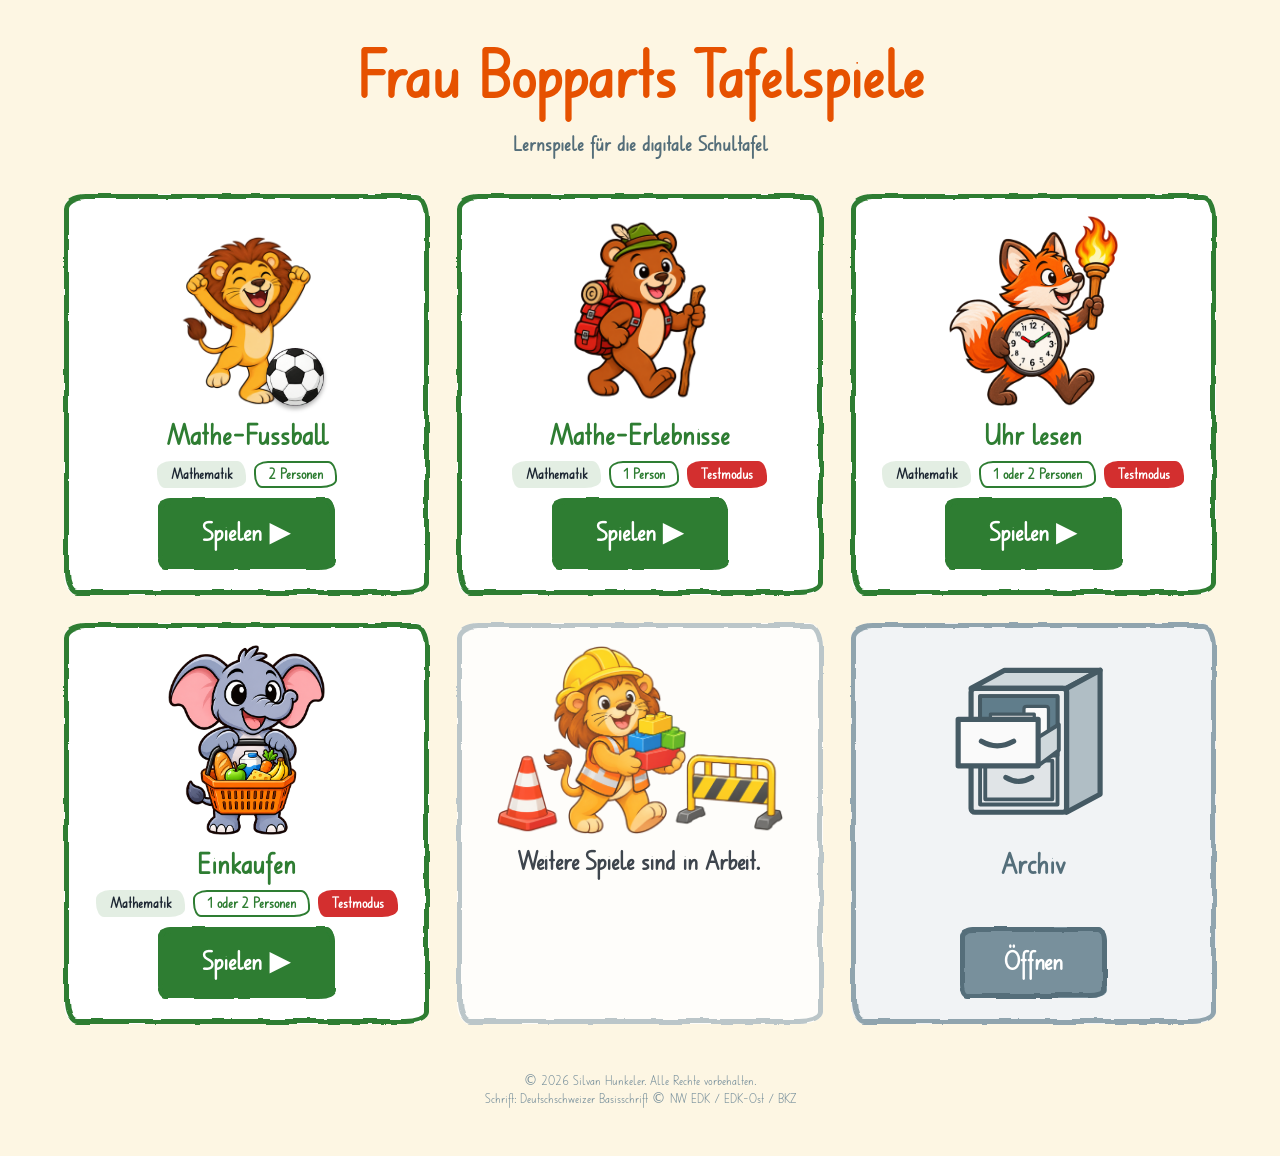
<file: index.html>
<!doctype html>
<html lang="de">
<head>
  <meta charset="utf-8">
  <meta name="viewport" content="width=device-width, initial-scale=1">
  <title>Frau Bopparts Tafelspiele</title>
  <meta name="description" content="Lernspiele für die digitale Schultafel">
  <!-- Vorschau beim Teilen (WhatsApp, Teams, E-Mail …) -->
  <meta property="og:type" content="website">
  <meta property="og:title" content="Frau Bopparts Tafelspiele">
  <meta property="og:description" content="Lernspiele für die digitale Schultafel">
  <meta property="og:url" content="https://boppart.info/">
  <meta property="og:image" content="https://boppart.info/vorschau.jpg">
  <meta property="og:image:width" content="1200">
  <meta property="og:image:height" content="630">
  <meta name="twitter:card" content="summary_large_image">
  <link rel="icon" href="data:image/svg+xml,<svg xmlns='http://www.w3.org/2000/svg' viewBox='0 0 100 100'><text y='.9em' font-size='90'>🎲</text></svg>">
  <link rel="stylesheet" href="gemeinsam/filz.css?v=2026-11-21b">
  <style>
    body { background: #fdf6e3; min-height: 100%; }
    .seite { max-width: 1200px; margin: 0 auto; padding: 32px 24px 48px; }
    .kopf { text-align: center; margin-bottom: 36px; }
    .kopf h1 { margin: 0; font-size: clamp(40px, 6vw, 72px); font-weight: 900; color: #e65100; }
    .kopf p { margin: 8px 0 0; font-size: 22px; color: #546e7a; font-weight: 600; }

    .kacheln { display: grid; grid-template-columns: repeat(auto-fill, minmax(280px, 1fr)); gap: 28px; }
    .kachel {
      display: flex; flex-direction: column; align-items: center; text-align: center;
      background: #fff; padding: 22px 22px 26px; text-decoration: none; color: inherit;
      --filz-dicke: 5px; --filz-farbe: var(--farbe, var(--strich));
      transition: transform .15s;
    }
    .kachel:hover, .kachel:focus-visible { transform: rotate(-1.2deg) scale(1.03); outline: none; }
    .kachel:active { transform: scale(.98); }
    .kachel-bild { width: 190px; height: 190px; display: grid; place-items: center; position: relative; }
    .kachel-bild img { width: 100%; height: 100%; max-height: 190px; object-fit: contain; }
    /* kleines Zusatzbild vorne unten, z. B. der Ball vor dem Löwen */
    .kachel-bild img.vorne { position: absolute; width: 58px; height: 58px; right: 18px; bottom: 0; filter: drop-shadow(0 3px 2px rgba(0,0,0,.3)); }
    .kachel h2 { margin: 10px 0 4px; font-size: 32px; font-weight: 900; color: var(--farbe, #1d2733); }
    .hinweise { display: flex; flex-wrap: wrap; justify-content: center; gap: 8px; margin-bottom: 10px; }
    .fach { display: inline-block; padding: 4px 14px; border-radius: var(--wackel-klein); background: var(--farbe-hell, #eceff1); font-weight: 800; font-size: 16px; }
    .modus { background: #fff; border: 2px solid var(--farbe, #546e7a); color: var(--farbe, #546e7a); padding: 2px 12px; }
    .kachel p { margin: 0 0 18px; font-size: 18px; color: #455a64; line-height: 1.35; }
    .kachel .knopf { pointer-events: none; margin-top: auto; line-height: 1.4; }  /* Knopf immer unten: alle Knöpfe einer Reihe auf derselben Höhe */
    .kachel.bald { opacity: .55; pointer-events: none; --filz-farbe: #b0bec5; }
    /* Spiel im Testmodus: normal anklickbar, mit rotem Hinweis «Testmodus» bei den Fächern */
    .test { background: #d32f2f; color: #fff; }
    .kachel.bald .kachel-bild { font-size: 110px; }
    /* Archiv-Ordner: grau hinterlegt, öffnet sich beim Antippen und zeigt die archivierten Spiele */
    .kachel.ordner { background: #f1f3f5; --filz-farbe: #90a4ae; cursor: pointer; font: inherit; border: 0; }
    .kachel.ordner h2 { color: #546e7a; }
    .kachel.ordner .knopf { background: #78909c; color: #fff; --filz-farbe: #546e7a; }
    .archiv { margin-top: 28px; padding: 26px; background: #f1f3f5; border-radius: var(--wackel-klein, 18px); }
    .archiv[hidden] { display: none; }
    .archiv h3 { margin: 0 0 18px; font-size: 26px; font-weight: 900; color: #546e7a; text-align: center; }
    .kachel.arbeit { opacity: .85; }
    .kachel.arbeit h2 { font-size: 28px; }
    .kachel.arbeit .kachel-bild { width: 100%; }
    footer { margin-top: 48px; text-align: center; color: #78909c; font-size: 14px; }
  </style>
</head>
<body>
  <!-- Filzstift-Effekt für alle Ränder -->
  <svg width="0" height="0" style="position:absolute" aria-hidden="true">
    <filter id="filz" x="-5%" y="-5%" width="110%" height="110%">
      <feTurbulence type="fractalNoise" baseFrequency="0.035" numOctaves="2" seed="7" result="rauschen"/>
      <feDisplacementMap in="SourceGraphic" in2="rauschen" scale="5" xChannelSelector="R" yChannelSelector="G"/>
    </filter>
  </svg>

  <main class="seite">
    <header class="kopf">
      <h1>Frau Bopparts Tafelspiele</h1>
      <p>Lernspiele für die digitale Schultafel</p>
    </header>

    <nav class="kacheln" id="kacheln" aria-label="Spiele"></nav>

    <footer>© 2026 Silvan Hunkeler. Alle Rechte vorbehalten.<br>Schrift: Deutschschweizer Basisschrift © NW EDK / EDK-Ost / BKZ</footer>
  </main>

  <script>
    /* =========================================================
       Liste aller Spiele.
       Für ein neues Spiel einfach einen weiteren Eintrag ergänzen.
       modus: Hinweis-Kachel mit der Anzahl Personen, z. B. «1 Person» (leer lassen, wenn keiner)
       farbe: vorerst bei allen Grün (später eine Farbe pro Fach)
       bald: true = Spiel noch im Test: anklickbar, mit rotem Hinweis «Testmodus»
       archiv: true = Spiel liegt im grauen Archiv-Ordner (sichtbar erst nach Antippen des Ordners)
       ========================================================= */
    const SPIELE = [
      {
        name: 'Mathe-Fussball',
        fach: 'Mathematik',
        modus: '2 Personen',   // Hinweis-Kachel unter dem Titel (leer lassen, wenn keiner)
        text: '',
        link: 'spiele/mathe-fussball/index.html',
        bild: 'spiele/mathe-fussball/bilder/figuren/loewe-jubel.png',
        vorne: 'spiele/mathe-fussball/bilder/ball.png',   // Zusatzbild vorne unten (leer lassen, wenn keins)
        farbe: '#2e7d32'
      },
      {
        name: 'Mathe-Erlebnisse',
        fach: 'Mathematik',
        modus: '1 Person',
        text: '',
        link: 'spiele/mathe-wanderung/index.html',
        bild: 'spiele/mathe-wanderung/bilder/baer-wandern.png',
        farbe: '#2e7d32',
        bald: true
      },
      {
        name: 'Uhr lesen',
        fach: 'Mathematik',
        modus: '1 oder 2 Personen',
        text: '',
        link: 'spiele/uhr-lesen/index.html',
        bild: 'spiele/uhr-lesen/bilder/kachel-fuchs.png',
        farbe: '#2e7d32',
        bald: true
      },
      {
        name: 'Einkaufen',
        fach: 'Mathematik',
        modus: '1 oder 2 Personen',
        text: '',
        link: 'spiele/einkaufen/index.html',
        bild: 'spiele/einkaufen/bilder/elefant-korb.png',
        farbe: '#2e7d32',
        bald: true
      },
      {
        name: 'Wasser-Tiere-Quiz',
        fach: 'NMG',
        modus: '1 Person',
        text: '',
        link: 'spiele/wasser-tiere-quiz/index.html',
        bild: 'spiele/wasser-tiere-quiz/kachel-boppi.png',
        farbe: '#0277bd',
        archiv: true   // liegt im Archiv-Ordner
      }
    ];

    const kacheln = document.getElementById('kacheln');
    const esc = s => String(s).replace(/[&<>"']/g, c => ({ '&': '&amp;', '<': '&lt;', '>': '&gt;', '"': '&quot;', "'": '&#39;' }[c]));
    const kachel = s => `
      <a class="kachel filz" href="${esc(s.link)}" style="--farbe:${s.farbe}; --farbe-hell:${s.farbe}22">
        <div class="kachel-bild"><img src="${esc(s.bild)}" alt="">${s.vorne ? `<img class="vorne" src="${esc(s.vorne)}" alt="">` : ''}</div>
        <h2>${esc(s.name)}</h2>
        <div class="hinweise">
          <span class="fach">${esc(s.fach)}</span>
          ${s.modus ? `<span class="fach modus">${esc(s.modus)}</span>` : ''}
          ${s.bald ? '<span class="fach test">Testmodus</span>' : ''}
        </div>
        ${s.text ? `<p>${esc(s.text)}</p>` : ''}
        <span class="knopf gross filz">Spielen ▶</span>
      </a>`;
    const archiviert = SPIELE.filter(s => s.archiv);
    kacheln.innerHTML = SPIELE.filter(s => !s.archiv).map(kachel).join('') + `
      <div class="kachel bald arbeit filz" aria-hidden="true">
        <div class="kachel-bild"><img src="bilder/baustelle.png" alt=""></div>
        <h2>Weitere Spiele sind in Arbeit.</h2>
      </div>` + (archiviert.length ? `
      <button type="button" class="kachel ordner filz" id="ordner" aria-expanded="false" aria-controls="archiv">
        <div class="kachel-bild"><img src="bilder/archiv.svg" alt="" style="width:160px"></div>
        <h2>Archiv</h2>
        <span class="knopf gross filz" id="ordner-knopf">Öffnen</span>
      </button>` : '');
    if (archiviert.length) {
      const archiv = document.createElement('section');
      archiv.className = 'archiv'; archiv.id = 'archiv'; archiv.hidden = true;
      archiv.innerHTML = '<h3>Archiv</h3><nav class="kacheln" aria-label="Archivierte Spiele">' + archiviert.map(kachel).join('') + '</nav>';
      kacheln.after(archiv);
      const ordner = document.getElementById('ordner');
      ordner.addEventListener('click', () => {
        archiv.hidden = !archiv.hidden;
        ordner.setAttribute('aria-expanded', String(!archiv.hidden));
        document.getElementById('ordner-knopf').textContent = archiv.hidden ? 'Öffnen' : 'Schliessen';
        if (!archiv.hidden) archiv.scrollIntoView({ behavior: 'smooth', block: 'start' });
      });
    }
  </script>
  <script data-goatcounter="https://sile.goatcounter.com/count" async src="https://gc.zgo.at/count.js"></script>
</body>
</html>
</file>
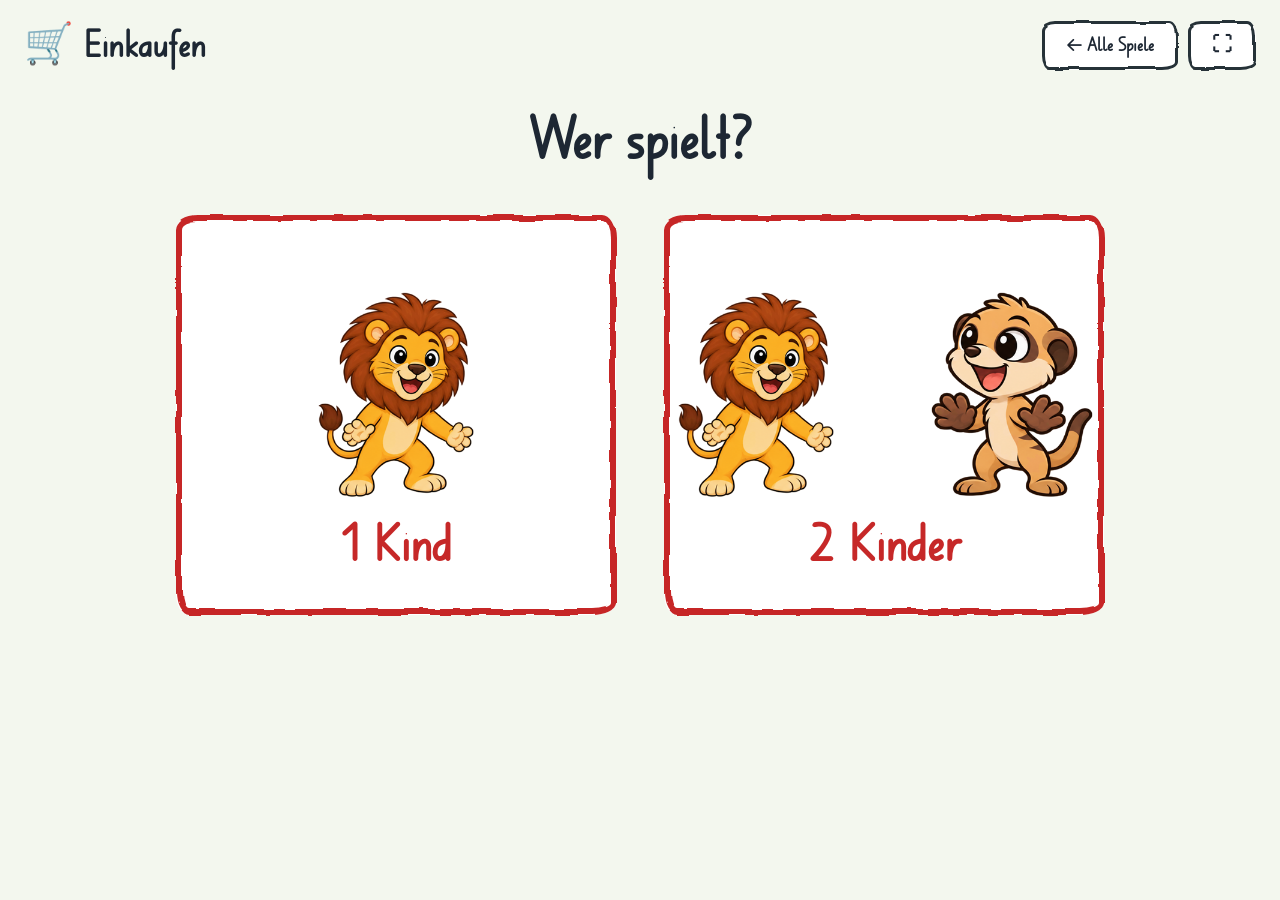
<file: spiele/einkaufen/index.html>
<!doctype html>
<html lang="de">
<head>
  <meta charset="utf-8">
  <meta name="viewport" content="width=device-width, initial-scale=1">
  <title>Einkaufen · Frau Bopparts Tafelspiele</title>
  <meta name="description" content="Im Markt einkaufen und Frankenbeträge zusammenzählen an der Schultafel">
  <!-- Vorschau beim Teilen (WhatsApp, Teams, E-Mail …) -->
  <meta property="og:type" content="website">
  <meta property="og:title" content="Einkaufen · Frau Bopparts Tafelspiele">
  <meta property="og:description" content="Im Markt einkaufen und Frankenbeträge zusammenzählen an der Schultafel">
  <meta property="og:url" content="https://boppart.info/spiele/einkaufen/">
  <meta property="og:image" content="https://boppart.info/vorschau.jpg">
  <meta property="og:image:width" content="1200">
  <meta property="og:image:height" content="630">
  <meta name="twitter:card" content="summary_large_image">
  <link rel="icon" href="data:image/svg+xml,<svg xmlns='http://www.w3.org/2000/svg' viewBox='0 0 100 100'><text y='.9em' font-size='90'>🛒</text></svg>">
  <link rel="stylesheet" href="../../gemeinsam/filz.css?v=2026-11-21b">
  <link rel="stylesheet" href="style.css?v=2026-11-21b">
</head>
<body>
  <!-- Filzstift-Effekt für alle Ränder -->
  <svg width="0" height="0" style="position:absolute" aria-hidden="true">
    <filter id="filz" x="-5%" y="-5%" width="110%" height="110%">
      <feTurbulence type="fractalNoise" baseFrequency="0.035" numOctaves="2" seed="7" result="rauschen"/>
      <feDisplacementMap in="SourceGraphic" in2="rauschen" scale="5" xChannelSelector="R" yChannelSelector="G"/>
    </filter>
    <!-- Stickerei: weisse Fäden schräg -->
    <pattern id="faden" width="5" height="5" patternUnits="userSpaceOnUse" patternTransform="rotate(35)">
      <rect width="5" height="5" fill="#ffffff"/>
      <rect width="1.4" height="5" fill="#e0d6c8"/>
    </pattern>
    <radialGradient id="gold-muenze" cx="38%" cy="34%" r="75%">
      <stop offset="0" stop-color="#fffde7"/>
      <stop offset=".35" stop-color="#ffd54f"/>
      <stop offset=".8" stop-color="#f9a825"/>
      <stop offset="1" stop-color="#c17900"/>
    </radialGradient>
  </svg>

  <!-- ============ WER SPIELT? ============ -->
  <section id="wahl" class="seite">
    <header class="kopf">
      <h1>🛒 Einkaufen</h1>
      <div>
        <a href="../../index.html" class="knopf hell filz zur-uebersicht">← Alle Spiele</a>
        <button class="knopf hell filz btn-vollbild" title="Vollbild ein/aus">⛶</button>
      </div>
    </header>
    <h2 class="wahl-frage">Wer spielt?</h2>
    <div class="wahl-knoepfe">
      <button class="wahl-gross filz" data-spieler="1">
        <span class="wahl-bilder"><img src="../mathe-fussball/bilder/figuren/loewe-stehen.png" alt=""></span>
        <span class="wahl-titel">1 Kind</span>
      </button>
      <button class="wahl-gross filz" data-spieler="2">
        <span class="wahl-bilder"><img src="../mathe-fussball/bilder/figuren/loewe-stehen.png" alt=""><img class="gespiegelt" src="../mathe-fussball/bilder/figuren/erdmaennchen-stehen.png" alt=""></span>
        <span class="wahl-titel">2 Kinder</span>
      </button>
    </div>
  </section>

  <!-- ============ EINSTELLUNGEN ============ -->
  <section id="einstellungen" class="seite versteckt">
    <header class="kopf">
      <h1>🛒 Einkaufen</h1>
      <div>
        <button id="btn-zur-wahl" class="knopf hell filz">← Wer spielt?</button>
        <button class="knopf hell filz btn-vollbild" title="Vollbild ein/aus">⛶</button>
      </div>
    </header>

    <div class="raster">
      <div class="karte team-karte filz" id="karte-0"></div>
      <div class="karte team-karte filz" id="karte-1"></div>

      <div class="karte breit filz">
        <h2>Aufgaben</h2>
        <div class="abschnitt">
          <div class="abschnitt-titel">Zahlenraum: Total höchstens</div>
          <div class="zr-zeile">
            <button class="wahl klein filz" data-zr="10">10 Fr.</button>
            <button class="wahl klein filz" data-zr="20">20 Fr.</button>
            <button class="wahl klein filz" data-zr="50">50 Fr.</button>
            <button class="wahl klein filz" data-zr="100">100 Fr.</button>
            <span class="zr-eigen">oder <span class="zahl-feld filz"><input type="text" id="e-zahlenraum" inputmode="numeric" maxlength="4"></span> Fr.</span>
          </div>
        </div>
        <div class="abschnitt">
          <div class="abschnitt-titel">Schwierigkeit</div>
          <div class="knopf-raster arten-raster">
            <button class="wahl filz" data-stufe="franken">Beginner <small>nur ganze Franken (13.00 Fr.)</small></button>
            <button class="wahl filz" data-stufe="zehn">Schwierig <small>10-Rappen-Schritte (13.20 Fr.)</small></button>
            <button class="wahl filz" data-stufe="fuenf">Sehr schwierig <small>5-Rappen-Schritte (13.25 Fr.)</small></button>
          </div>
        </div>
        <div class="abschnitt">
          <div class="abschnitt-titel">Produkte auf der Kasse: höchstens</div>
          <div class="zr-zeile" id="anzahl-zeile"></div>
          <label class="schalter-zeile"><input type="checkbox" id="e-selbst"><span class="schalter"></span>Die Kinder legen die Produkte selbst aufs Band (antippen, mindestens 2)</label>
        </div>
      </div>

      <div class="karte filz">
        <h2>Goldsäckchen</h2>
        <label class="feld-zeile">Säckchen bis zum Ziel
          <span class="zahl-feld filz"><input type="text" id="e-saecke" inputmode="numeric" maxlength="1"></span>
        </label>
        <p class="hinweis">1 bis 5. In jedes Säckchen passen 10 Münzen. Sind alle Säckchen voll, ist das Spiel fertig.</p>
      </div>

      <div class="karte filz" id="karte-ablauf">
        <h2>Ablauf</h2>
        <label class="feld-zeile">Wechselzeit (Sekunden)
          <span class="zahl-feld filz"><input type="text" id="e-wechsel" inputmode="numeric" maxlength="2"></span>
        </label>
        <p class="hinweis">Countdown zwischen den Aufgaben (nur bei 2 Kindern). 0 = sofort weiter.</p>
      </div>

      <div class="karte filz">
        <h2>Ton</h2>
        <label class="schalter-zeile"><input type="checkbox" id="e-ton"><span class="schalter"></span>Ton</label>
      </div>
    </div>

    <p id="fehler" class="fehler" role="alert"></p>
    <div class="anpfiff-zeile">
      <button id="btn-start" class="knopf gross filz">Los geht's! 🛒</button>
    </div>
  </section>

  <!-- ============ SPIEL ============ -->
  <section id="spiel" class="seite versteckt">
    <div id="buehne">

      <!-- Der Laden füllt die ganze Bühne; bei höheren Bildschirmen wird oben mehr vom Hintergrund sichtbar -->
      <div id="szene">
        <div id="laden">
          <div id="regal"><div class="regal-schild">Lebensmittel &amp; Haushalt</div></div>
          <div id="kuehlschrank"><div class="kuehl-schild">❄ Kühlregal</div><div class="kuehl-glas"></div></div>
          <div id="regal-produkte"></div>

          <div id="theke"><div id="band"><div id="band-streifen"></div></div><div id="scanner"></div></div>
          <img id="kassiererin" src="bilder/kassiererin.png" alt="Kassiererin">
          <div id="kassen-stange"></div>
          <div id="kassen-anzeige"><span id="anzeige-text">??? Fr.</span></div>
          <div id="sprechblase" title="Doppeltippen: Aufgabe überspringen">
            <svg viewBox="0 0 380 150" aria-hidden="true">
              <path d="M 30 8 H 350 Q 372 8 372 30 V 84 Q 372 106 350 106 H 92 L 18 146 L 52 106 H 30 Q 8 106 8 84 V 30 Q 8 8 30 8 Z" fill="#fff" stroke="#263238" stroke-width="5" stroke-linejoin="round"/>
            </svg>
            <span>Was kostet der Einkauf?</span>
          </div>
          <div id="band-bereich"></div>
          <div id="hinweis" class="versteckt"><span class="pfeil">⬅</span>Wähle, was Du einkaufen möchtest.</div>
          <button id="btn-zur-kasse" class="filz versteckt">Zur Kasse ✓</button>
          <div id="meldung"></div>
          <div class="saecke" id="saecke-0"></div>
          <div class="saecke" id="saecke-1"></div>
          <button id="btn-weiss-nicht" class="filz versteckt">Ich weiss es nicht</button>
          <div id="wechsel-box" class="versteckt">
            <svg id="wechsel-kreis" viewBox="-8 -8 116 116" aria-label="Countdown">
              <circle class="hinten" cx="50" cy="50" r="50"></circle>
              <circle class="spur" cx="50" cy="50" r="42"></circle>
              <circle class="rest" id="wechsel-rest" cx="50" cy="50" r="42" pathLength="100" transform="rotate(-90 50 50)"></circle>
              <text id="wechsel-sek" x="50" y="52" text-anchor="middle" dominant-baseline="middle">5</text>
              <g id="wechsel-vogel">
                <g class="vogel-koerper">
                  <image href="../mathe-fussball/bilder/vogel.png" x="-12" y="-12" width="24" height="24"></image>
                </g>
              </g>
            </svg>
            <div id="wechsel-hinweis">(Zum Starten antippen)</div>
          </div>
        </div>
        <div id="werkzeuge">
          <button id="btn-pause" class="filz" title="Menü (Spiel pausiert)">Menü</button>
          <button id="btn-ton" class="filz" title="Ton an/aus">🔊</button>
          <button class="filz btn-vollbild" title="Vollbild">⛶</button>
        </div>
      </div>

      <!-- Eingabe links (und rechts bei 2 Kindern) -->
      <div class="panel filz" id="panel-0"></div>
      <div class="panel filz" id="panel-1"></div>

      <div id="flieger"></div>

      <div id="pause-menue" class="overlay dunkel versteckt">
        <div class="menue-box filz">
          <h2>Pause</h2>
          <button id="btn-weiter" class="knopf gross filz">▶ Weiterspielen</button>
          <button id="btn-neustart" class="knopf hell filz">↻ Neu starten</button>
          <button id="btn-zu-einst" class="knopf hell filz">⚙ Spiel-Einstellungen</button>
          <a id="btn-spiel-wechseln" href="../../index.html" class="knopf hell filz zur-uebersicht">🎲 Spiel wechseln</a>
        </div>
      </div>

      <div id="ende" class="overlay dunkel versteckt">
        <div class="menue-box ende-box filz">
          <div id="ende-bild"></div>
          <h2 id="ende-text"></h2>
          <div id="ende-stand"></div>
          <div class="knopf-reihe">
            <button id="btn-nochmal" class="knopf gross filz">↻ Nochmal</button>
            <button id="btn-ende-einst" class="knopf hell filz">⚙ Einstellungen</button>
          </div>
        </div>
      </div>
    </div>
  </section>

  <script src="../../gemeinsam/hilfen.js?v=2026-11-21b"></script>
  <script src="produkte.js?v=2026-11-21b"></script>
  <script src="spiel.js?v=2026-11-21b"></script>
  <script data-goatcounter="https://sile.goatcounter.com/count" async src="https://gc.zgo.at/count.js"></script>
</body>
</html>
</file>
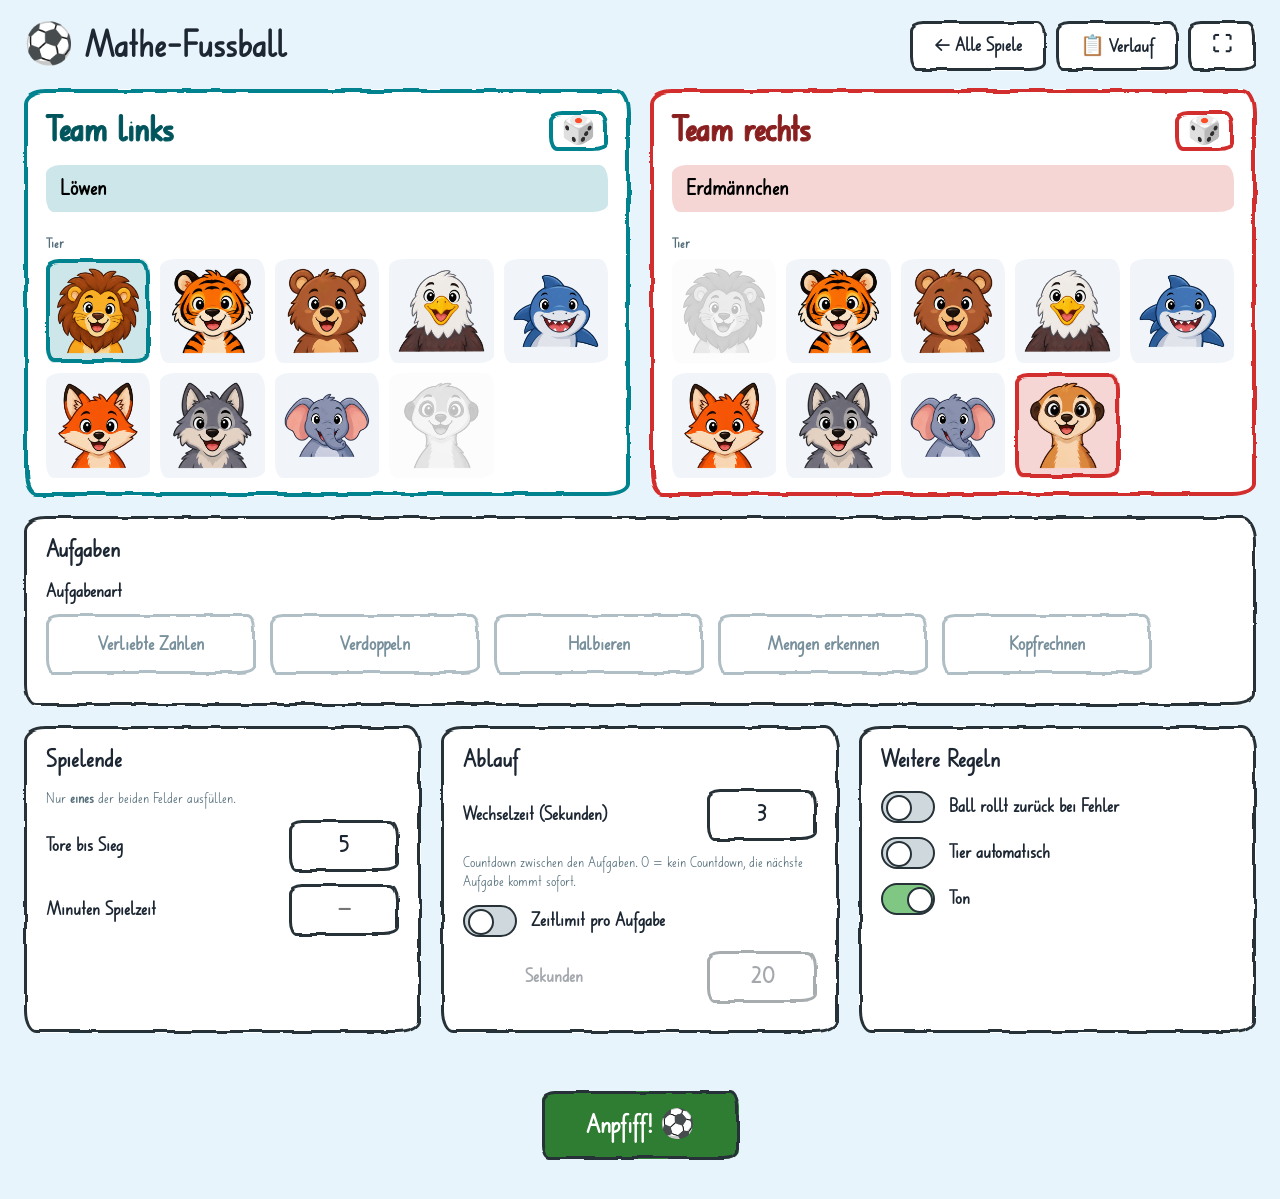
<file: spiele/mathe-fussball/index.html>
<!doctype html>
<html lang="de">
<head>
  <meta charset="utf-8">
  <meta name="viewport" content="width=device-width, initial-scale=1">
  <title>Mathe-Fussball · Frau Bopparts Tafelspiele</title>
  <meta name="description" content="Kopfrechnen im Duell an der Schultafel">
  <!-- Vorschau beim Teilen (WhatsApp, Teams, E-Mail …) -->
  <meta property="og:type" content="website">
  <meta property="og:title" content="Mathe-Fussball · Frau Bopparts Tafelspiele">
  <meta property="og:description" content="Kopfrechnen im Duell an der Schultafel">
  <meta property="og:url" content="https://boppart.info/spiele/mathe-fussball/">
  <meta property="og:image" content="https://boppart.info/vorschau.jpg">
  <meta property="og:image:width" content="1200">
  <meta property="og:image:height" content="630">
  <meta name="twitter:card" content="summary_large_image">
  <link rel="icon" href="data:image/svg+xml,<svg xmlns='http://www.w3.org/2000/svg' viewBox='0 0 100 100'><text y='.9em' font-size='90'>⚽</text></svg>">
  <link rel="stylesheet" href="../../gemeinsam/filz.css?v=2026-11-21b">
  <link rel="stylesheet" href="style.css?v=2026-11-21b">
</head>
<body>
  <!-- Filzstift-Effekt für alle Ränder -->
  <svg width="0" height="0" style="position:absolute" aria-hidden="true">
    <filter id="filz" x="-5%" y="-5%" width="110%" height="110%">
      <feTurbulence type="fractalNoise" baseFrequency="0.035" numOctaves="2" seed="7" result="rauschen"/>
      <feDisplacementMap in="SourceGraphic" in2="rauschen" scale="5" xChannelSelector="R" yChannelSelector="G"/>
    </filter>
  </svg>

  <!-- ============ EINSTELLUNGEN ============ -->
  <section id="einstellungen" class="seite">
    <header class="kopf">
      <h1>⚽ Mathe-Fussball</h1>
      <div>
        <a href="../../index.html" class="knopf hell filz zur-uebersicht">← Alle Spiele</a>
        <button id="btn-verlauf-einst" class="knopf hell filz">📋 Verlauf</button>
        <button id="btn-vollbild-einst" class="knopf hell filz" title="Vollbild ein/aus">⛶</button>
      </div>
    </header>

    <div class="raster">
      <div class="karte team-karte filz" id="karte-0"></div>
      <div class="karte team-karte filz" id="karte-1"></div>

      <div class="karte breit filz" id="karte-aufgaben">
        <h2>Aufgaben</h2>

        <div class="abschnitt">
          <div class="abschnitt-titel">Aufgabenart</div>
          <div class="knopf-raster arten-raster">
            <button class="wahl filz" data-art="verliebt">Verliebte Zahlen</button>
            <button class="wahl filz" data-art="doppelt">Verdoppeln</button>
            <button class="wahl filz" data-art="haelfte">Halbieren</button>
            <button class="wahl filz" data-art="mengen">Mengen erkennen</button>
            <button class="wahl filz" data-art="kopfrechnen">Kopfrechnen</button>
          </div>
        </div>

        <!-- Nur sichtbar, wenn "Kopfrechnen" gewählt ist -->
        <div id="kopfrechnen-optionen">
        <div class="abschnitt">
          <div class="abschnitt-titel">Zahlenraum bis</div>
          <div class="knopf-raster">
            <button class="wahl filz" data-zr="10">10</button>
            <button class="wahl filz" data-zr="20">20</button>
            <button class="wahl filz" data-zr="100">100</button>
            <button class="wahl filz" data-zr="1000">1000</button>
            <div class="zelle">
              <label class="eigene filz"><span class="stift" aria-hidden="true">✎</span><input type="text" id="e-zahlenraum" inputmode="numeric" maxlength="4" aria-label="Eigene Zahl für den Zahlenraum"></label>
              <span class="unter blau">eigene Zahl tippen</span>
            </div>
          </div>
        </div>

        <div class="abschnitt">
          <div class="abschnitt-titel">Rechenarten</div>
          <div class="knopf-raster">
            <button class="wahl filz" data-op="plus">Plus</button>
            <button class="wahl filz" data-op="minus">Minus</button>
            <button class="wahl filz" data-op="mal">Mal</button>
            <button class="wahl filz" data-op="geteilt">Geteilt</button>
          </div>
        </div>

        <div class="abschnitt" id="abschnitt-plusminus">
          <div class="abschnitt-titel">Plus und Minus</div>
          <div class="knopf-raster">
            <div class="zelle"><button class="wahl filz" id="e-zueb" title="Zehnerübergang">Z.Üb.</button></div>
            <div></div>
            <div class="zelle"><button class="wahl filz" data-stellen="ZE" title="2. Zahl mit Zehnern + Einern">ZE</button></div>
            <div class="zelle"><button class="wahl filz" data-stellen="E" title="2. Zahl nur Einer">E</button></div>
          </div>
        </div>

        <div class="abschnitt" id="abschnitt-reihen">
          <div class="abschnitt-titel">Einmaleins-Reihen</div>
          <div class="knopf-raster" id="reihen"></div>
        </div>
        </div><!-- /kopfrechnen-optionen -->
      </div>

      <div class="karte filz">
        <h2>Spielende</h2>
        <p class="hinweis">Nur <b>eines</b> der beiden Felder ausfüllen.</p>
        <label class="feld-zeile">Tore bis Sieg
          <span class="zahl-feld filz"><input type="text" id="e-tore" inputmode="numeric" maxlength="2" placeholder="–"></span>
        </label>
        <label class="feld-zeile">Minuten Spielzeit
          <span class="zahl-feld filz"><input type="text" id="e-minuten" inputmode="numeric" maxlength="2" placeholder="–"></span>
        </label>
      </div>

      <div class="karte filz">
        <h2>Ablauf</h2>
        <label class="feld-zeile">Wechselzeit (Sekunden)
          <span class="zahl-feld filz"><input type="text" id="e-wechsel" inputmode="numeric" maxlength="2"></span>
        </label>
        <p class="hinweis">Countdown zwischen den Aufgaben. 0 = kein Countdown, die nächste Aufgabe kommt sofort.</p>
        <label class="schalter-zeile"><input type="checkbox" id="e-zeitlimit-an"><span class="schalter"></span>Zeitlimit pro Aufgabe</label>
        <label class="feld-zeile eingerueckt" id="zeile-sekunden">Sekunden
          <span class="zahl-feld filz"><input type="text" id="e-zeitlimit-sek" inputmode="numeric" maxlength="2"></span>
        </label>
      </div>

      <div class="karte filz">
        <h2>Weitere Regeln</h2>
        <label class="schalter-zeile"><input type="checkbox" id="e-rueckrollen"><span class="schalter"></span>Ball rollt zurück bei Fehler</label>
        <label class="schalter-zeile"><input type="checkbox" id="e-auto"><span class="schalter"></span>Tier automatisch</label>
        <label class="schalter-zeile"><input type="checkbox" id="e-ton"><span class="schalter"></span>Ton</label>
      </div>
    </div>

    <p id="fehler" class="fehler" role="alert"></p>
    <div class="anpfiff-zeile">
      <button id="btn-anpfiff" class="knopf gross filz">Anpfiff! ⚽</button>
    </div>
  </section>

  <!-- ============ SPIEL ============ -->
  <section id="spiel" class="seite versteckt">
    <div id="buehne">

      <!-- Spielfeld oben über die ganze Breite -->
      <div id="feld">
        <div id="sonne"></div>
        <div class="wolke" id="wolke-1"></div>
        <div class="wolke" id="wolke-2"></div>
        <div class="wolke" id="wolke-3"></div>
        <div id="rasen">
          <div class="mittellinie"></div>
          <div class="mittelkreis"></div>
        </div>
        <div class="tor" id="tor-links"></div>
        <div class="tor" id="tor-rechts"></div>
        <div class="figur" id="figur-0"></div>
        <div class="figur" id="figur-1"></div>
        <div id="ball"></div>

        <div id="oben">
          <div id="anzeigetafel" class="filz">
            <span class="tafel-team" id="tafel-0"></span>
            <span id="torstand"><span id="tore-0">0</span><span class="doppelpunkt">:</span><span id="tore-1">0</span></span>
            <span class="tafel-team rechts" id="tafel-1"></span>
          </div>
          <div id="ziel"></div>
        </div>
        <div id="werkzeuge">
          <button id="btn-pause" class="filz" title="Menü (Spiel pausiert)">Menü</button>
          <button id="btn-ton" class="filz" title="Ton an/aus">🔊</button>
          <button id="btn-vollbild" class="filz" title="Vollbild">⛶</button>
        </div>
      </div>

      <!-- Unten: Tastatur – Aufgabe – Tastatur -->
      <div class="panel filz" id="panel-0"></div>

      <div id="mitte">
        <div id="aufgabe-box" class="filz">
          <div id="mengen-bild" class="versteckt"></div>
          <div id="aufgabe-text"></div>
          <div id="zeitbalken"><div id="zeitbalken-fuellung"></div></div>
        </div>
        <div id="wechsel-box" class="filz versteckt">
          <!-- Kreisrunder Countdown: ein Vogel fliegt im Kreis und "frisst" den Ring, in der Mitte die Sekunden -->
          <svg id="wechsel-kreis" viewBox="-8 -8 116 116" aria-label="Countdown">
            <circle class="spur" cx="50" cy="50" r="42"></circle>
            <circle class="rest" id="wechsel-rest" cx="50" cy="50" r="42" pathLength="100" transform="rotate(-90 50 50)"></circle>
            <text id="wechsel-sek" x="50" y="52" text-anchor="middle" dominant-baseline="middle">5</text>
            <g id="wechsel-vogel">
              <g class="vogel-koerper">
                <image href="bilder/vogel.png" x="-12" y="-12" width="24" height="24"></image>
              </g>
            </g>
          </svg>
          <div id="wechsel-hinweis">(Zum Starten antippen)</div>
        </div>
      </div>

      <div class="panel filz" id="panel-1"></div>

      <!-- Overlays -->
      <div id="jubel" class="overlay versteckt">
        <div id="jubel-figur"></div>
        <div id="jubel-text"></div>
      </div>

      <div id="pause-menue" class="overlay dunkel versteckt">
        <div class="menue-box filz">
          <h2>Pause</h2>
          <button id="btn-weiter" class="knopf gross filz">▶ Weiterspielen</button>
          <button id="btn-neustart" class="knopf hell filz">↻ Neu starten</button>
          <button id="btn-zu-einst" class="knopf hell filz">⚙ Spiel-Einstellungen</button>
          <a id="btn-spiel-wechseln" href="../../index.html" class="knopf hell filz zur-uebersicht">🎲 Spiel wechseln</a>
        </div>
      </div>

      <div id="ende" class="overlay dunkel versteckt">
        <div class="menue-box ende-box filz">
          <div id="ende-bild"></div>
          <h2 id="ende-text"></h2>
          <div id="ende-stand"></div>
          <div class="knopf-reihe">
            <button id="btn-nochmal" class="knopf gross filz">↻ Nochmal</button>
            <button id="btn-ende-einst" class="knopf hell filz">⚙ Einstellungen</button>
            <button id="btn-ende-verlauf" class="knopf hell filz">📋 Verlauf</button>
          </div>
        </div>
      </div>

      <div id="konfetti"></div>
    </div>
  </section>

  <!-- ============ VERLAUF ============ -->
  <section id="verlauf" class="seite versteckt">
    <header class="kopf">
      <h1>📋 Verlauf</h1>
      <div>
        <button id="btn-verlauf-loeschen" class="knopf hell filz">🗑 Verlauf löschen</button>
        <button id="btn-verlauf-zurueck" class="knopf filz">← Zurück</button>
      </div>
    </header>
    <div id="verlauf-inhalt" class="filz"></div>
  </section>

  <script src="../../gemeinsam/hilfen.js?v=2026-11-21b"></script>
  <script src="mengen.js?v=2026-11-21b"></script>
  <script src="../../gemeinsam/mathe-aufgaben.js?v=2026-11-21b"></script>
  <script src="spiel.js?v=2026-11-21b"></script>
  <script data-goatcounter="https://sile.goatcounter.com/count" async src="https://gc.zgo.at/count.js"></script>
</body>
</html>
</file>
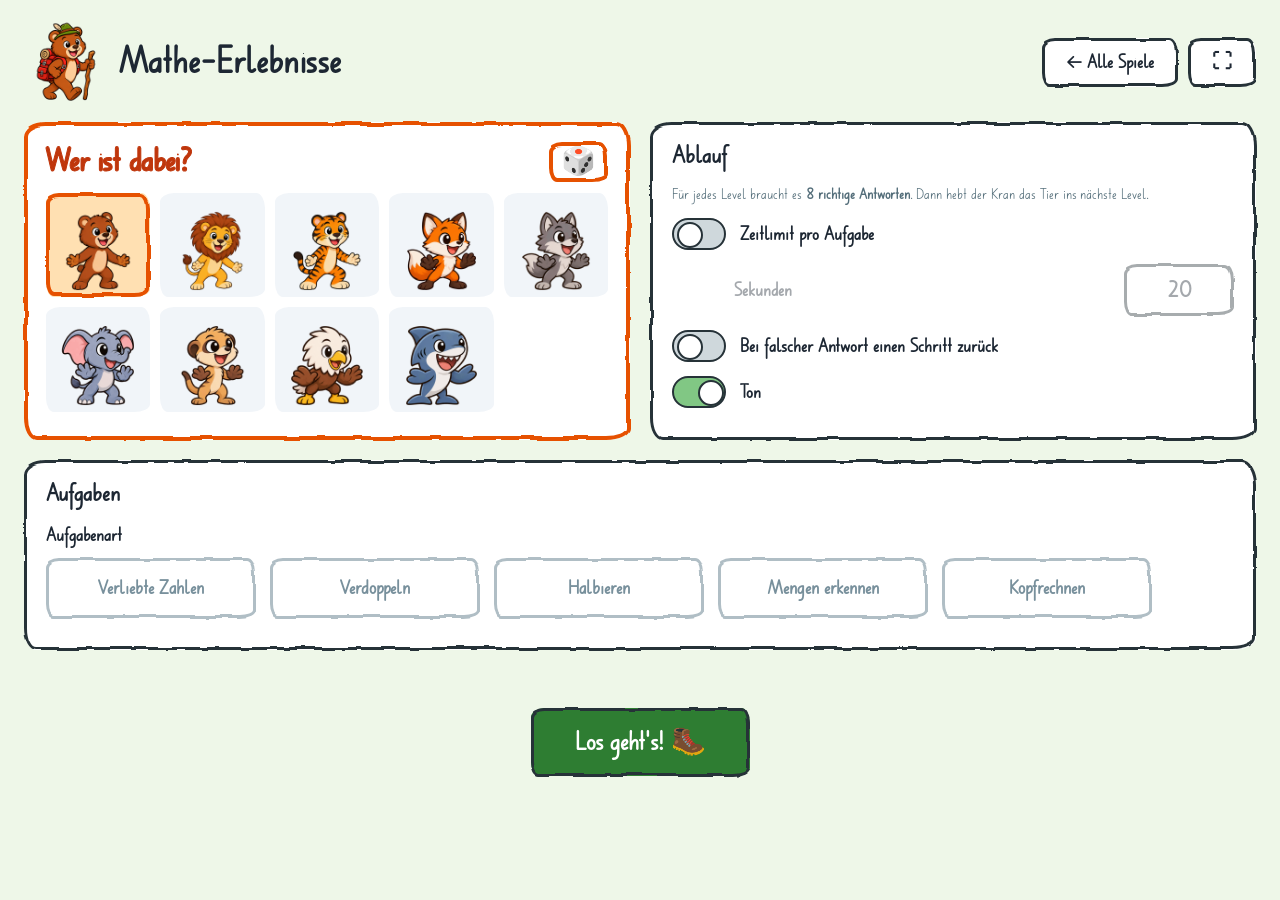
<file: spiele/mathe-wanderung/index.html>
<!doctype html>
<html lang="de">
<head>
  <meta charset="utf-8">
  <meta name="viewport" content="width=device-width, initial-scale=1">
  <title>Mathe-Erlebnisse · Frau Bopparts Tafelspiele</title>
  <meta name="description" content="Rechnen und wandern: mit 8 richtigen Antworten durch jedes Level">
  <meta property="og:type" content="website">
  <meta property="og:title" content="Mathe-Erlebnisse · Frau Bopparts Tafelspiele">
  <meta property="og:description" content="Rechnen und wandern: mit 8 richtigen Antworten durch jedes Level">
  <meta property="og:url" content="https://boppart.info/spiele/mathe-wanderung/">
  <meta property="og:image" content="https://boppart.info/vorschau.jpg">
  <meta property="og:image:width" content="1200">
  <meta property="og:image:height" content="630">
  <meta name="twitter:card" content="summary_large_image">
  <link rel="icon" href="data:image/svg+xml,<svg xmlns='http://www.w3.org/2000/svg' viewBox='0 0 100 100'><text y='.9em' font-size='90'>🥾</text></svg>">
  <link rel="stylesheet" href="../../gemeinsam/filz.css?v=2026-11-21b">
  <link rel="stylesheet" href="style.css?v=2026-11-21b">
</head>
<body>
  <!-- Filzstift-Effekt für alle Ränder -->
  <svg width="0" height="0" style="position:absolute" aria-hidden="true">
    <filter id="filz" x="-5%" y="-5%" width="110%" height="110%">
      <feTurbulence type="fractalNoise" baseFrequency="0.035" numOctaves="2" seed="7" result="rauschen"/>
      <feDisplacementMap in="SourceGraphic" in2="rauschen" scale="5" xChannelSelector="R" yChannelSelector="G"/>
    </filter>
  </svg>

  <!-- ============ EINSTELLUNGEN ============ -->
  <section id="einstellungen" class="seite">
    <header class="kopf">
      <h1><img src="bilder/baer-wandern.png" alt="" class="titel-bild"> Mathe-Erlebnisse</h1>
      <div>
        <a href="../../index.html" class="knopf hell filz zur-uebersicht">← Alle Spiele</a>
        <button id="btn-vollbild-einst" class="knopf hell filz" title="Vollbild ein/aus">⛶</button>
      </div>
    </header>

    <div class="raster">
      <div class="karte tier-karte filz" id="karte-tier"></div>

      <div class="karte halb filz">
        <h2>Ablauf</h2>
        <p class="hinweis">Für jedes Level braucht es <b>8 richtige Antworten</b>. Dann hebt der Kran das Tier ins nächste Level.</p>
        <label class="schalter-zeile"><input type="checkbox" id="e-zeitlimit-an"><span class="schalter"></span>Zeitlimit pro Aufgabe</label>
        <label class="feld-zeile eingerueckt" id="zeile-sekunden">Sekunden
          <span class="zahl-feld filz"><input type="text" id="e-zeitlimit-sek" inputmode="numeric" maxlength="2"></span>
        </label>
        <label class="schalter-zeile"><input type="checkbox" id="e-zurueck"><span class="schalter"></span>Bei falscher Antwort einen Schritt zurück</label>
        <label class="schalter-zeile"><input type="checkbox" id="e-ton"><span class="schalter"></span>Ton</label>
      </div>

      <div class="karte breit filz" id="karte-aufgaben">
        <h2>Aufgaben</h2>

        <div class="abschnitt">
          <div class="abschnitt-titel">Aufgabenart</div>
          <div class="knopf-raster arten-raster">
            <button class="wahl filz" data-art="verliebt">Verliebte Zahlen</button>
            <button class="wahl filz" data-art="doppelt">Verdoppeln</button>
            <button class="wahl filz" data-art="haelfte">Halbieren</button>
            <button class="wahl filz" data-art="mengen">Mengen erkennen</button>
            <button class="wahl filz" data-art="kopfrechnen">Kopfrechnen</button>
          </div>
        </div>

        <!-- Nur sichtbar, wenn "Kopfrechnen" gewählt ist -->
        <div id="kopfrechnen-optionen">
        <div class="abschnitt">
          <div class="abschnitt-titel">Zahlenraum bis</div>
          <div class="knopf-raster">
            <button class="wahl filz" data-zr="10">10</button>
            <button class="wahl filz" data-zr="20">20</button>
            <button class="wahl filz" data-zr="100">100</button>
            <button class="wahl filz" data-zr="1000">1000</button>
            <div class="zelle">
              <label class="eigene filz"><span class="stift" aria-hidden="true">✎</span><input type="text" id="e-zahlenraum" inputmode="numeric" maxlength="4" aria-label="Eigene Zahl für den Zahlenraum"></label>
              <span class="unter blau">eigene Zahl tippen</span>
            </div>
          </div>
        </div>

        <div class="abschnitt">
          <div class="abschnitt-titel">Rechenarten</div>
          <div class="knopf-raster">
            <button class="wahl filz" data-op="plus">Plus</button>
            <button class="wahl filz" data-op="minus">Minus</button>
            <button class="wahl filz" data-op="mal">Mal</button>
            <button class="wahl filz" data-op="geteilt">Geteilt</button>
          </div>
        </div>

        <div class="abschnitt" id="abschnitt-plusminus">
          <div class="abschnitt-titel">Plus und Minus</div>
          <div class="knopf-raster">
            <div class="zelle"><button class="wahl filz" id="e-zueb" title="Zehnerübergang">Z.Üb.</button></div>
            <div></div>
            <div class="zelle"><button class="wahl filz" data-stellen="ZE" title="2. Zahl mit Zehnern + Einern">ZE</button></div>
            <div class="zelle"><button class="wahl filz" data-stellen="E" title="2. Zahl nur Einer">E</button></div>
          </div>
        </div>

        <div class="abschnitt" id="abschnitt-reihen">
          <div class="abschnitt-titel">Einmaleins-Reihen</div>
          <div class="knopf-raster" id="reihen"></div>
        </div>
        </div><!-- /kopfrechnen-optionen -->
      </div>
    </div>

    <p id="fehler" class="fehler" role="alert"></p>
    <div class="start-zeile">
      <button id="btn-start" class="knopf gross filz">Los geht's! 🥾</button>
    </div>
  </section>

  <!-- ============ SPIEL ============ -->
  <section id="spiel" class="seite versteckt">
    <div id="buehne">

      <!-- Welt oben über die ganze Breite -->
      <div id="feld">
        <div id="hinten"></div>
        <div id="akteur"><div class="akteur-innen"></div></div>
        <div id="vorne"></div>
        <svg id="kran" viewBox="0 0 1600 520" aria-hidden="true">
          <defs>
            <pattern id="kran-gitter" width="40" height="34" patternUnits="userSpaceOnUse">
              <rect width="40" height="34" fill="#fbc02d"/>
              <path d="M0 34 L20 0 L40 34" fill="none" stroke="#263238" stroke-width="4"/>
            </pattern>
            <pattern id="kran-kette" width="14" height="22" patternUnits="userSpaceOnUse">
              <rect x="2" y="1" width="10" height="13" rx="5" fill="none" stroke="#455a64" stroke-width="3.5"/>
              <rect x="5.5" y="11" width="3" height="11" fill="#78909c"/>
            </pattern>
          </defs>
          <g id="kran-ausleger">
            <rect x="0" y="-4" width="2200" height="38" fill="url(#kran-gitter)" stroke="#263238" stroke-width="4"/>
            <path d="M0 -4 H2200 M0 34 H2200" stroke="#263238" stroke-width="5"/>
          </g>
          <g id="kran-katze">
            <rect id="kran-kette-band" x="-7" y="44" width="14" height="10" fill="url(#kran-kette)"/>
            <rect x="-34" y="26" width="68" height="26" rx="5" fill="#e65100" stroke="#263238" stroke-width="4"/>
            <circle cx="-18" cy="28" r="7" fill="#455a64" stroke="#263238" stroke-width="3"/><circle cx="18" cy="28" r="7" fill="#455a64" stroke="#263238" stroke-width="3"/>
            <g id="kran-haken">
              <rect x="-16" y="-6" width="32" height="20" rx="5" fill="#ffb300" stroke="#263238" stroke-width="4"/>
              <path d="M0 14 V30 Q0 52 -16 50 Q-30 48 -28 34" fill="none" stroke="#263238" stroke-width="12" stroke-linecap="round"/>
              <path d="M0 14 V30 Q0 52 -16 50 Q-30 48 -28 34" fill="none" stroke="#b0bec5" stroke-width="6" stroke-linecap="round"/>
            </g>
          </g>
        </svg>

        <div id="level-anzeige" class="filz">
          <div id="level-nummer">Level 1</div>
          <div id="welt-name"></div>
          <div id="stufen-punkte"></div>
        </div>
        <div id="werkzeuge">
          <button id="btn-pause" class="filz" title="Menü (Spiel pausiert)">Menü</button>
          <button id="btn-ton" class="filz" title="Ton an/aus">🔊</button>
          <button id="btn-vollbild" class="filz" title="Vollbild">⛶</button>
        </div>
        <div id="geschafft" class="versteckt"></div>
      </div>

      <!-- Unten: Aufgabe – Tastatur -->
      <div id="mitte">
        <div id="aufgabe-box" class="filz">
          <div id="mengen-bild" class="versteckt"></div>
          <div id="aufgabe-text"></div>
          <div id="zeitbalken"><div id="zeitbalken-fuellung"></div></div>
        </div>
        <!-- klein, unten links in der Aufgabe: Lösung zeigen, kein Schritt, dann die nächste Aufgabe -->
        <button id="btn-weiss-nicht" class="filz">Ich weiss es nicht</button>
        <div id="wechsel-box" class="filz versteckt">
          <svg id="wechsel-kreis" viewBox="-8 -8 116 116" aria-label="Countdown">
            <circle class="spur" cx="50" cy="50" r="42"></circle>
            <circle class="rest" id="wechsel-rest" cx="50" cy="50" r="42" pathLength="100" transform="rotate(-90 50 50)"></circle>
            <text id="wechsel-sek" x="50" y="52" text-anchor="middle" dominant-baseline="middle">3</text>
            <g id="wechsel-vogel"><g class="vogel-koerper"><image href="../mathe-fussball/bilder/vogel.png" x="-12" y="-12" width="24" height="24"></image></g></g>
          </svg>
          <div id="wechsel-hinweis">(Zum Starten antippen)</div>
        </div>
      </div>

      <div class="panel filz" id="panel"></div>

      <!-- Overlays -->
      <div id="pause-menue" class="overlay dunkel versteckt">
        <div class="menue-box filz">
          <h2>Pause</h2>
          <div id="pause-stand"></div>
          <button id="btn-weiter" class="knopf gross filz">▶ Weiterwandern</button>
          <button id="btn-neustart" class="knopf hell filz">↻ Neu starten (Level 1)</button>
          <button id="btn-zu-einst" class="knopf hell filz">⚙ Spiel-Einstellungen</button>
          <a id="btn-spiel-wechseln" href="../../index.html" class="knopf hell filz zur-uebersicht">🎲 Spiel wechseln</a>
        </div>
      </div>
      <div id="konfetti"></div>
    </div>
  </section>

  <script src="../../gemeinsam/hilfen.js?v=2026-11-21b"></script>
  <script>const MENGEN_PFAD = '../mathe-fussball/bilder/mengen/';</script>
  <script src="../mathe-fussball/mengen.js?v=2026-11-21b"></script>
  <script src="../../gemeinsam/mathe-aufgaben.js?v=2026-11-21b"></script>
  <script src="welten.js?v=2026-11-21b"></script>
  <script src="spiel.js?v=2026-11-21b"></script>
  <script data-goatcounter="https://sile.goatcounter.com/count" async src="https://gc.zgo.at/count.js"></script>
</body>
</html>
</file>
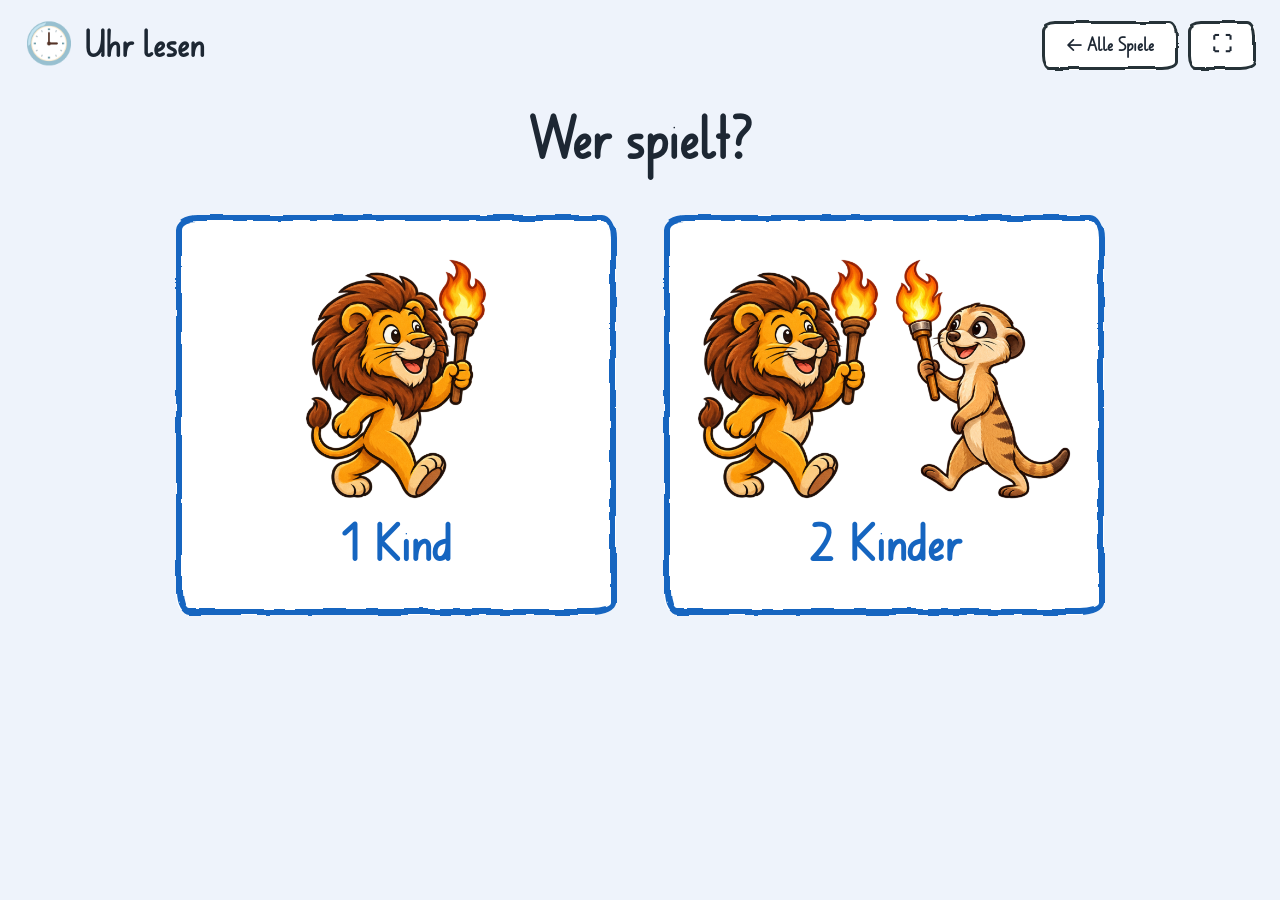
<file: spiele/uhr-lesen/index.html>
<!doctype html>
<html lang="de">
<head>
  <meta charset="utf-8">
  <meta name="viewport" content="width=device-width, initial-scale=1">
  <title>Uhr lesen · Frau Bopparts Tafelspiele</title>
  <meta name="description" content="Uhrzeiten lesen und Uhren stellen an der Schultafel">
  <!-- Vorschau beim Teilen (WhatsApp, Teams, E-Mail …) -->
  <meta property="og:type" content="website">
  <meta property="og:title" content="Uhr lesen · Frau Bopparts Tafelspiele">
  <meta property="og:description" content="Uhrzeiten lesen und Uhren stellen an der Schultafel">
  <meta property="og:url" content="https://boppart.info/spiele/uhr-lesen/">
  <meta property="og:image" content="https://boppart.info/vorschau.jpg">
  <meta property="og:image:width" content="1200">
  <meta property="og:image:height" content="630">
  <meta name="twitter:card" content="summary_large_image">
  <link rel="icon" href="data:image/svg+xml,<svg xmlns='http://www.w3.org/2000/svg' viewBox='0 0 100 100'><text y='.9em' font-size='90'>🕒</text></svg>">
  <link rel="stylesheet" href="../../gemeinsam/filz.css?v=2026-11-21b">
  <link rel="stylesheet" href="style.css?v=2026-11-21b">
</head>
<body>
  <!-- Filzstift-Effekt für alle Ränder -->
  <svg width="0" height="0" style="position:absolute" aria-hidden="true">
    <filter id="filz" x="-5%" y="-5%" width="110%" height="110%">
      <feTurbulence type="fractalNoise" baseFrequency="0.035" numOctaves="2" seed="7" result="rauschen"/>
      <feDisplacementMap in="SourceGraphic" in2="rauschen" scale="5" xChannelSelector="R" yChannelSelector="G"/>
    </filter>
  </svg>

  <!-- ============ WER SPIELT? ============ -->
  <section id="wahl" class="seite">
    <header class="kopf">
      <h1>🕒 Uhr lesen</h1>
      <div>
        <a href="../../index.html" class="knopf hell filz zur-uebersicht">← Alle Spiele</a>
        <button class="knopf hell filz btn-vollbild" title="Vollbild ein/aus">⛶</button>
      </div>
    </header>
    <h2 class="wahl-frage">Wer spielt?</h2>
    <div class="wahl-knoepfe">
      <button class="wahl-gross filz" data-spieler="1">
        <span class="wahl-bilder"><img src="bilder/fackel/loewe.png" alt=""></span>
        <span class="wahl-titel">1 Kind</span>
      </button>
      <button class="wahl-gross filz" data-spieler="2">
        <span class="wahl-bilder"><img src="bilder/fackel/loewe.png" alt=""><img class="gespiegelt" src="bilder/fackel/erdmaennchen.png" alt=""></span>
        <span class="wahl-titel">2 Kinder</span>
      </button>
    </div>
  </section>

  <!-- ============ EINSTELLUNGEN ============ -->
  <section id="einstellungen" class="seite versteckt">
    <header class="kopf">
      <h1>🕒 Uhr lesen</h1>
      <div>
        <button id="btn-zur-wahl" class="knopf hell filz">← Wer spielt?</button>
        <button class="knopf hell filz btn-vollbild" title="Vollbild ein/aus">⛶</button>
      </div>
    </header>

    <div class="raster">
      <div class="karte team-karte filz" id="karte-0"></div>
      <div class="karte team-karte filz" id="karte-1"></div>

      <div class="karte breit filz">
        <h2>Aufgaben</h2>
        <div class="abschnitt">
          <div class="abschnitt-titel">Aufgabenart</div>
          <div class="knopf-raster arten-raster">
            <button class="wahl filz" data-art="lesen">Uhr lesen <small>(Zeit eintippen)</small></button>
            <button class="wahl filz" data-art="stellen">Uhr stellen <small>(Zeiger ziehen)</small></button>
          </div>
        </div>
        <div class="abschnitt">
          <div class="abschnitt-titel">Uhrzeiten</div>
          <div class="knopf-raster arten-raster">
            <button class="wahl filz" data-zeit="ganz">Ganze Stunden <small>(15:00)</small></button>
            <button class="wahl filz" data-zeit="halb">Halbe Stunden <small>(15:30)</small></button>
            <button class="wahl filz" data-zeit="viertel">Viertelstunden <small>(15:15)</small></button>
          </div>
        </div>
        <div class="abschnitt">
          <div class="abschnitt-titel">Zifferblatt</div>
          <div class="blatt-raster" id="blatt-raster"></div>
        </div>
        <div class="abschnitt">
          <label class="schalter-zeile"><input type="checkbox" id="e-nachmittag"><span class="schalter"></span>Beim Uhr stellen auch Nachmittagszeiten zeigen (z. B. 15:15)</label>
          <label class="schalter-zeile"><input type="checkbox" id="e-doppelpunkt"><span class="schalter"></span>Doppelpunkt automatisch einsetzen</label>
          <p class="hinweis eingerueckt">Fehlt der Doppelpunkt, wird er beim OK eingefügt: 315 → 3:15, 1530 → 15:30.</p>
          <label class="schalter-zeile"><input type="checkbox" id="e-hilfe"><span class="schalter"></span>Hilfe ein</label>
          <p class="hinweis eingerueckt">Beim Uhr stellen darf der Stundenzeiger eine Viertelstunde daneben stehen.</p>
        </div>
      </div>

      <div class="karte filz">
        <h2>Rakete</h2>
        <label class="feld-zeile">Richtige bis zum Zünden
          <span class="zahl-feld filz"><input type="text" id="e-schritte" inputmode="numeric" maxlength="2"></span>
        </label>
        <p class="hinweis">3 bis 10. Mit jeder richtigen Antwort kommt das Tier der Zündschnur einen Schritt näher.</p>
      </div>

      <div class="karte filz">
        <h2>Spielzeit</h2>
        <label class="feld-zeile">Minuten
          <span class="zahl-feld filz"><input type="text" id="e-minuten" inputmode="numeric" maxlength="2" placeholder="–"></span>
        </label>
        <p class="hinweis">Leer lassen = ohne Ende. Ist die Zeit um, startet die Rakete von selbst.</p>
      </div>

      <div class="karte filz">
        <h2>Ablauf</h2>
        <div id="wechsel-zeile">
        <label class="feld-zeile">Wechselzeit (Sekunden)
          <span class="zahl-feld filz"><input type="text" id="e-wechsel" inputmode="numeric" maxlength="2"></span>
        </label>
        <p class="hinweis">Countdown zwischen den Aufgaben. 0 = sofort weiter.</p>
        </div>
        <label class="schalter-zeile"><input type="checkbox" id="e-ton"><span class="schalter"></span>Ton</label>
        <label class="schalter-zeile" id="zeile-zurueck"><input type="checkbox" id="e-zurueck"><span class="schalter"></span>Bei falscher Antwort einen Schritt zurück</label>
      </div>
    </div>

    <p id="fehler" class="fehler" role="alert"></p>
    <div class="anpfiff-zeile">
      <button id="btn-start" class="knopf gross filz">Los geht's! 🚀</button>
    </div>
  </section>

  <!-- ============ SPIEL ============ -->
  <section id="spiel" class="seite versteckt">
    <div id="buehne">

      <!-- Oben: Wiese mit Rakete, Zündschnur und Tieren -->
      <div id="szene">
        <div id="schritte"></div>
        <svg id="schnur" viewBox="0 0 1600 450" aria-hidden="true">
          <path id="brand-0" class="brand" d=""/>
          <path id="brand-1" class="brand" d=""/>
        </svg>
        <div id="funke-0" class="funke versteckt"></div>
        <div id="funke-1" class="funke versteckt"></div>
        <img id="schnur-bild" src="bilder/zuendschnur.png" alt="">
        <img id="rakete" src="bilder/rakete-stehend.png" alt="Rakete">
        <div class="figur" id="figur-0"></div>
        <div class="figur" id="figur-1"></div>

        <div id="oben">
          <div id="anzeigetafel" class="filz">
            <span class="tafel-team" id="tafel-0"></span>
            <span class="tafel-team rechts" id="tafel-1"></span>
          </div>
          <div id="ziel"></div>
        </div>
        <div id="werkzeuge">
          <button id="btn-pause" class="filz" title="Menü (Spiel pausiert)">Menü</button>
          <button id="btn-ton" class="filz" title="Ton an/aus">🔊</button>
          <button class="filz btn-vollbild" title="Vollbild">⛶</button>
        </div>
      </div>

      <!-- Unten: Eingabe – Aufgabe – Eingabe -->
      <div class="panel filz" id="panel-0"></div>

      <div id="mitte">
        <div id="aufgabe-box" class="filz">
          <div id="aufgabe-lesen" class="wand">
            <div id="uhr-gross"></div>
            <div id="loesung-text" class="versteckt"></div>
          </div>
          <div id="aufgabe-stellen" class="versteckt">
            <div id="wecker">
              <img src="bilder/wecker.png" alt="">
              <div id="wecker-anzeige"></div>
            </div>
            <div id="stellen-hinweis">Stelle die Zeiger richtig ein!</div>
          </div>
        </div>
        <button id="btn-weiss-nicht" class="filz versteckt">Ich weiss es nicht</button>
        <div id="wechsel-box" class="filz versteckt">
          <svg id="wechsel-kreis" viewBox="-8 -8 116 116" aria-label="Countdown">
            <circle class="spur" cx="50" cy="50" r="42"></circle>
            <circle class="rest" id="wechsel-rest" cx="50" cy="50" r="42" pathLength="100" transform="rotate(-90 50 50)"></circle>
            <text id="wechsel-sek" x="50" y="52" text-anchor="middle" dominant-baseline="middle">5</text>
            <g id="wechsel-vogel">
              <g class="vogel-koerper">
                <image href="../mathe-fussball/bilder/vogel.png" x="-12" y="-12" width="24" height="24"></image>
              </g>
            </g>
          </svg>
          <div id="wechsel-hinweis">(Zum Starten antippen)</div>
        </div>
      </div>

      <div class="panel filz" id="panel-1"></div>

      <!-- Flug und Feuerwerk über der ganzen Bühne -->
      <canvas id="feuerwerk" width="1600" height="900"></canvas>
      <img id="flug-rakete" class="versteckt" src="bilder/rakete.png" alt="">

      <div id="jubel" class="versteckt"><div id="jubel-text"></div></div>

      <div id="pause-menue" class="overlay dunkel versteckt">
        <div class="menue-box filz">
          <h2>Pause</h2>
          <button id="btn-weiter" class="knopf gross filz">▶ Weiterspielen</button>
          <button id="btn-neustart" class="knopf hell filz">↻ Neu starten</button>
          <button id="btn-zu-einst" class="knopf hell filz">⚙ Spiel-Einstellungen</button>
          <a id="btn-spiel-wechseln" href="../../index.html" class="knopf hell filz zur-uebersicht">🎲 Spiel wechseln</a>
        </div>
      </div>

      <div id="ende" class="overlay dunkel versteckt">
        <div class="menue-box ende-box filz">
          <div id="ende-bild"></div>
          <h2 id="ende-text"></h2>
          <div id="ende-stand"></div>
          <div class="knopf-reihe">
            <button id="btn-nochmal" class="knopf gross filz">↻ Nochmal</button>
            <button id="btn-ende-einst" class="knopf hell filz">⚙ Einstellungen</button>
          </div>
        </div>
      </div>
    </div>
  </section>

  <script src="../../gemeinsam/hilfen.js?v=2026-11-21b"></script>
  <script src="uhr.js?v=2026-11-21b"></script>
  <script src="spiel.js?v=2026-11-21b"></script>
  <script data-goatcounter="https://sile.goatcounter.com/count" async src="https://gc.zgo.at/count.js"></script>
</body>
</html>
</file>
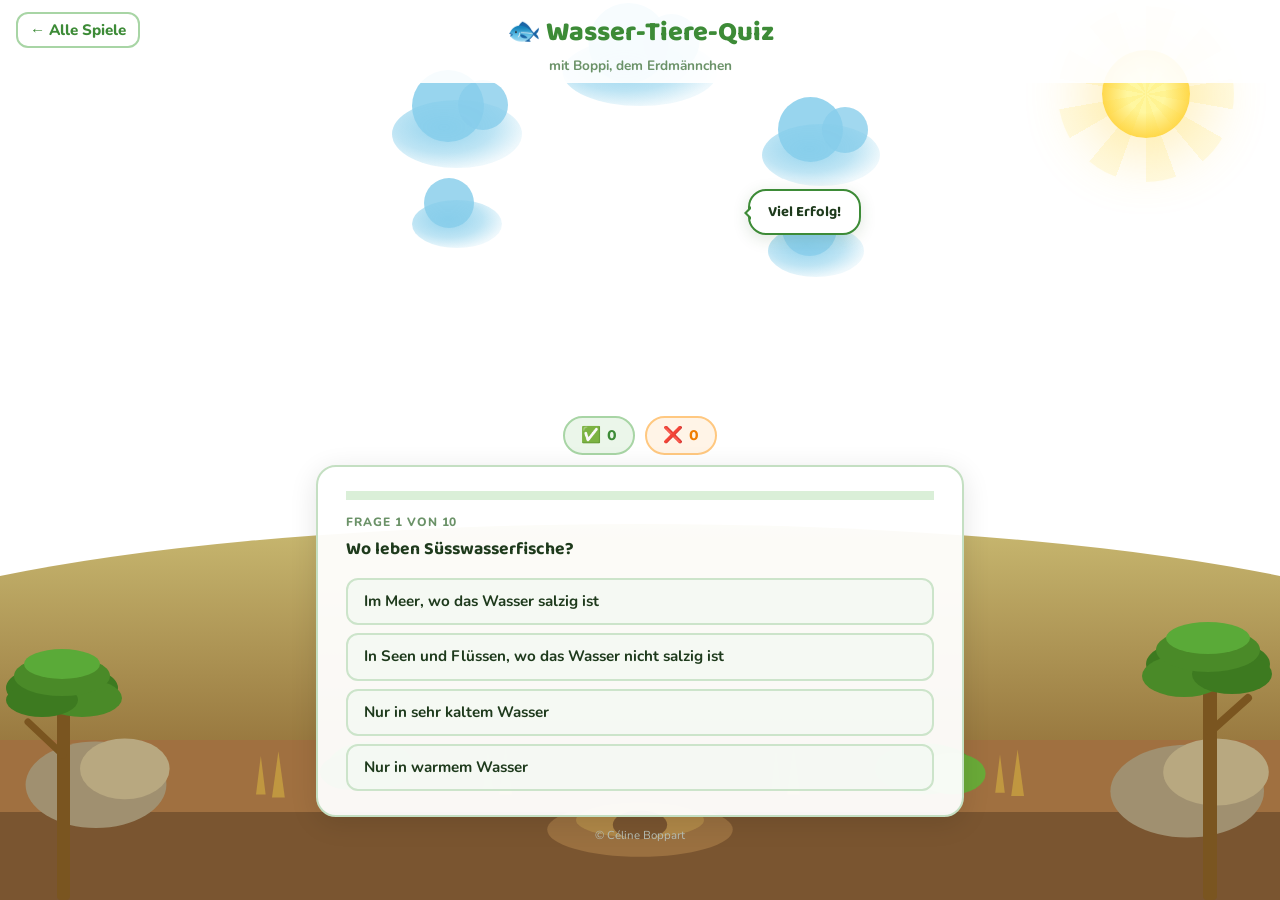
<file: spiele/wasser-tiere-quiz/index.html>
<!DOCTYPE html>
<html lang="de">
<head>
<meta charset="UTF-8">
<meta name="viewport" content="width=device-width, initial-scale=1.0">
<title>Wasser-Tiere-Quiz · Frau Bopparts Tafelspiele</title>
<link rel="icon" href="data:image/svg+xml,<svg xmlns='http://www.w3.org/2000/svg' viewBox='0 0 100 100'><text y='.9em' font-size='90'>🐟</text></svg>">
<style>
@import url('https://fonts.googleapis.com/css2?family=Baloo+2:wght@400;600;800&family=Nunito:wght@400;600;700;800&display=swap');
*{box-sizing:border-box;margin:0;padding:0;}
body{font-family:'Nunito',sans-serif;min-height:100vh;display:flex;flex-direction:column;align-items:center;background:#ffffff;padding-bottom:40px;overflow-x:hidden;}
#loader{position:fixed;inset:0;z-index:9999;background:#ffffff;display:flex;flex-direction:column;align-items:center;justify-content:center;gap:18px;}
.lmoji{font-size:3.5rem;animation:lbob 1s ease-in-out infinite alternate;}
.llabel{font-family:'Baloo 2',cursive;font-weight:800;color:#3d8b37;font-size:1.1rem;}
.lwrap{width:240px;height:12px;background:#daefd8;border-radius:20px;overflow:hidden;}
.lfill{height:100%;width:0;background:linear-gradient(90deg,#3d8b37,#5aaa53);border-radius:20px;transition:width 0.4s ease;}
@keyframes lbob{from{transform:translateY(0) rotate(-8deg);}to{transform:translateY(-10px) rotate(8deg);}}
.bg{position:fixed;inset:0;z-index:0;pointer-events:none;overflow:hidden;}
.sky{position:absolute;inset:0;background:#ffffff;}
.sun{position:absolute;top:50px;right:7%;width:88px;height:88px;background:radial-gradient(circle,#fff7a0 30%,#ffd84d 70%,#ffb833 100%);border-radius:50%;box-shadow:0 0 55px 22px rgba(255,210,60,0.30);}
.sun::before{content:'';position:absolute;inset:-44px;background:repeating-conic-gradient(rgba(255,220,60,0.14) 0deg 20deg,transparent 20deg 40deg);border-radius:50%;animation:sunsp 16s linear infinite;}
@keyframes sunsp{to{transform:rotate(360deg);}}
.tree{position:fixed;bottom:0;z-index:4;pointer-events:none;}
.tree-l{left:0;}.tree-r{right:0;}
.topbar{position:relative;z-index:10;width:100%;background:rgba(255,255,255,0.92);padding:11px 24px 8px;display:flex;flex-direction:column;align-items:center;}
.zurueck{position:absolute;left:16px;top:12px;font-family:'Nunito',sans-serif;font-weight:800;font-size:.95rem;color:#3d8b37;text-decoration:none;background:#fff;border:2px solid #a8d5a5;border-radius:12px;padding:6px 12px;}
.zurueck:hover{background:#eaf6e9;}
@media (max-width:560px){.topbar{padding-top:48px;}}
.topbar h1{font-family:'Baloo 2',cursive;font-size:1.7rem;font-weight:800;color:#3d8b37;}
.topbar p{font-size:.85rem;color:#6b9268;font-weight:700;margin-top:2px;}
.main{position:relative;z-index:5;flex:1;display:flex;flex-direction:column;align-items:center;width:100%;max-width:680px;padding:10px 16px 0;justify-content:center;}
.stage{position:relative;width:220px;height:300px;margin:0 auto 6px;overflow:visible;}
.bv{position:absolute;bottom:0;width:220px;height:300px;object-fit:contain;opacity:0;transition:opacity 0.35s ease;pointer-events:none;display:block;vertical-align:bottom;border:none;outline:none;}
.bv.on{opacity:1;}
.cloud{position:absolute;border-radius:50%;background:radial-gradient(ellipse at 40% 40%,rgba(135,206,235,0.90) 0%,rgba(135,206,235,0.55) 45%,rgba(135,206,235,0.15) 72%,transparent 100%);pointer-events:none;z-index:6;}
@keyframes fla{0%,100%{transform:translateY(0);}40%{transform:translateY(-10px) translateX(4px);}70%{transform:translateY(-4px) translateX(-4px);}}
@keyframes flb{0%,100%{transform:translateY(0);}35%{transform:translateY(-13px) translateX(-5px);}65%{transform:translateY(-5px) translateX(5px);}}
@keyframes flc{0%,100%{transform:translateY(0);}50%{transform:translateY(-8px) translateX(3px);}}
.cl1{width:130px;height:68px;top:-10px;right:calc(100% + 8px);animation:fla 7s ease-in-out infinite;}
.cl1::before{content:'';position:absolute;width:72px;height:72px;border-radius:50%;background:rgba(135,206,235,0.85);top:-30px;left:20px;}
.cl1::after{content:'';position:absolute;width:50px;height:50px;border-radius:50%;background:rgba(135,206,235,0.80);top:-20px;right:14px;}
.cl2{width:90px;height:48px;top:90px;right:calc(100% + 28px);animation:flc 9s ease-in-out infinite 1.5s;}
.cl2::before{content:'';position:absolute;width:50px;height:50px;border-radius:50%;background:rgba(135,206,235,0.82);top:-22px;left:12px;}
.cr1{width:118px;height:62px;top:14px;left:calc(100% + 12px);animation:flb 8.5s ease-in-out infinite 0.7s;}
.cr1::before{content:'';position:absolute;width:65px;height:65px;border-radius:50%;background:rgba(135,206,235,0.85);top:-27px;left:16px;}
.cr1::after{content:'';position:absolute;width:46px;height:46px;border-radius:50%;background:rgba(135,206,235,0.78);top:-17px;right:12px;}
.cr2{width:96px;height:52px;top:115px;left:calc(100% + 18px);animation:fla 10.5s ease-in-out infinite 2.8s;}
.cr2::before{content:'';position:absolute;width:55px;height:55px;border-radius:50%;background:rgba(135,206,235,0.80);top:-24px;left:14px;}
.ct1{width:155px;height:68px;bottom:calc(100% + 4px);left:50%;transform:translateX(-50%);animation:flb 8s ease-in-out infinite 1s;}
.ct1::before{content:'';position:absolute;width:80px;height:80px;border-radius:50%;background:rgba(135,206,235,0.88);top:-35px;left:26px;}
.ct1::after{content:'';position:absolute;width:56px;height:56px;border-radius:50%;background:rgba(135,206,235,0.80);top:-24px;right:18px;}
.bubble{position:absolute;bottom:175px;left:218px;transform:scale(0.75);transform-origin:bottom left;background:white;border:2.5px solid #3d8b37;border-radius:18px;padding:9px 18px;font-family:'Baloo 2',cursive;font-weight:700;font-size:.92rem;color:#1e3a1c;white-space:nowrap;box-shadow:0 4px 16px rgba(40,90,35,0.15);opacity:0;pointer-events:none;z-index:20;transition:opacity .28s ease,transform .34s cubic-bezier(0.34,1.56,0.64,1);}
.bubble::after{content:'';position:absolute;bottom:13px;left:-13px;border:7px solid transparent;border-right-color:#3d8b37;}
.bubble::before{content:'';position:absolute;bottom:13px;left:-10px;border:7px solid transparent;border-right-color:white;z-index:1;}
.bubble.on{opacity:1;transform:scale(1);}
.bubble.c{border-color:#3d8b37;color:#3d8b37;}.bubble.c::after{border-right-color:#3d8b37;}
.bubble.w{border-color:#f07d00;color:#f07d00;}.bubble.w::after{border-right-color:#f07d00;}
@keyframes fly{0%{transform:translate(0,0) rotate(0) scale(1);opacity:1;}100%{transform:translate(var(--tx),var(--ty)) rotate(var(--rot)) scale(.3);opacity:0;}}
.fx{position:absolute;pointer-events:none;font-size:1.2rem;z-index:30;animation:fly .9s ease-out forwards;top:40%;left:50%;}
.scores{display:flex;gap:10px;margin-bottom:10px;}
.sbadge{padding:5px 16px;border-radius:20px;font-family:'Baloo 2',cursive;font-weight:700;font-size:1rem;display:flex;align-items:center;gap:6px;}
.ok{background:rgba(234,246,233,0.92);color:#3d8b37;border:2px solid #a8d5a5;}
.err{background:rgba(255,244,229,0.92);color:#f07d00;border:2px solid #ffc880;}
.card{background:rgba(255,255,255,0.95);border:2px solid #c4dfc2;border-radius:20px;padding:24px 28px;width:100%;box-shadow:0 6px 28px rgba(0,0,0,0.11);position:relative;z-index:10;}
.pw{background:#daefd8;height:9px;margin-bottom:14px;overflow:hidden;}
.pb{height:100%;background:linear-gradient(90deg,#3d8b37,#5aaa53);transition:width .5s ease;}
.qn{font-size:.75rem;font-weight:800;text-transform:uppercase;letter-spacing:.08em;color:#6b9268;margin-bottom:6px;}
.qt{font-family:'Baloo 2',cursive;font-size:1.1rem;font-weight:700;color:#1e3a1c;margin-bottom:16px;line-height:1.5;}
.olist{display:flex;flex-direction:column;gap:8px;}
.obtn{background:rgba(244,249,243,0.9);border:2px solid #cce4ca;border-radius:12px;padding:11px 16px;font-family:'Nunito',sans-serif;font-size:.95rem;font-weight:700;color:#1e3a1c;cursor:pointer;text-align:left;line-height:1.4;-webkit-appearance:none;width:100%;position:relative;z-index:11;}
.obtn:disabled{cursor:default;opacity:0.7;}
.obtn.correct{background:#eaf6e9;border-color:#3d8b37;color:#3d8b37;}
.obtn.wrong{background:#fdf0f0;border-color:#e05252;color:#e05252;}
.nbtn{display:none;margin-top:16px;width:100%;background:#3d8b37;color:white;border:none;border-radius:12px;padding:13px;font-family:'Baloo 2',cursive;font-size:1.05rem;font-weight:700;cursor:pointer;-webkit-appearance:none;position:relative;z-index:11;}
.res{display:none;text-align:center;}
.res h2{font-family:'Baloo 2',cursive;font-size:1.8rem;color:#3d8b37;margin-bottom:6px;}
.rscore{font-family:'Baloo 2',cursive;font-size:3.8rem;font-weight:800;color:#f07d00;line-height:1;margin:8px 0;}
.rmsg{color:#6b9268;font-size:1rem;font-weight:700;margin-bottom:20px;}
.rbtn{background:#f07d00;color:white;border:none;border-radius:12px;padding:12px 28px;font-family:'Baloo 2',cursive;font-size:1.05rem;font-weight:700;cursor:pointer;-webkit-appearance:none;}
.copy{font-size:.72rem;color:#b8c0b6;text-align:center;margin-top:10px;position:relative;z-index:5;}
</style>
</head>
<body>

<div id="loader">
  <div class="lmoji">&#127807;</div>
  <div class="llabel">Boppi wird geladen&#8230;</div>
  <div class="lwrap"><div class="lfill" id="lfill"></div></div>
</div>

<div class="bg">
  <div class="sky"></div>
  <div class="sun"></div>
  <svg class="tree tree-l" width="130" height="320" viewBox="0 0 130 320" xmlns="http://www.w3.org/2000/svg">
    <rect x="57" y="120" width="13" height="200" rx="4" fill="#7a5520"/>
    <line x1="63" y1="175" x2="28" y2="142" stroke="#7a5520" stroke-width="7" stroke-linecap="round"/>
    <ellipse cx="62" cy="108" rx="56" ry="24" fill="#3d7a20"/>
    <ellipse cx="82" cy="118" rx="40" ry="19" fill="#4a8a28"/>
    <ellipse cx="42" cy="120" rx="36" ry="17" fill="#3d7a20"/>
    <ellipse cx="62" cy="96" rx="48" ry="20" fill="#4a8a28"/>
    <ellipse cx="62" cy="84" rx="38" ry="15" fill="#5aaa38"/>
  </svg>
  <svg class="tree tree-r" width="140" height="340" viewBox="0 0 140 340" xmlns="http://www.w3.org/2000/svg">
    <rect x="63" y="118" width="14" height="222" rx="4" fill="#7a5520"/>
    <line x1="70" y1="172" x2="108" y2="138" stroke="#7a5520" stroke-width="8" stroke-linecap="round"/>
    <ellipse cx="68" cy="104" rx="62" ry="26" fill="#3d7a20"/>
    <ellipse cx="44" cy="116" rx="42" ry="21" fill="#4a8a28"/>
    <ellipse cx="92" cy="114" rx="40" ry="20" fill="#3d7a20"/>
    <ellipse cx="68" cy="90" rx="52" ry="22" fill="#4a8a28"/>
    <ellipse cx="68" cy="78" rx="42" ry="16" fill="#5aaa38"/>
  </svg>
  <svg style="position:absolute;bottom:0;left:0;width:100%;height:52%" viewBox="0 0 800 300" preserveAspectRatio="xMidYMax slice" xmlns="http://www.w3.org/2000/svg">
    <defs><linearGradient id="gG" x1="0" y1="0" x2="0" y2="1"><stop offset="0%" stop-color="#c8b870"/><stop offset="100%" stop-color="#8a6530"/></linearGradient></defs>
    <ellipse cx="400" cy="155" rx="520" ry="90" fill="url(#gG)"/>
    <rect x="0" y="200" width="800" height="100" fill="#a07040"/>
    <rect x="0" y="245" width="800" height="55" fill="#7a5530"/>
    <ellipse cx="60" cy="228" rx="44" ry="27" fill="#a09070"/><ellipse cx="78" cy="218" rx="28" ry="19" fill="#b8a880"/>
    <ellipse cx="742" cy="232" rx="48" ry="29" fill="#a09070"/><ellipse cx="760" cy="220" rx="33" ry="21" fill="#b8a880"/>
    <ellipse cx="232" cy="216" rx="27" ry="15" fill="#5a9a30"/><ellipse cx="218" cy="220" rx="18" ry="11" fill="#4a8a28"/>
    <ellipse cx="578" cy="218" rx="31" ry="16" fill="#5a9a30"/><ellipse cx="595" cy="221" rx="21" ry="13" fill="#6aaa38"/>
    <g fill="#c8a040" opacity="0.82">
      <polygon points="160,234 163,210 166,234"/><polygon points="170,236 174,207 178,236"/>
      <polygon points="302,231 305,207 308,231"/><polygon points="312,234 316,205 320,234"/>
      <polygon points="482,232 485,206 488,232"/><polygon points="492,234 496,204 500,234"/>
      <polygon points="622,233 625,209 628,233"/><polygon points="632,235 636,206 640,235"/>
    </g>
    <ellipse cx="400" cy="256" rx="58" ry="17" fill="#9a7040"/>
    <ellipse cx="400" cy="250" rx="40" ry="11" fill="#b08848"/>
    <ellipse cx="400" cy="253" rx="17" ry="9" fill="#7a5530"/>
  </svg>
</div>

<div class="topbar">
  <a class="zurueck" href="../../index.html">&larr; Alle Spiele</a>
  <h1>&#128031; Wasser-Tiere-Quiz</h1>
  <p>mit Boppi, dem Erdm&auml;nnchen</p>
</div>

<div class="main">
  <div class="stage" id="stage">
    <div class="cloud cl1"></div><div class="cloud cl2"></div>
    <div class="cloud cr1"></div><div class="cloud cr2"></div>
    <div class="cloud ct1"></div>
    <div class="bubble" id="bubble"></div>
    <video class="bv on" id="vIdle"      playsinline muted loop src="warten.mp4"></video>
    <video class="bv"    id="vHappy"     playsinline muted loop src="richtig.mp4"></video>
    <video class="bv"    id="vEncourage" playsinline muted loop src="falsch.mp4"></video>
  </div>
  <div class="scores">
    <div class="sbadge ok">&#9989; <span id="sOk">0</span></div>
    <div class="sbadge err">&#10060; <span id="sErr">0</span></div>
  </div>
  <div class="card">
    <div class="pw"><div class="pb" id="pb" style="width:0%"></div></div>
    <div class="qn" id="qn">Frage 1 von 10</div>
    <div class="qt" id="qt"></div>
    <div class="olist" id="ol"></div>
    <button class="nbtn" id="nb">N&auml;chste Frage &rarr;</button>
    <div class="res" id="res">
      <h2>Geschafft! &#127881;</h2>
      <div class="rscore" id="fs">0/10</div>
      <p class="rmsg" id="rm"></p>
      <button class="rbtn" onclick="startQuiz()">Nochmal &#128260;</button>
    </div>
  </div>
  <p class="copy">&copy; C&eacute;line Boppart</p>
</div>

<script>
var Q=[
  {q:"Wo leben S\u00FCsswasserfische?",o:["Im Meer, wo das Wasser salzig ist","In Seen und Fl\u00FCssen, wo das Wasser nicht salzig ist","Nur in sehr kaltem Wasser","Nur in warmem Wasser"],a:1},
  {q:"Warum trinken S\u00FCsswasserfische kein Wasser?",o:["Weil sie kein Wasser brauchen","Weil sie st\u00E4ndig Wasser aufnehmen und es wieder loswerden m\u00FCssen","Weil sie im Meer leben","Weil sie nur Salz trinken"],a:1},
  {q:"Wie scheiden S\u00FCsswasserfische \u00FCbersch\u00FCssiges Wasser aus?",o:["Sie trinken viel Wasser und speichern es","Sie scheiden viel verd\u00FCnnten Harn aus","Sie schwitzen das Wasser aus","Sie nehmen kein Wasser auf"],a:1},
  {q:"Was passiert mit Salzwasserfischen im salzigen Meer?",o:["Sie verlieren Wasser und m\u00FCssen viel trinken","Sie nehmen kein Wasser auf","Sie scheiden kein Salz aus","Sie leben nur in Fl\u00FCssen"],a:0},
  {q:"Welche besondere F\u00E4higkeit haben die Kiemenzellen von Salzwasserfischen?",o:["Sie helfen, das Salz aus dem K\u00F6rper zu entfernen","Sie helfen, Wasser zu speichern","Sie machen die Fische bunt","Sie helfen beim Atmen unter Wasser"],a:0},
  {q:"Warum k\u00F6nnen manche Fische wie Lachs und Aal in beiden Gew\u00E4ssern leben?",o:["Weil sie keine Kiemenzellen haben","Weil ihre Kiemenzellen sich an den Salzgehalt anpassen k\u00F6nnen","Weil sie nur in S\u00FCsswasser leben","Weil sie nur im Meer leben"],a:1},
  {q:"Was ist der Hauptunterschied zwischen S\u00FCsswasser- und Salzwasserfischen?",o:["S\u00FCsswasserfische haben keine Kiemen","Salzwasserfische trinken viel Wasser und scheiden Salz aus, S\u00FCsswasserfische scheiden viel Wasser aus","S\u00FCsswasserfische leben im Meer","Salzwasserfische leben in Fl\u00FCssen"],a:1},
  {q:"Welche Aussage zeigt, dass Fische sich gut an ihre Umgebung anpassen?",o:["Sie k\u00F6nnen nur in einem Gew\u00E4sser leben","Sie ver\u00E4ndern ihre Kiemenzellen, um mit dem Salzgehalt zurechtzukommen","Sie trinken kein Wasser","Sie schwimmen immer schnell"],a:1},
  {q:"Warum ist es wichtig, dass Salzwasserfische Salz aus ihrem K\u00F6rper entfernen?",o:["Weil zu viel Salz sch\u00E4dlich f\u00FCr sie ist","Weil sie Salz essen wollen","Weil sie Wasser speichern wollen","Weil sie im S\u00FCsswasser leben"],a:0},
  {q:"Was lernen wir aus dem Gespr\u00E4ch von Lena und Jonas \u00FCber Fische?",o:["Fische k\u00F6nnen nicht in verschiedenen Gew\u00E4ssern leben","Fische passen sich an ihre Umgebung an, um zu \u00FCberleben","Fische trinken immer viel Wasser","Fische leben nur im Meer"],a:1}
];
var HM=["Jawoll! Super gemacht!","YES! Genau richtig!","Bravo! Du bist toll!","Perfekt! Weiter so!","Richtig! Ich wusste es!","Top! High five!","So clever!","Genial! Du rockst!"];
var WM=["Nicht schlimm! Du schaffst das!","Fast! N\u00E4chstes Mal!","Kopf hoch!","Ich glaube an dich!","Halb so wild!","Kein Problem! Weiter!"];

var vI=document.getElementById('vIdle');
var vH=document.getElementById('vHappy');
var vE=document.getElementById('vEncourage');
var bub=document.getElementById('bubble');
var ld=document.getElementById('loader');
var lf=document.getElementById('lfill');

// Loader
function hideLoader(){
  if(lf){lf.style.width='100%';}
  setTimeout(function(){
    if(ld){ld.style.transition='opacity 0.4s';ld.style.opacity='0';}
    setTimeout(function(){ if(ld)ld.style.display='none'; },450);
  },300);
}
window.addEventListener('load',function(){ setTimeout(hideLoader,400); });
setTimeout(hideLoader,8000);

// Video
function showVid(w){
  [vI,vH,vE].forEach(function(v){ v.classList.remove('on'); try{v.pause();}catch(e){} });
  var t=(w==='happy')?vH:(w==='encourage')?vE:vI;
  t.classList.add('on');
  t.currentTime=0;
  var p=t.play(); if(p&&p.catch)p.catch(function(){});
}
document.addEventListener('touchstart',function(){
  [vI,vH,vE].forEach(function(v){
    var p=v.play();
    if(p&&p.then)p.then(function(){ if(v!==vI)v.pause(); }).catch(function(){});
  });
},{once:true,passive:true});

// Bubble
var bt=null;
function showBub(txt,type,dur){
  bub.textContent=txt; bub.className='bubble';
  if(type==='c')bub.classList.add('c');
  if(type==='w')bub.classList.add('w');
  bub.classList.add('on'); clearTimeout(bt);
  bt=setTimeout(function(){ bub.classList.remove('on'); },dur);
}

// FX
function spawnFX(){
  var s=document.getElementById('stage');
  var e=['&#11088;','&#10024;','&#127881;','&#128154;','&#127752;','&#128171;','&#127882;','&#127942;'];
  for(var i=0;i<9;i++)(function(){
    var p=document.createElement('div'); p.className='fx';
    p.innerHTML=e[Math.floor(Math.random()*e.length)];
    var ang=(Math.random()*300-150)*Math.PI/180,d=60+Math.random()*90;
    p.style.setProperty('--tx',Math.round(Math.sin(ang)*d)+'px');
    p.style.setProperty('--ty',Math.round(-Math.abs(Math.cos(ang)*d)-30)+'px');
    p.style.setProperty('--rot',Math.round(Math.random()*360)+'deg');
    p.style.animationDelay=(Math.random()*.25).toFixed(2)+'s';
    p.style.animationDuration=(.7+Math.random()*.5).toFixed(2)+'s';
    s.appendChild(p);
    setTimeout(function(){ if(p.parentNode)p.parentNode.removeChild(p); },1400);
  })();
}

// Quiz
var queue=[],ci=0,cur=null,tot=0,ans=0,cor=0,wrg=0;
function upScore(){ document.getElementById('sOk').textContent=cor; document.getElementById('sErr').textContent=wrg; }

function startQuiz(){
  queue=Q.map(function(q){ return {q:q.q,o:q.o,a:q.a,retry:false}; });
  ci=0;tot=queue.length;ans=0;cor=0;wrg=0;upScore();
  document.getElementById('res').style.display='none';
  document.getElementById('qn').style.display='';
  document.getElementById('qt').style.display='';
  document.getElementById('ol').style.display='';
  document.getElementById('pb').parentElement.style.display='';
  document.getElementById('nb').style.display='none';
  showVid('idle'); renderQ();
  showBub('Viel Erfolg!','',2500);
}
function renderQ(){
  if(ci>=queue.length){ showRes(); return; }
  cur=queue[ci];
  document.getElementById('qn').textContent='Frage '+(ans+1)+' von '+tot;
  document.getElementById('pb').style.width=(ans/tot*100)+'%';
  document.getElementById('qt').textContent=cur.q;
  var ol=document.getElementById('ol'); ol.innerHTML='';
  cur.o.forEach(function(txt,i){
    var b=document.createElement('button');
    b.className='obtn'; b.textContent=txt;
    b.addEventListener('click',function(){ pick(i); });
    ol.appendChild(b);
  });
  document.getElementById('nb').style.display='none';
}
function pick(idx){
  var ok=(idx===cur.a);
  var btns=document.querySelectorAll('.obtn');
  for(var i=0;i<btns.length;i++){
    btns[i].disabled=true;
    if(i===cur.a)btns[i].classList.add('correct');
    else if(i===idx&&!ok)btns[i].classList.add('wrong');
  }
  ans++;
  if(ok){
    cor++; if(cur.retry&&wrg>0)wrg--;
    showVid('happy'); showBub(HM[Math.floor(Math.random()*HM.length)],'c',3500); spawnFX();
  } else {
    wrg++; queue.push({q:cur.q,o:cur.o,a:cur.a,retry:true}); tot++;
    showVid('encourage'); showBub(WM[Math.floor(Math.random()*WM.length)],'w',3500);
  }
  upScore();
  document.getElementById('pb').style.width=(ans/tot*100)+'%';
  var nb=document.getElementById('nb'); nb.style.display='block';
  nb.textContent=(ci+1<queue.length)?'N\u00E4chste Frage \u2192':'Ergebnis anzeigen';
}
document.getElementById('nb').addEventListener('click',function(){
  ci++; if(ci<queue.length){showVid('idle');renderQ();}else showRes();
});
function showRes(){
  document.getElementById('res').style.display='block';
  ['qn','qt','ol'].forEach(function(id){ document.getElementById(id).style.display='none'; });
  document.getElementById('pb').parentElement.style.display='none';
  document.getElementById('nb').style.display='none';
  document.getElementById('fs').textContent=cor+'/'+Q.length;
  var r=cor/Q.length,msg='';
  if(r===1){msg='Perfekt! Absoluter Champion!';showVid('happy');showBub('UNGLAUBLICH!','c',5000);spawnFX();}
  else if(r>=.8){msg='Sehr gut! Fast alles richtig!';showVid('happy');showBub('Super!','c',4000);}
  else if(r>=.6){msg='Gut gemacht!';showVid('happy');showBub('Sch\u00F6n gemacht!','c',3500);}
  else if(r>=.4){msg='Nicht schlecht! Weiter \u00FCben!';showVid('encourage');showBub('Du schaffst mehr!','w',3500);}
  else{msg='Nochmal versuchen!';showVid('encourage');showBub('Ich glaube an dich!','w',3500);}
  document.getElementById('rm').textContent=msg;
}

startQuiz();
</script>
<script data-goatcounter="https://sile.goatcounter.com/count" async src="https://gc.zgo.at/count.js"></script>
</body>
</html>
</file>
<file: gemeinsam/filz.css>
/* =========================================================
   Frau Bopparts Tafelspiele – gemeinsamer Grundstil (Filzstift-Look)
   Wird von der Startseite und von allen Spielen geladen.
   Jede Seite braucht zusätzlich den SVG-Filter mit id="filz"
   (siehe index.html), damit die Ränder wackeln.
   ========================================================= */
/* Deutschschweizer Basisschrift © NW EDK / EDK-Ost / BKZ
   Verwendung mit Erlaubnis der Rechteinhaber. Die Schrift darf nicht verändert
   und nicht ausserhalb dieser Spiele weitergegeben werden.
   1. zuerst die auf dem Computer installierte Schrift (local),
   2. sonst die Datei in gemeinsam/schriften/ */
@font-face {
  font-family: "Basisschrift";
  src: local("DCH-Basisschrift"), local("DCHBasisschrift"), local("Deutschschweizer Basisschrift"),
       url("schriften/DCH-Basisschrift.otf") format("opentype");
  font-display: swap;
}

:root {
  --schrift: "Basisschrift", "Segoe UI Rounded", "Segoe UI", system-ui, -apple-system, Roboto, Arial, sans-serif;
  --strich: #263238;           /* Filzstift-Farbe */
  --wackel: 22px 14px 24px 12px / 14px 24px 12px 22px;
  --wackel-klein: 14px 9px 16px 8px / 9px 15px 8px 14px;
  --gruen: #2e7d32;
  --gruen-hell: #c8e6c9;
  --rot: #c62828;
  --rot-hell: #ffcdd2;
  --blau: #1565c0;
}
* { box-sizing: border-box; }
html, body { margin: 0; height: 100%; }
body {
  font-family: var(--schrift);
  color: #1d2733;
  -webkit-tap-highlight-color: transparent;
  user-select: none;
}
input, select, textarea { font-family: inherit; }
button { font: inherit; cursor: pointer; touch-action: manipulation; color: inherit; }
.versteckt { display: none !important; }

/* Filzstift-Rand: eigene Ebene mit Wackel-Filter, der Inhalt bleibt scharf */
.filz { position: relative; border-radius: var(--wackel); }
.filz::after {
  content: ""; position: absolute; inset: 0; pointer-events: none;
  border: var(--filz-dicke, 3px) solid var(--filz-farbe, var(--strich));
  border-radius: inherit;
  filter: url(#filz);
}

/* ---------- Knöpfe ---------- */
.knopf {
  border: 0; border-radius: var(--wackel-klein); padding: 12px 24px;
  font-size: 20px; font-weight: 800;
  background: var(--blau); color: #fff;
}
.knopf:active { transform: translateY(2px) rotate(-0.5deg); }
.knopf.hell { background: #fff; color: #1d2733; }
.knopf.gross { font-size: 28px; padding: 16px 44px; background: var(--gruen); }

/* Spielfläche: Der Browser soll Berührungen nie selbst als Geste (Zoomen, Wischen, Markieren) abfangen,
   sonst kommen auf manchen Wandtafeln die Berührungen nicht mehr beim Spiel an. */
#spiel { touch-action: none; -webkit-user-select: none; user-select: none; -webkit-touch-callout: none; }
</file>
<file: spiele/einkaufen/style.css>
/* =========================================================
   Einkaufen – Stil
   Grundstil, Farben, Filzstift-Rand und Knöpfe: ../../gemeinsam/filz.css
   ========================================================= */
body { background: #f3f7ee; }
.zur-uebersicht { text-decoration: none; display: inline-block; }

/* =========================================================
   Wer spielt? und Einstellungen
   ========================================================= */
#wahl, #einstellungen { padding: 20px 24px 40px; max-width: 1280px; margin: 0 auto; }
.kopf { display: flex; justify-content: space-between; align-items: center; gap: 12px; flex-wrap: wrap; margin-bottom: 18px; }
.kopf h1 { margin: 0; font-size: 40px; }
.kopf > div { display: flex; gap: 10px; }

.wahl-frage { text-align: center; font-size: 64px; margin: 30px 0 34px; color: #1d2733; }
.wahl-knoepfe { display: flex; justify-content: center; gap: 48px; flex-wrap: wrap; }
.wahl-gross {
  width: 440px; height: 400px; border: 0; background: #fff; border-radius: var(--wackel);
  display: flex; flex-direction: column; align-items: center; justify-content: center; gap: 12px;
  --filz-dicke: 6px; --filz-farbe: #c62828; transition: transform .15s;
}
.wahl-gross:hover { transform: rotate(-1.2deg) scale(1.03); }
.wahl-gross:active { transform: scale(.97); }
.wahl-bilder { display: flex; align-items: flex-end; justify-content: center; height: 250px; }
.wahl-bilder img { height: 240px; width: auto; }
.wahl-bilder img.gespiegelt { transform: scaleX(-1); margin-left: 16px; }
.wahl-titel { font-size: 56px; font-weight: 900; color: #c62828; }

.raster { display: grid; grid-template-columns: repeat(6, 1fr); gap: 20px; }
.karte { grid-column: span 2; background: #fff; border-radius: var(--wackel); padding: 18px 22px; }
.karte.breit { grid-column: 1 / -1; }
.team-karte { grid-column: span 3; --filz-farbe: var(--farbe); --filz-dicke: 4px; }
.team-karte.allein { grid-column: 1 / -1; }
.team-karte.allein .tier-wahl { grid-template-columns: repeat(9, 1fr); }
.karte h2 { margin: 0 0 12px; font-size: 26px; }
@media (max-width: 900px) {
  .raster { grid-template-columns: 1fr; }
  .karte, .team-karte { grid-column: auto; }
  .team-karte.allein .tier-wahl { grid-template-columns: repeat(5, 1fr); }
}

.abschnitt { padding: 14px 0; border-top: 2px dashed #b0bec5; }
.abschnitt:first-of-type { border-top: 0; padding-top: 0; }
.abschnitt-titel { font-size: 20px; font-weight: 800; margin-bottom: 10px; }
.knopf-raster { display: grid; gap: 14px; }
.arten-raster { grid-template-columns: repeat(auto-fill, 320px); }
.wahl {
  width: 320px; min-height: 64px; border: 0; border-radius: var(--wackel-klein);
  background: #fff; color: #78909c; font-size: 22px; font-weight: 800; padding: 6px 10px;
  --filz-farbe: #b0bec5;
}
.wahl.klein { width: 110px; }
.wahl small { display: block; font-size: 16px; font-weight: 600; }
.wahl.an { background: var(--gruen-hell); color: #1b5e20; --filz-farbe: var(--gruen); }
.wahl:active { transform: translateY(2px) rotate(-1deg); }
.zr-zeile { display: flex; flex-wrap: wrap; align-items: center; gap: 14px; }
.zr-eigen { font-size: 22px; font-weight: 700; display: inline-flex; align-items: center; gap: 10px; margin-left: 10px; }

.zahl-feld { display: inline-flex; width: 110px; height: 52px; align-items: center; background: #fff; border-radius: var(--wackel-klein); }
.zahl-feld input { width: 100%; border: 0; background: transparent; outline: none; font: inherit; font-size: 24px; font-weight: 800; text-align: center; color: #1d2733; }
.feld-zeile { display: flex; justify-content: space-between; align-items: center; gap: 12px; font-size: 20px; font-weight: 600; margin: 12px 0; }
.hinweis { margin: 0 0 6px; color: #546e7a; font-size: 16px; }

.team-name { font: inherit; font-size: 24px; font-weight: 800; width: 100%; padding: 8px 14px; border: 0; border-radius: var(--wackel-klein); background: var(--farbe-hell); margin-bottom: 12px; outline: none; }
.schalter-zeile { display: flex; align-items: center; gap: 14px; font-size: 20px; font-weight: 600; margin: 14px 0; cursor: pointer; }
.schalter-zeile input { position: absolute; opacity: 0; pointer-events: none; }
.schalter { width: 54px; height: 32px; border-radius: 999px; background: #cfd8dc; position: relative; flex: none; border: 2.5px solid var(--strich); }
.schalter::after { content: ""; position: absolute; top: 2px; left: 3px; width: 22px; height: 22px; border-radius: 50%; background: #fff; border: 2px solid var(--strich); transition: left .15s; }
.schalter-zeile input:checked + .schalter { background: #81c784; }
.schalter-zeile input:checked + .schalter::after { left: 24px; }

.team-kopf { display: flex; align-items: center; gap: 12px; margin-bottom: 10px; }
.team-kopf h2 { margin: 0; flex: 1; font-size: 38px; font-weight: 900; color: var(--farbe-dunkel); -webkit-text-stroke: 1px currentColor; }
.wuerfel { border: 0; background: #fff; border-radius: var(--wackel-klein); font-size: 28px; padding: 2px 12px; }
.unterzeile { font-size: 15px; color: #546e7a; margin: 10px 0 6px; font-weight: 700; }
.tier-wahl { display: grid; grid-template-columns: repeat(5, 1fr); gap: 10px; }
.tier-wahl button { aspect-ratio: 1; border: 0; border-radius: var(--wackel-klein); background: #f1f5f9; display: grid; place-items: center; padding: 6px; --filz-farbe: transparent; }
.tier-wahl button img { width: 100%; height: 100%; object-fit: contain; }
.tier-wahl button.aktiv { background: var(--farbe-hell); --filz-farbe: var(--farbe); --filz-dicke: 4px; }
.tier-wahl button.vergeben { opacity: .25; filter: grayscale(1); cursor: not-allowed; }

.fehler { color: var(--rot); font-weight: 800; font-size: 22px; min-height: 30px; text-align: center; margin: 20px 0 8px; }
.anpfiff-zeile { text-align: center; }

.ring { border-radius: 50%; background: #fff; overflow: hidden; display: grid; place-items: center; flex: none; box-shadow: 0 0 0 4px var(--farbe); }
.ring img { width: 100%; height: 100%; object-fit: contain; }

/* =========================================================
   Spiel – Bühne 1600 breit, 900 bis 1400 hoch (siehe skaliere())
   Der Laden (1600 × 900) ist unten bündig; darüber mehr Hintergrund.
   Die Eingabefelder liegen unten links (und rechts) und verdecken nichts vom Laden.
   ========================================================= */
#spiel { position: fixed; inset: 0; background: #1d2b1f; overflow: hidden; }
#buehne { --h: 900px; position: absolute; left: 50%; top: 50%; width: 1600px; height: var(--h); overflow: hidden; background: #efe6d6; }

#szene {
  position: absolute; inset: 0;
  background: #e9dcc6 url("bilder/laden.jpg") 50% 100% / cover no-repeat;
}
#laden { position: absolute; left: 0; bottom: 0; width: 1600px; height: 900px; }

/* Regal */
#regal {
  position: absolute; left: 20px; top: 108px; width: 524px; height: 346px;
  background: linear-gradient(90deg, #8d6e63, #a1887f 4%, #f5f0e6 4.5%, #efe7da 95.5%, #a1887f 96%, #8d6e63);
  border: 3px solid #4e342e; border-radius: 8px 8px 2px 2px; box-shadow: 0 8px 14px rgba(0,0,0,.25);
}
.regal-schild {
  position: absolute; left: 0; right: 0; top: 0; height: 30px; background: #f57c00; color: #fff;
  font-size: 19px; font-weight: 900; text-align: center; line-height: 30px; border-bottom: 3px solid #4e342e;
}
.brett {
  position: absolute; height: 12px; z-index: 2;
  background: linear-gradient(#bcaaa4, #8d6e63); border: 2px solid #4e342e; border-radius: 3px;
}
/* Kühlschrank */
#kuehlschrank {
  position: absolute; left: 558px; top: 86px; width: 190px; height: 368px;
  background: #eceff1; border: 3px solid #37474f; border-radius: 10px 10px 2px 2px; box-shadow: 0 8px 14px rgba(0,0,0,.25);
}
.kuehl-schild {
  position: absolute; left: 0; right: 0; top: 0; height: 30px; background: #1565c0; color: #fff;
  font-size: 19px; font-weight: 900; text-align: center; line-height: 30px; border-radius: 7px 7px 0 0;
}
.kuehl-glas {
  position: absolute; left: 8px; right: 8px; top: 38px; bottom: 8px; border-radius: 6px;
  background: linear-gradient(180deg, #e3f2fd, #bbdefb); border: 3px solid #78909c;
}
.kuehl-glas-vorne {
  position: absolute; z-index: 4; pointer-events: none; border-radius: 6px;
  background: linear-gradient(115deg, rgba(255,255,255,0) 0 30%, rgba(255,255,255,.35) 34%, rgba(255,255,255,0) 40%, rgba(255,255,255,0) 60%, rgba(255,255,255,.25) 63%, rgba(255,255,255,0) 68%);
}
.kuehl-brett { position: absolute; height: 6px; z-index: 2; background: rgba(255,255,255,.85); border: 1.5px solid #90a4ae; border-radius: 2px; }

#regal-produkte { position: absolute; inset: 0; pointer-events: none; }
.regal-ware { position: absolute; z-index: 3; transition: opacity .4s, transform .4s; }
.regal-ware img { width: 100%; height: 100%; object-fit: contain; object-position: 50% 100%; filter: drop-shadow(0 2px 1px rgba(0,0,0,.25)); }
.regal-ware.weg { opacity: 0; transform: translateY(-14px); }
/* Kinder wählen selbst: Produkte im Regal antippen */
#laden.auswahl .regal-ware:not(.weg) { pointer-events: auto; cursor: pointer; }
#laden.auswahl .regal-ware:not(.weg):active { transform: scale(.9); }

/* Kasse vorne in der Mitte */
#theke { position: absolute; left: 424px; top: 598px; width: 560px; height: 302px; z-index: 5; }
#theke::after {   /* Vorderseite der Theke */
  content: ""; position: absolute; left: 0; right: 0; top: 22px; bottom: 0;
  background: linear-gradient(#fafafa, #dcdcdc); border: 4px solid #37474f; border-bottom: 0; border-radius: 8px 8px 0 0;
  box-shadow: inset 0 10px 0 #b0bec5;
}
#band {
  position: absolute; left: 12px; top: 0; width: 470px; height: 24px; z-index: 1; overflow: hidden;
  background: #263238; border: 3px solid #101418; border-radius: 12px;
}
#band-streifen {
  position: absolute; left: -60px; top: 0; bottom: 0; width: 700px;
  background: repeating-linear-gradient(90deg, #37474f 0 26px, #263238 26px 30px);
}
#band.laeuft #band-streifen { animation: band-laufen .5s linear infinite; }
@keyframes band-laufen { to { transform: translateX(30px); } }
#scanner {
  position: absolute; left: 488px; top: 4px; width: 62px; height: 18px; z-index: 1;
  background: linear-gradient(90deg, #455a64, #b71c1c 45%, #ff5252 50%, #b71c1c 55%, #455a64); border: 3px solid #101418; border-radius: 4px;
}
#kassiererin {
  position: absolute; left: 975px; top: 312px; width: 215px; height: 580px; z-index: 4;
  object-fit: contain; object-position: 50% 100%; filter: drop-shadow(0 6px 6px rgba(0,0,0,.25));
}
#kassen-stange { position: absolute; left: 948px; top: 470px; width: 12px; height: 130px; z-index: 5; background: linear-gradient(90deg, #607d8b, #b0bec5, #607d8b); border: 2px solid #263238; }
#kassen-anzeige {
  position: absolute; left: 850px; top: 404px; width: 210px; height: 66px; z-index: 6;
  background: #10261a; border: 5px solid #37474f; border-radius: 8px; box-shadow: inset 0 0 12px rgba(0,0,0,.8), 0 4px 6px rgba(0,0,0,.25);
  display: grid; place-items: center; overflow: hidden;
}
#anzeige-text {
  font-family: "Consolas", "Courier New", monospace; font-size: 32px; font-weight: 700; color: #69f0ae;
  text-shadow: 0 0 8px rgba(105,240,174,.8); white-space: nowrap; letter-spacing: 1px;
}
#anzeige-text.blinkt { animation: langsam-blinken 1.6s ease-in-out infinite; }
#anzeige-text.loesung { color: #ffeb3b; text-shadow: 0 0 8px rgba(255,235,59,.8); }
@keyframes langsam-blinken { 0%, 100% { opacity: 1; } 50% { opacity: .1; } }

/* Sprechblase: die Kassiererin fragt (die Spitze zeigt zu ihrem Mund) */
#sprechblase {
  position: absolute; left: 1080px; top: 200px; width: 380px; height: 150px; z-index: 7;
  cursor: pointer; touch-action: manipulation;
}
#sprechblase svg { position: absolute; inset: 0; width: 100%; height: 100%; overflow: visible; filter: drop-shadow(0 5px 0 rgba(0,0,0,.12)); }
#sprechblase span {
  position: absolute; left: 8px; right: 8px; top: 8px; height: 98px; display: grid; place-items: center;
  font-size: 33px; font-weight: 900; color: #1d2733; text-align: center;
}

/* Produkte auf dem Band */
#band-bereich { position: absolute; left: 436px; top: 420px; width: 470px; height: 340px; z-index: 6; overflow: hidden; pointer-events: none; }
#laden.auswahl #band-bereich { pointer-events: auto; }
.band-ware {
  position: absolute; bottom: 160px; display: flex; flex-direction: column; align-items: center;
  transition: transform .9s cubic-bezier(.3,.7,.3,1), opacity .5s, left .5s;
}
#laden.auswahl .band-ware { cursor: pointer; }
.band-ware img { display: block; object-fit: contain; object-position: 50% 100%; filter: drop-shadow(0 4px 3px rgba(0,0,0,.3)); }
.band-ware.rein { transform: translateX(-560px); }
.band-ware.raus { transform: translateX(520px); opacity: 0; transition: transform .9s ease-in, opacity .6s .3s; }
/* Preisschild hängt vorne an der Theke */
.preis {
  position: absolute; left: 50%; transform: translateX(-50%); top: calc(100% + 34px); white-space: nowrap;
  background: #fff; border: 3px solid #d32f2f; border-radius: 8px; padding: 0 8px; line-height: 38px; height: 44px;
  font-size: 32px; font-weight: 900; color: #b71c1c; box-shadow: 0 3px 4px rgba(0,0,0,.25);
  animation: auftauchen .3s ease-out;
}
.preis small { font-size: 22px; font-weight: 800; margin-left: 3px; }
.preis::before { content: ""; position: absolute; left: 50%; top: -37px; width: 4px; height: 34px; margin-left: -2px; background: #d32f2f; }
.preis.tief { top: calc(100% + 84px); }
.preis.tief::before { top: -87px; height: 84px; }
@keyframes auftauchen { from { transform: translateX(-50%) scale(.4); opacity: 0; } }

/* Kinder wählen selbst */
#hinweis {
  position: absolute; left: 768px; top: 236px; z-index: 8; pointer-events: none;
  background: #fffde7; border: 4px solid #f9a825; border-radius: 18px; padding: 6px 18px 6px 12px;
  font-size: 28px; font-weight: 900; color: #5d4037; white-space: nowrap; box-shadow: 0 4px 0 rgba(0,0,0,.12);
  animation: wippen 1.2s ease-in-out infinite;
}
#hinweis .pfeil { font-size: 44px; line-height: 0; margin-right: 8px; vertical-align: -6px; color: #e65100; }
@keyframes wippen { 50% { transform: translateX(-10px); } }
#laden.auswahl #sprechblase { visibility: hidden; }
#btn-zur-kasse {
  position: absolute; left: 560px; top: 770px; z-index: 8; border: 0; border-radius: var(--wackel-klein);
  background: var(--gruen); color: #fff; font-size: 32px; font-weight: 900; padding: 12px 30px; --filz-farbe: #1b5e20;
}
#btn-zur-kasse:active { transform: translateY(3px); }
#meldung {
  position: absolute; left: 440px; top: 520px; width: 520px; z-index: 9; text-align: center; pointer-events: none;
  font-size: 28px; font-weight: 900; color: #fff; background: #c62828; border-radius: 14px; padding: 8px 12px;
  opacity: 0;
}
#meldung.zeigen { animation: meldung 2.2s; }
@keyframes meldung { 0%, 80% { opacity: 1; } 100% { opacity: 0; } }

/* Countdown über dem leeren Band */
#wechsel-box {
  position: absolute; left: 556px; top: 400px; width: 240px; z-index: 7;
  display: flex; flex-direction: column; align-items: center; cursor: pointer; touch-action: manipulation;
}
#wechsel-kreis { width: 220px; height: 220px; overflow: visible; }
#wechsel-hinweis { margin-top: -4px; font-size: 20px; color: #5d4037; font-weight: 700; background: rgba(255,255,255,.85); border-radius: 10px; padding: 0 10px; }
#wechsel-kreis .hinten { fill: #fff8e1; stroke: #f9a825; stroke-width: 3; }
#wechsel-kreis .spur, #wechsel-kreis .rest { fill: none; stroke-width: 12; }
#wechsel-kreis .spur { stroke: #ffe0b2; stroke-dasharray: 2 4; stroke-linecap: round; }
#wechsel-kreis .rest { stroke: #ffb300; stroke-linecap: round; stroke-dasharray: 100; stroke-dashoffset: 0; }
#wechsel-sek { font-family: var(--schrift); font-size: 46px; font-weight: 900; fill: #e65100; }
#wechsel-sek.hops { animation: sek-hops .35s ease-out; transform-box: fill-box; transform-origin: center; }
@keyframes sek-hops { 40% { transform: scale(1.25); } }
#wechsel-vogel .vogel-koerper { animation: gleiten .5s ease-in-out infinite alternate; }
@keyframes gleiten { from { transform: translateY(-1.8px) rotate(-4deg); } to { transform: translateY(1.8px) rotate(4deg); } }

#werkzeuge { position: absolute; top: 14px; right: 14px; display: flex; gap: 10px; z-index: 8; }
#werkzeuge button { width: 60px; height: 60px; border: 0; background: rgba(255,255,255,.95); font-size: 28px; border-radius: var(--wackel-klein); }
#werkzeuge #btn-pause { width: auto; padding: 0 18px; font-size: 26px; }

/* ---------- Eingabe ---------- */
.panel {
  position: absolute; bottom: 8px; width: 400px; height: 434px; z-index: 10;
  background: var(--farbe-hell); padding: 12px 16px 14px;
  display: flex; flex-direction: column;
  --filz-farbe: var(--farbe); --filz-dicke: 6px; box-shadow: 0 8px 18px rgba(0,0,0,.25);
}
#panel-0 { left: 8px; }
#panel-1 { right: 8px; }
.panel.richtig { animation: blitz-gruen .6s; }
.panel.falsch .tastatur, .panel.falsch .eingabe { animation: schuetteln .45s; }
@keyframes blitz-gruen { 0%,100% { background: var(--farbe-hell); } 30% { background: #b9f6ca; } }
@keyframes schuetteln { 0%,100% { transform: translateX(0); } 20% { transform: translateX(-14px); } 40% { transform: translateX(12px); } 60% { transform: translateX(-8px); } 80% { transform: translateX(5px); } }

.eingabe {
  height: 66px; border-radius: var(--wackel-klein); background: #fff; flex: none; margin-bottom: 10px;
  display: flex; align-items: baseline; justify-content: center; gap: 10px; padding-top: 4px;
  font-size: 46px; font-weight: 900; line-height: 58px; color: #1d2733; white-space: nowrap;
  --filz-farbe: var(--farbe); --filz-dicke: 3px;
}
.eingabe .vor, .eingabe .nach { font-size: 32px; color: #546e7a; }
.eingabe .zahl { min-width: 60px; text-align: center; }
.eingabe .zahl:empty::before { content: "?"; color: #cfd8dc; }
.eingabe.zeigt .zahl { color: var(--gruen); }
.tastatur { display: grid; grid-template-columns: repeat(3, 1fr); grid-template-rows: repeat(5, 1fr); gap: 8px; flex: 1; }
.tastatur button {
  border: 0; border-radius: var(--wackel-klein); background: var(--farbe); color: var(--text);
  font-size: 40px; font-weight: 900; --filz-farbe: var(--farbe-dunkel); --filz-dicke: 3px;
}
.tastatur button:active { transform: translateY(3px) scale(.97); }
.tastatur button.punkt { background: #fff; color: #1d2733; font-size: 52px; line-height: 0; --filz-farbe: #37474f; }
.tastatur button.null-breit { grid-column: span 2; }
.tastatur button.loeschen { background: #eceff1; color: #37474f; --filz-farbe: #37474f; font-size: 36px; }
.tastatur button.ok { grid-column: 1 / -1; background: var(--gruen); color: #fff; --filz-farbe: #1b5e20; font-size: 34px; }
.panel.gesperrt .tastatur button { background: #ef9a9a !important; color: #fff !important; opacity: .6; }
.panel.wartet .tastatur { opacity: .45; }
.sperre { position: absolute; left: 18px; right: 18px; bottom: 4px; height: 8px; border-radius: 99px; overflow: hidden; visibility: hidden; }
.panel.gesperrt .sperre { visibility: visible; }
.sperre div { height: 100%; width: 100%; background: var(--rot); border-radius: 99px; }

/* ---------- Goldsäckchen (klein, unten auf dem Boden) ---------- */
.saecke { position: absolute; z-index: 8; display: flex; align-items: flex-end; gap: 6px; }
/* 1 Kind: unten rechts */
#buehne.allein #saecke-0 { right: 16px; bottom: 14px; }
/* 2 Kinder: vorne an der Theke, links und rechts */
#buehne:not(.allein) #saecke-0 { left: 440px; bottom: 14px; }
#buehne:not(.allein) #saecke-1 { right: 624px; bottom: 14px; }
.saecke .ring { width: 40px; height: 40px; margin: 0 4px 8px; box-shadow: 0 0 0 3px var(--farbe); }
.sack { position: relative; width: 84px; height: 100px; transform-origin: 50% 100%; flex: none; }
.sack img { position: absolute; inset: 0; width: 100%; height: 100%; object-fit: contain; object-position: 50% 100%; filter: drop-shadow(0 4px 3px rgba(0,0,0,.35)); }
.sack svg { position: absolute; inset: 0; width: 100%; height: 100%; overflow: visible; }
.sack-zahl { font-family: var(--schrift); font-weight: 900; }
.sack.schwupp { animation: schwupp .35s ease-out; }
@keyframes schwupp { 40% { transform: scale(1.1, .9); } 70% { transform: scale(.96, 1.05); } }
.sack.fliegt { animation: einfliegen 1.1s cubic-bezier(.25,.8,.35,1.15) both; }
@keyframes einfliegen {
  0% { transform: translate(-80px, -700px) rotate(-35deg) scale(.7); }
  70% { transform: translate(0, 0) rotate(6deg) scale(1.02); }
  85% { transform: translate(0, 0) rotate(-3deg) scale(1.06, .92); }
  100% { transform: none; }
}
.sack.zu { animation: zubinden .6s ease-in-out; }
@keyframes zubinden { 30% { transform: scale(.92, 1.06); } 60% { transform: scale(1.05, .96); } }

/* Fliegende Goldmünzen */
#flieger { position: absolute; inset: 0; pointer-events: none; z-index: 25; }
.muenze { position: absolute; width: 48px; height: 48px; margin: -24px 0 0 -24px; }
.muenze svg { width: 100%; height: 100%; animation: drehen .45s linear infinite; }
@keyframes drehen { 0%, 100% { transform: scaleX(1); } 50% { transform: scaleX(.15); } }
.funkeln { position: absolute; width: 14px; height: 14px; margin: -7px; border-radius: 50%; background: radial-gradient(circle, #fff 0 30%, #ffe082 45%, rgba(255,224,130,0) 70%); }

/* "Ich weiss es nicht" (nur 1 Kind): klein, unten links an der Theke */
#btn-weiss-nicht {
  position: absolute; left: 444px; bottom: 18px; z-index: 8; border: 0; border-radius: var(--wackel-klein);
  background: #fff; color: #546e7a; font-size: 22px; font-weight: 800; padding: 10px 18px; --filz-farbe: #90a4ae;
}
#btn-weiss-nicht:active { transform: translateY(2px); }
#btn-weiss-nicht.aus { opacity: .35; pointer-events: none; }

/* ---------- Overlays ---------- */
.overlay { position: absolute; inset: 0; display: grid; place-items: center; z-index: 30; }
.overlay.dunkel { background: rgba(20,35,20,.82); }
.menue-box { background: #fff; border-radius: var(--wackel); padding: 36px 50px; min-width: 520px; display: flex; flex-direction: column; gap: 16px; align-items: stretch; text-align: center; --filz-dicke: 5px; }
.menue-box h2 { margin: 0 0 8px; font-size: 54px; }
.menue-box .knopf { font-size: 30px; }
.ende-box { min-width: 760px; align-items: center; }
#ende-bild { display: flex; align-items: flex-end; gap: 10px; height: 240px; }
#ende-bild .figur-bild { width: 220px; height: 240px; }
#ende-bild img { width: 100%; height: 100%; object-fit: contain; }
#ende-text { font-size: 60px; color: var(--farbe-dunkel); }
#ende-stand { font-size: 36px; font-weight: 800; color: #546e7a; }
.knopf-reihe { display: flex; gap: 14px; margin-top: 10px; }

@media (prefers-reduced-motion: reduce) {
  #anzeige-text.blinkt, .muenze svg, #band.laeuft #band-streifen, #hinweis { animation: none !important; }
}
</file>
<file: spiele/mathe-fussball/style.css>
/* =========================================================
   Mathe-Fussball – Stil
   Grundstil, Farben, Filzstift-Rand und Knöpfe: ../../gemeinsam/filz.css
   ========================================================= */
body { background: #e8f4fb; }

/* Link zurück zur Übersicht */
.zur-uebersicht { text-decoration: none; display: inline-block; }

/* =========================================================
   Einstellungen und Verlauf
   ========================================================= */
#einstellungen, #verlauf { padding: 20px 24px 40px; max-width: 1280px; margin: 0 auto; }
.kopf { display: flex; justify-content: space-between; align-items: center; gap: 12px; flex-wrap: wrap; margin-bottom: 18px; }
.kopf h1 { margin: 0; font-size: 40px; }
.kopf > div { display: flex; gap: 10px; }

.raster { display: grid; grid-template-columns: repeat(6, 1fr); gap: 20px; }
.karte { grid-column: span 2; background: #fff; border-radius: var(--wackel); padding: 18px 22px; }
.karte.breit { grid-column: 1 / -1; }
.team-karte { grid-column: span 3; --filz-farbe: var(--farbe); --filz-dicke: 4px; }
.karte h2 { margin: 0 0 12px; font-size: 26px; }
@media (max-width: 900px) {
  .raster { grid-template-columns: 1fr; }
  .karte, .team-karte { grid-column: auto; }
}

/* Aufgaben-Karte */
.abschnitt { padding: 14px 0; border-top: 2px dashed #b0bec5; }
.abschnitt:first-of-type { border-top: 0; padding-top: 0; }
.abschnitt-titel { font-size: 20px; font-weight: 800; margin-bottom: 10px; }
.abschnitt.aus { opacity: .35; pointer-events: none; filter: grayscale(1); }
.knopf-raster { display: grid; grid-template-columns: repeat(auto-fill, 140px); gap: 14px; }
.zelle { display: flex; flex-direction: column; align-items: center; gap: 6px; }
.unter { font-size: 14px; line-height: 1.25; color: #546e7a; text-align: center; max-width: 140px; font-weight: 600; }
.unter.blau { color: var(--blau); }

.wahl {
  width: 140px; height: 60px; border: 0; border-radius: var(--wackel-klein);
  background: #fff; color: #78909c; font-size: 22px; font-weight: 800;
  --filz-farbe: #b0bec5;
}
.wahl.an { background: var(--gruen-hell); color: #1b5e20; --filz-farbe: var(--gruen); }
/* Aufgabenart: breitere Knöpfe für längere Namen */
.arten-raster { grid-template-columns: repeat(auto-fill, 210px); }
.arten-raster .wahl { width: 210px; font-size: 21px; }
#kopfrechnen-optionen.versteckt { display: none; }
#kopfrechnen-optionen > .abschnitt:first-child { border-top: 2px dashed #b0bec5; padding-top: 14px; }
.wahl.rot { background: var(--rot-hell); color: #8e1b1b; --filz-farbe: var(--rot); }
.wahl:active { transform: translateY(2px) rotate(-1deg); }

.eigene {
  width: 140px; height: 60px; display: flex; align-items: center; gap: 4px; padding: 0 12px;
  background: #fff; border-radius: var(--wackel-klein); cursor: text;
  --filz-farbe: var(--blau); --filz-dicke: 3px;
  background-image: repeating-linear-gradient(90deg, transparent 0 6px, rgba(21,101,192,.08) 6px 12px);
}
.eigene.an { background-color: var(--gruen-hell); }
.stift { font-size: 22px; color: var(--blau); }
.eigene input, .zahl-feld input {
  width: 100%; border: 0; background: transparent; outline: none;
  font: inherit; font-size: 24px; font-weight: 800; text-align: center; color: #1d2733;
}
.zahl-feld { display: inline-flex; width: 110px; height: 52px; align-items: center; background: #fff; border-radius: var(--wackel-klein); }

.feld-zeile { display: flex; justify-content: space-between; align-items: center; gap: 12px; font-size: 20px; font-weight: 600; margin: 12px 0; }
.feld-zeile.eingerueckt { padding-left: 62px; }
.feld-zeile.aus { opacity: .4; pointer-events: none; }
.hinweis { margin: 0 0 6px; color: #546e7a; font-size: 16px; }

.team-name {
  font: inherit; font-size: 24px; font-weight: 800; width: 100%; padding: 8px 14px;
  border: 0; border-radius: var(--wackel-klein); background: var(--farbe-hell); margin-bottom: 12px; outline: none;
}

/* Schalter */
.schalter-zeile { display: flex; align-items: center; gap: 14px; font-size: 20px; font-weight: 600; margin: 14px 0; cursor: pointer; }
.schalter-zeile input { position: absolute; opacity: 0; pointer-events: none; }
.schalter { width: 54px; height: 32px; border-radius: 999px; background: #cfd8dc; position: relative; flex: none; border: 2.5px solid var(--strich); }
.schalter::after { content: ""; position: absolute; top: 2px; left: 3px; width: 22px; height: 22px; border-radius: 50%; background: #fff; border: 2px solid var(--strich); transition: left .15s; }
.schalter-zeile input:checked + .schalter { background: #81c784; }
.schalter-zeile input:checked + .schalter::after { left: 24px; }
.schalter-zeile input:focus-visible + .schalter { outline: 3px solid var(--blau); outline-offset: 2px; }

/* Team-Karte */
.team-kopf { display: flex; align-items: center; gap: 12px; margin-bottom: 10px; }
.team-kopf h2 { margin: 0; flex: 1; }
/* "Team links / Team rechts" klar grösser und fetter als der Teamname darunter */
.team-karte .team-kopf h2 {
  font-size: 38px; font-weight: 900; color: var(--farbe-dunkel);
  -webkit-text-stroke: 1px currentColor;   /* die Basisschrift hat nur eine Strichstärke */
}
.wuerfel { border: 0; background: #fff; border-radius: var(--wackel-klein); font-size: 28px; padding: 2px 12px; }
.unterzeile { font-size: 15px; color: #546e7a; margin: 10px 0 6px; font-weight: 700; }
.tier-wahl { display: grid; grid-template-columns: repeat(5, 1fr); gap: 10px; }
.tier-wahl button {
  aspect-ratio: 1; border: 0; border-radius: var(--wackel-klein); background: #f1f5f9;
  display: grid; place-items: center; padding: 6px; --filz-farbe: transparent;
}
.tier-wahl button.aktiv { background: var(--farbe-hell); --filz-farbe: var(--farbe); --filz-dicke: 4px; }
.tier-wahl button.vergeben { opacity: .25; filter: grayscale(1); cursor: not-allowed; }
.team-karte.automatisch .tier-wahl { opacity: .45; pointer-events: none; }

/* Tier-Darstellung (Bild oder Emoji-Platzhalter) */
.tier { display: grid; place-items: center; width: 100%; height: 100%; }
.tier img { width: 100%; height: 100%; object-fit: contain; }
.tier .emoji { font-size: 0.8em; line-height: 1; }
.tier-wahl .tier { font-size: 72px; }

.fehler { color: var(--rot); font-weight: 800; font-size: 22px; min-height: 30px; text-align: center; margin: 20px 0 8px; }
.anpfiff-zeile { text-align: center; }

/* Verlauf */
#verlauf-inhalt { background: #fff; border-radius: var(--wackel); padding: 10px; overflow-x: auto; }
.verlauf-tabelle { width: 100%; border-collapse: collapse; font-size: 20px; }
.verlauf-tabelle th, .verlauf-tabelle td { padding: 12px 14px; text-align: left; border-bottom: 2px dashed #cfd8dc; white-space: nowrap; }
.verlauf-tabelle th { font-size: 16px; color: #546e7a; }
.verlauf-tabelle .stand { font-weight: 900; font-size: 24px; text-align: center; }
.verlauf-tabelle tr.abgebrochen td { color: #9aa7b3; }
.verlauf-team { display: inline-flex; align-items: center; gap: 8px; }
.verlauf-team .ring { width: 40px; height: 40px; }
.leer { padding: 40px; text-align: center; color: #546e7a; font-size: 22px; }

.ring {
  border-radius: 50%; background: #fff; overflow: hidden;
  display: grid; place-items: center; flex: none;
  box-shadow: 0 0 0 4px var(--farbe);
}

/* =========================================================
   Spiel – Bühne 1600 × 900, wird auf das Fenster skaliert
   ========================================================= */
#spiel { position: fixed; inset: 0; background: #0f2a3f; overflow: hidden; }
#buehne {
  position: absolute; left: 50%; top: 50%;
  width: 1600px; height: var(--h, 900px); overflow: hidden;
  background: #fdfaf3;
  --dy: calc(var(--h, 900px) - 900px);   /* zusätzliche Höhe auf höheren Bildschirmen */
}

/* ---------- Feld (oben, volle Breite) ---------- */
#feld {
  position: absolute; left: 0; top: 0; width: 1600px; height: calc(520px + var(--dy)); overflow: hidden;
  background: linear-gradient(#5ec2ff, #bfe8ff 80%);
}
/* Bild 1600 × 1067: steht wie früher (−328 px), auf höheren Bildschirmen weiter unten; darüber Himmelblau */
#feld.mit-bild { background: var(--feld-bild) 50% calc(-328px + var(--dy)) / 100% auto no-repeat, #27a8fc; }
/* Spielfeld-Inhalt rutscht mit dem Bild nach unten; Anzeigetafel und Knöpfe bleiben oben */
#feld > :not(#oben):not(#werkzeuge):not(.figur) { translate: 0 var(--dy); }   /* .figur steht schon unten bündig */
#feld.mit-bild #rasen, #feld.mit-bild .tor { display: none; }

#rasen {
  position: absolute; left: 0; top: 330px; width: 100%; height: 190px;
  background: repeating-linear-gradient(90deg, #4caf50 0 100px, #43a047 100px 200px);
  border-top: 5px solid #fff;
}
.mittellinie { position: absolute; left: 797px; top: 0; width: 6px; height: 100%; background: rgba(255,255,255,.9); }
.mittelkreis { position: absolute; left: 740px; top: 30px; width: 120px; height: 120px; border: 6px solid rgba(255,255,255,.9); border-radius: 50%; }
.tor {
  position: absolute; top: 230px; width: 110px; height: 200px; border: 8px solid #fff;
  background:
    repeating-linear-gradient(0deg, rgba(255,255,255,.55) 0 2px, transparent 2px 16px),
    repeating-linear-gradient(90deg, rgba(255,255,255,.55) 0 2px, transparent 2px 16px), rgba(0,0,0,.1);
}
#tor-links { left: 0; border-left: 0; }
#tor-rechts { right: 0; border-right: 0; }

#sonne {
  position: absolute; left: 300px; top: 30px; width: 120px; height: 120px; border-radius: 50%;
  background: radial-gradient(circle at 40% 40%, #fff59d, #ffd54f 60%, #ffb300);
}
#sonne.mit-bild { background: center / contain no-repeat var(--bild); border-radius: 0; width: 140px; height: 140px; }
.wolke { position: absolute; width: 200px; height: 70px; border-radius: 50px; background: #fff; animation: ziehen linear infinite; }
.wolke::before, .wolke::after { content: ""; position: absolute; background: #fff; border-radius: 50%; }
.wolke::before { width: 90px; height: 90px; left: 30px; top: -45px; }
.wolke::after { width: 70px; height: 70px; left: 100px; top: -30px; }
.wolke.mit-bild { background: center / contain no-repeat var(--bild); border-radius: 0; height: 100px; width: 200px; }
.wolke.mit-bild::before, .wolke.mit-bild::after { display: none; }
#wolke-1 { top: 110px; animation-duration: 90s; animation-delay: -20s; }
#wolke-2 { top: 30px;  animation-duration: 120s; animation-delay: -70s; transform: scale(.8); }
#wolke-3 { top: 140px; animation-duration: 150s; animation-delay: -110s; transform: scale(.65); opacity: .9; }
@keyframes ziehen { from { left: -260px; } to { left: 1640px; } }

/* Ball */
#ball {
  position: absolute; width: 70px; height: 70px; top: 345px; margin-left: -35px;
  font-size: 62px; line-height: 70px; text-align: center; z-index: 3;
  transition: left .55s cubic-bezier(.3,1.3,.5,1);
  filter: drop-shadow(0 6px 3px rgba(0,0,0,.3));
}
#ball img { width: 100%; height: 100%; object-fit: contain; }

/* Mögliche Ballpositionen: kleine weisse Punkte im Rasen, direkt unter dem Ball */
.ball-punkt {
  position: absolute; top: 419px; width: 16px; height: 10px; margin-left: -8px;
  border-radius: 50%; background: #fff; opacity: .9; z-index: 2;
  box-shadow: 0 1px 2px rgba(0,0,0,.25);
}
#ball.rollt { animation: drehen .55s; }
/* Tor: Ball fliegt hoch und hinter die Figur ins Netz */
#ball.im-tor {
  z-index: 1; top: 185px; transform: scale(.8);
  transition: left .55s cubic-bezier(.3,1.1,.5,1), top .55s cubic-bezier(.3,.8,.5,1);
}
#ball.im-tor.rollt { animation: drehen-tor .55s; }
@keyframes drehen-tor { from { transform: scale(.8) rotate(0); } to { transform: scale(.8) rotate(360deg); } }
@keyframes drehen { from { transform: rotate(0); } to { transform: rotate(360deg); } }

/* Figuren in den Toren */
.figur {
  position: absolute; bottom: 82px; width: 170px; height: 190px; margin-left: -85px; z-index: 2;
  display: flex; align-items: flex-end; justify-content: center;
  transition: left .42s cubic-bezier(.4,0,.3,1);
}
.figur img { width: 100%; height: 100%; object-fit: contain; object-position: bottom; }
#figur-1 > img { transform: scaleX(-1); }   /* rechte Figur schaut zur Mitte */
.figur.mit-figur { width: 210px; height: 210px; margin-left: -105px; bottom: 78px; }
.figur.mit-figur.traurig { filter: none; }
/* Platzhalter: Tierkopf im Ring, bis die Figurenbilder da sind */
.figur .ring { width: 130px; height: 130px; box-shadow: 0 0 0 6px var(--farbe); }
.figur .ring .tier { font-size: 96px; }
.figur.freude  { animation: hopsen .5s ease-in-out 2; }
.figur.traurig { animation: sacken 1.1s ease-in-out; filter: grayscale(.6); }
.figur.jubel   { animation: jubeln .45s ease-in-out infinite alternate; }
.figur.sprung  { animation: springen .42s ease-out; }
@keyframes hopsen  { 50% { transform: translateY(-30px); } }
@keyframes sacken  { 20% { transform: translateY(10px) rotate(-6deg); } 40% { transform: translateY(10px) rotate(6deg); } 60% { transform: translateY(10px) rotate(-4deg); } }
@keyframes jubeln  { from { transform: translateY(0) rotate(-5deg); } to { transform: translateY(-40px) rotate(5deg); } }
@keyframes springen { 50% { transform: translateY(-90px); } }

/* Anzeigetafel oben */
#oben { position: absolute; top: 12px; left: 50%; transform: translateX(-50%); text-align: center; z-index: 4; }
#anzeigetafel {
  display: inline-flex; align-items: center; gap: 18px;
  background: #fff; border-radius: var(--wackel); padding: 6px 22px;
}
.tafel-team { display: inline-flex; align-items: center; gap: 12px; font-size: 39px; font-weight: 800; min-width: 260px; justify-content: flex-end; white-space: nowrap; }
.tafel-team.rechts { justify-content: flex-start; }
.tafel-team .ring { width: 48px; height: 48px; font-size: 36px; box-shadow: 0 0 0 4px var(--farbe); }
.tafel-team, #tore-0, #tore-1 { cursor: pointer; }   /* Antippen = Test-Abkürzung: Tor für dieses Team */
#torstand { font-size: 60px; font-weight: 900; display: inline-flex; gap: 10px; }
#torstand .doppelpunkt { color: #9aa7b3; }
#tore-0 { color: var(--farbe-0); }
#tore-1 { color: var(--farbe-1); }
#ziel { margin-top: 6px; font-size: 24px; font-weight: 800; color: #0d3b66; text-shadow: 0 1px 0 rgba(255,255,255,.8); }
#ziel.knapp { color: var(--rot); animation: blinken 1s steps(2) infinite; }
#ziel.golden { font-size: 36px; color: #b8860b; text-shadow: 0 2px 0 #fff; }
@keyframes blinken { 50% { opacity: .25; } }

#werkzeuge { position: absolute; top: 14px; right: 14px; display: flex; gap: 10px; z-index: 4; }
#werkzeuge button { width: 60px; height: 60px; border: 0; background: rgba(255,255,255,.95); font-size: 28px; border-radius: var(--wackel-klein); }
#werkzeuge #btn-pause { width: auto; padding: 0 18px; font-size: 26px; }

/* ---------- Unten: Tastaturen und Aufgabe ---------- */
.panel {
  position: absolute; top: calc(530px + var(--dy)); width: 400px; height: 362px;
  background: var(--farbe-hell); padding: 12px 18px;
  display: flex; flex-direction: column; align-items: center;
  --filz-farbe: var(--farbe); --filz-dicke: 6px;
}
#panel-0 { left: 8px; }
#panel-1 { right: 8px; }
.panel.richtig { animation: blitz-gruen .6s; }
.panel.falsch .tastatur, .panel.falsch .eingabe { animation: schuetteln .45s; }
@keyframes blitz-gruen { 0%,100% { background: var(--farbe-hell); } 30% { background: #b9f6ca; } }
@keyframes schuetteln { 0%,100% { transform: translateX(0); } 20% { transform: translateX(-14px); } 40% { transform: translateX(12px); } 60% { transform: translateX(-8px); } 80% { transform: translateX(5px); } }

.panel-kopf { display: flex; align-items: center; gap: 12px; width: 100%; margin-bottom: 8px; }
.panel-name { flex: 1; font-size: 24px; font-weight: 900; color: var(--farbe-dunkel); overflow: hidden; text-overflow: ellipsis; white-space: nowrap; }
.eingabe {
  width: 160px; height: 46px; border-radius: var(--wackel-klein); background: #fff;
  font-size: 38px; font-weight: 900; text-align: center; line-height: 46px; color: #1d2733;
  --filz-farbe: var(--farbe); --filz-dicke: 3px;
}
.tastatur { display: grid; grid-template-columns: repeat(3, 1fr); gap: 9px; width: 100%; flex: 1; }
.tastatur button {
  border: 0; border-radius: var(--wackel-klein);
  background: var(--farbe); color: var(--text);
  font-size: 40px; font-weight: 900;
  --filz-farbe: var(--farbe-dunkel); --filz-dicke: 3px;
}
.tastatur button:active { transform: translateY(3px) scale(.97); }
.tastatur button.loeschen { background: #eceff1; color: #37474f; --filz-farbe: #37474f; font-size: 36px; }
.tastatur button.ok { background: var(--gruen); color: #fff; --filz-farbe: #1b5e20; font-size: 32px; }
.panel.gesperrt .tastatur button { background: #ef9a9a !important; color: #fff !important; opacity: .6; }
.panel.gesperrt .eingabe { --filz-farbe: var(--rot); }
.sperre { position: absolute; left: 18px; right: 18px; bottom: 4px; height: 8px; border-radius: 99px; overflow: hidden; visibility: hidden; }
.panel.gesperrt .sperre { visibility: visible; }
.sperre div { height: 100%; width: 100%; background: var(--rot); border-radius: 99px; }

#mitte { position: absolute; left: 420px; top: calc(530px + var(--dy)); width: 760px; height: 362px; }
#aufgabe-box, #wechsel-box {
  position: absolute; inset: 0; background: #fff; border-radius: var(--wackel);
  display: flex; flex-direction: column; align-items: center; justify-content: center; padding: 16px 30px;
  --filz-dicke: 5px;
}
#aufgabe-text { font-size: 120px; font-weight: 900; line-height: 1.1; white-space: nowrap; }
#aufgabe-text.loesung { color: var(--gruen); }
#aufgabe-text.lang { font-size: 68px; }   /* z. B. "Das Doppelte von: 4" */
/* Mengen erkennen: Bild oben, darunter "Wie viele?" bzw. die Lösung */
#mengen-bild { width: 100%; height: 240px; }
#mengen-bild svg { width: 100%; height: 100%; display: block; }
#aufgabe-box.menge { justify-content: flex-start; padding-top: 10px; }
#aufgabe-box.menge #aufgabe-text { font-size: 56px; margin-top: 4px; }
#zeitbalken { width: 80%; height: 18px; border-radius: 99px; background: #e3eaf0; overflow: hidden; margin-top: 12px; }
#zeitbalken-fuellung { height: 100%; width: 100%; background: #1e88e5; border-radius: 99px; }
#zeitbalken.knapp #zeitbalken-fuellung { background: var(--rot); }
#wechsel-box { background: #fff8e1; --filz-farbe: #f9a825; cursor: pointer; touch-action: manipulation; }
#wechsel-kreis { width: 280px; height: 280px; overflow: visible; }
#wechsel-hinweis { margin-top: 6px; font-size: 20px; color: #8d6e63; }
#wechsel-kreis .spur, #wechsel-kreis .rest { fill: none; stroke-width: 12; }
#wechsel-kreis .spur { stroke: #ffe0b2; stroke-dasharray: 2 4; stroke-linecap: round; }
#wechsel-kreis .rest { stroke: #ffb300; stroke-linecap: round; stroke-dasharray: 100; stroke-dashoffset: 0; }
#wechsel-sek { font-family: var(--schrift); font-size: 46px; font-weight: 900; fill: #e65100; }
#wechsel-sek.hops { animation: sek-hops .35s ease-out; transform-box: fill-box; transform-origin: center; }
@keyframes sek-hops { 40% { transform: scale(1.25); } }
/* Vogel (bilder/vogel.png): fliegt im Uhrzeigersinn und gleitet leicht auf und ab */
#wechsel-vogel .vogel-koerper { animation: gleiten .5s ease-in-out infinite alternate; }
@keyframes gleiten { from { transform: translateY(-1.8px) rotate(-4deg); } to { transform: translateY(1.8px) rotate(4deg); } }
@keyframes puls { 50% { transform: scale(1.12); } }

/* ---------- Overlays ---------- */
.overlay { position: absolute; inset: 0; display: grid; place-items: center; z-index: 10; }
.overlay.dunkel { background: rgba(10,30,50,.82); }
.menue-box {
  background: #fff; border-radius: var(--wackel); padding: 36px 50px; min-width: 520px;
  display: flex; flex-direction: column; gap: 16px; align-items: stretch; text-align: center; --filz-dicke: 5px;
}
.menue-box h2 { margin: 0 0 8px; font-size: 54px; }
.menue-box .knopf { font-size: 30px; }

#jubel { background: rgba(255,255,255,.4); display: flex; flex-direction: column; justify-content: center; align-items: center; }
#jubel.versteckt { display: none !important; }
#jubel-figur { width: 320px; height: 340px; display: flex; align-items: flex-end; justify-content: center; animation: jubeln .45s ease-in-out infinite alternate; }
#jubel-figur img { width: 100%; height: 100%; object-fit: contain; }
#jubel-figur .ring { width: 280px; height: 280px; box-shadow: 0 0 0 14px var(--farbe); }
#jubel-figur .ring .tier { font-size: 210px; }
#jubel-text {
  margin-top: 16px; font-size: 90px; font-weight: 900; color: var(--farbe); text-align: center;
  -webkit-text-stroke: 3px #fff; paint-order: stroke fill; text-shadow: 0 6px 16px rgba(0,0,0,.25);
}

.ende-box { min-width: 760px; align-items: center; }
#ende-bild { display: flex; align-items: flex-end; gap: 10px; height: 240px; }
#ende-bild .pokal { font-size: 200px; line-height: 1; width: 210px; height: 220px; display: grid; place-items: center; }
#ende-bild .pokal img { width: 100%; height: 100%; object-fit: contain; }
#ende-bild .figur-bild { width: 200px; height: 230px; display: flex; align-items: flex-end; justify-content: center; }
#ende-bild .figur-bild img { width: 100%; height: 100%; object-fit: contain; }
#ende-bild .ring { width: 170px; height: 170px; box-shadow: 0 0 0 10px var(--farbe); }
#ende-bild .ring .tier { font-size: 120px; }
#ende-text { font-size: 60px; }
#ende-stand { font-size: 40px; font-weight: 800; color: #546e7a; }
.knopf-reihe { display: flex; gap: 14px; margin-top: 10px; }

/* Konfetti */
#konfetti { position: absolute; inset: 0; pointer-events: none; z-index: 20; overflow: hidden; }
.konfetti-stueck { position: absolute; top: -30px; width: 14px; height: 22px; border-radius: 3px; animation: fallen linear forwards; }
@keyframes fallen { to { transform: translateY(980px) rotate(720deg); } }

@media (prefers-reduced-motion: reduce) {
  .wolke, #jubel-figur, .figur, #ziel.knapp { animation: none !important; }
}
</file>
<file: spiele/mathe-wanderung/style.css>
/* =========================================================
   Mathe-Wanderung – Stil
   Grundstil, Farben, Filzstift-Rand und Knöpfe: ../../gemeinsam/filz.css
   Die Einstellungen sehen aus wie bei Mathe-Fussball.
   ========================================================= */
body { background: #eef7e8; }
.zur-uebersicht { text-decoration: none; display: inline-block; }

/* =========================================================
   Einstellungen
   ========================================================= */
#einstellungen { padding: 20px 24px 40px; max-width: 1280px; margin: 0 auto; }
.kopf { display: flex; justify-content: space-between; align-items: center; gap: 12px; flex-wrap: wrap; margin-bottom: 18px; }
.kopf h1 { margin: 0; font-size: 40px; display: flex; align-items: center; gap: 10px; }
.titel-bild { width: 84px; height: 84px; object-fit: contain; }
.kopf > div { display: flex; gap: 10px; }

.raster { display: grid; grid-template-columns: repeat(6, 1fr); gap: 20px; }
.karte { grid-column: span 2; background: #fff; border-radius: var(--wackel); padding: 18px 22px; }
.karte.breit { grid-column: 1 / -1; }
.karte.halb, .tier-karte { grid-column: span 3; }
.tier-karte { --filz-farbe: #e65100; --filz-dicke: 4px; }
.karte h2 { margin: 0 0 12px; font-size: 26px; }
@media (max-width: 900px) {
  .raster { grid-template-columns: 1fr; }
  .karte, .karte.halb, .tier-karte { grid-column: auto; }
}

/* Aufgaben-Karte */
.abschnitt { padding: 14px 0; border-top: 2px dashed #b0bec5; }
.abschnitt:first-of-type { border-top: 0; padding-top: 0; }
.abschnitt-titel { font-size: 20px; font-weight: 800; margin-bottom: 10px; }
.abschnitt.aus { opacity: .35; pointer-events: none; filter: grayscale(1); }
.knopf-raster { display: grid; grid-template-columns: repeat(auto-fill, 140px); gap: 14px; }
.zelle { display: flex; flex-direction: column; align-items: center; gap: 6px; }
.unter { font-size: 14px; line-height: 1.25; color: #546e7a; text-align: center; max-width: 140px; font-weight: 600; }
.unter.blau { color: var(--blau); }
.wahl {
  width: 140px; height: 60px; border: 0; border-radius: var(--wackel-klein);
  background: #fff; color: #78909c; font-size: 22px; font-weight: 800; --filz-farbe: #b0bec5;
}
.wahl.an { background: var(--gruen-hell); color: #1b5e20; --filz-farbe: var(--gruen); }
.arten-raster { grid-template-columns: repeat(auto-fill, 210px); }
.arten-raster .wahl { width: 210px; font-size: 21px; }
#kopfrechnen-optionen.versteckt { display: none; }
#kopfrechnen-optionen > .abschnitt:first-child { border-top: 2px dashed #b0bec5; padding-top: 14px; }
.wahl.rot { background: var(--rot-hell); color: #8e1b1b; --filz-farbe: var(--rot); }
.wahl:active { transform: translateY(2px) rotate(-1deg); }
.eigene {
  width: 140px; height: 60px; display: flex; align-items: center; gap: 4px; padding: 0 12px;
  background: #fff; border-radius: var(--wackel-klein); cursor: text; --filz-farbe: var(--blau); --filz-dicke: 3px;
  background-image: repeating-linear-gradient(90deg, transparent 0 6px, rgba(21,101,192,.08) 6px 12px);
}
.eigene.an { background-color: var(--gruen-hell); }
.stift { font-size: 22px; color: var(--blau); }
.eigene input, .zahl-feld input {
  width: 100%; border: 0; background: transparent; outline: none;
  font: inherit; font-size: 24px; font-weight: 800; text-align: center; color: #1d2733;
}
.zahl-feld { display: inline-flex; width: 110px; height: 52px; align-items: center; background: #fff; border-radius: var(--wackel-klein); flex: none; }
.feld-zeile { display: flex; justify-content: space-between; align-items: center; gap: 12px; font-size: 20px; font-weight: 600; margin: 12px 0; }
.feld-zeile.eingerueckt { padding-left: 62px; }
.feld-zeile.aus { opacity: .4; pointer-events: none; }
.hinweis { margin: 0 0 6px; color: #546e7a; font-size: 16px; }

/* Schalter */
.schalter-zeile { display: flex; align-items: center; gap: 14px; font-size: 20px; font-weight: 600; margin: 14px 0; cursor: pointer; }
.schalter-zeile input { position: absolute; opacity: 0; pointer-events: none; }
.schalter { width: 54px; height: 32px; border-radius: 999px; background: #cfd8dc; position: relative; flex: none; border: 2.5px solid var(--strich); }
.schalter::after { content: ""; position: absolute; top: 2px; left: 3px; width: 22px; height: 22px; border-radius: 50%; background: #fff; border: 2px solid var(--strich); transition: left .15s; }
.schalter-zeile input:checked + .schalter { background: #81c784; }
.schalter-zeile input:checked + .schalter::after { left: 24px; }
.schalter-zeile input:focus-visible + .schalter { outline: 3px solid var(--blau); outline-offset: 2px; }

/* Tier-Karte */
.team-kopf { display: flex; align-items: center; gap: 12px; margin-bottom: 10px; }
.team-kopf h2 { margin: 0; flex: 1; font-size: 34px; font-weight: 900; color: #bf360c; -webkit-text-stroke: 1px currentColor; }
.wuerfel { border: 0; background: #fff; border-radius: var(--wackel-klein); font-size: 28px; padding: 2px 12px; }
.tier-wahl { display: grid; grid-template-columns: repeat(5, 1fr); gap: 10px; }
.tier-wahl button {
  aspect-ratio: 1; border: 0; border-radius: var(--wackel-klein); background: #f1f5f9;
  display: grid; place-items: center; padding: 6px; --filz-farbe: transparent;
}
.tier-wahl button.aktiv { background: #ffe0b2; --filz-farbe: #e65100; --filz-dicke: 4px; }
.tier-wahl img { width: 100%; height: 100%; object-fit: contain; }

.fehler { color: var(--rot); font-weight: 800; font-size: 22px; min-height: 30px; text-align: center; margin: 20px 0 8px; }
.start-zeile { text-align: center; }

/* =========================================================
   Spiel – Bühne 1600 × 900, wird auf das Fenster skaliert
   ========================================================= */
#spiel { position: fixed; inset: 0; background: #12301c; overflow: hidden; }
/* --h: Höhe der Bühne. Bei höheren Bildschirmen (z. B. 4:3, 16:10) wird die Welt oben höher (mehr Himmel),
   so füllt das Spiel die ganze Fläche. Die Welt selbst (1600 × 520) sitzt immer unten im Feld. */
#buehne { --h: 900px; position: absolute; left: 50%; top: 50%; width: 1600px; height: var(--h); overflow: hidden; background: #fdfaf3; }

/* ---------- Welt (oben) ---------- */
#feld { position: absolute; left: 0; top: 0; width: 1600px; height: calc(var(--h) - 380px); overflow: hidden; background: #cfe8f5; }
#hinten, #vorne { position: absolute; inset: 0; pointer-events: none; }
.welt-ebene { position: absolute; inset: 0; transition: opacity .8s ease; }
.welt-ebene.unsichtbar { opacity: 0; }
.welt-ebene svg { display: block; overflow: hidden; position: absolute; left: 0; bottom: 0; }
#vorne { z-index: 3; }
#kran { position: absolute; left: 0; top: 0; width: 1600px; height: calc(var(--h) - 380px); z-index: 1; pointer-events: none; visibility: hidden; }   /* hinter dem Tier: der Haken greift hinten am Rücken */

/* Das Tier (mit Fahrzeug): Ankerpunkt unten in der Mitte */
#akteur { position: absolute; left: 0; top: calc(var(--h) - 900px); z-index: 2; transform-origin: 0 0; will-change: transform; }
.akteur-innen { position: absolute; }
#akteur.links .akteur-innen { transform: scaleX(-1); }
.akteur-innen > * { position: absolute; left: 0; top: 0; }
.akteur-innen svg.teil { overflow: visible; }
.tier-figur { position: absolute; object-fit: contain; object-position: bottom; }
.oberkoerper { position: absolute; overflow: hidden; }
.oberkoerper .tier-figur { left: 0; top: 0; }

/* Bewegungen des Tiers */
#akteur.laeuft .tier-figur, #akteur.joggt .tier-figur { animation: schritt .3s ease-in-out infinite alternate; }
#akteur.freude .akteur-innen { animation: hopsen .5s ease-in-out 2; }
#akteur.links.freude .akteur-innen { animation: hopsen-links .5s ease-in-out 2; }
#akteur.traurig .tier-figur { animation: sacken 1.1s ease-in-out; }
#akteur.jubel .akteur-innen { animation: jubeln .45s ease-in-out infinite alternate; }
#akteur.links.jubel .akteur-innen { animation: jubeln-links .45s ease-in-out infinite alternate; }
@keyframes schritt { from { transform: translateY(0) rotate(-3deg); } to { transform: translateY(-14px) rotate(3deg); } }
@keyframes hopsen { 50% { transform: translateY(-26px); } }
@keyframes hopsen-links { 0%, 100% { transform: scaleX(-1); } 50% { transform: scaleX(-1) translateY(-26px); } }
@keyframes sacken { 20% { transform: translateY(8px) rotate(-6deg); } 40% { transform: translateY(8px) rotate(6deg); } 60% { transform: translateY(8px) rotate(-4deg); } }
@keyframes jubeln { from { transform: translateY(0) rotate(-4deg); } to { transform: translateY(-30px) rotate(4deg); } }
@keyframes jubeln-links { from { transform: scaleX(-1) translateY(0) rotate(-4deg); } to { transform: scaleX(-1) translateY(-30px) rotate(4deg); } }
/* Fahrzeuge schaukeln leicht */
#akteur.art-boot .akteur-innen { animation: schaukeln 2.4s ease-in-out infinite; }
#akteur.art-uboot .akteur-innen, #akteur.art-flugzeug .akteur-innen { animation: schweben 2.8s ease-in-out infinite; }
#akteur.art-gleitschirm .akteur-innen { animation: pendeln 3.2s ease-in-out infinite; transform-origin: 50% 10%; }
#akteur.art-motorrad .akteur-innen { animation: ruetteln .18s linear infinite; }
@keyframes schaukeln { 0%, 100% { transform: rotate(-2.5deg) translateY(0); } 50% { transform: rotate(2.5deg) translateY(5px); } }
@keyframes schweben { 0%, 100% { transform: translateY(-6px); } 50% { transform: translateY(6px); } }
@keyframes pendeln { 0%, 100% { transform: rotate(-3deg); } 50% { transform: rotate(3deg); } }
@keyframes ruetteln { 50% { transform: translateY(1.5px); } }
.propeller { animation: propeller .12s linear infinite; }
@keyframes propeller { 50% { transform: scaleY(.15); } }

/* Belebte Welten */
.zieht { animation: wolkeZieht var(--dauer, 80s) linear infinite alternate; }
@keyframes wolkeZieht { from { transform: translateX(-40px); } to { transform: translateX(60px); } }
.dreht-langsam { animation: drehen 30s linear infinite; }
@keyframes drehen { to { transform: rotate(360deg); } }
.weht { animation: wehen 1.4s ease-in-out infinite alternate; transform-box: fill-box; transform-origin: left center; }
@keyframes wehen { from { transform: skewY(-4deg) scaleX(.96); } to { transform: skewY(4deg) scaleX(1); } }
.gluehen { animation: gluehen 1.6s ease-in-out infinite alternate; }
@keyframes gluehen { from { opacity: .65; } to { opacity: 1; } }
.rauch { animation: rauch 3.6s ease-out infinite; animation-delay: var(--v); transform-box: fill-box; transform-origin: center; opacity: 0; }
@keyframes rauch { 0% { transform: translate(0, 0) scale(.4); opacity: .9; } 100% { transform: translate(60px, -130px) scale(1.6); opacity: 0; } }
.lavabrocken { animation: lava 2.1s ease-out infinite; animation-delay: var(--v); opacity: 0; }
@keyframes lava { 0% { transform: translate(0, 0); opacity: 1; } 50% { transform: translate(calc(var(--dx) * .5), -90px); opacity: 1; } 100% { transform: translate(var(--dx), 30px); opacity: 0; } }
.schaukelt { animation: schweben 2.6s ease-in-out infinite; }
.schwimmt { animation: schwimmen var(--dauer) linear infinite; animation-delay: var(--v); }
@keyframes schwimmen { from { transform: translateX(1680px); } to { transform: translateX(-120px); } }
.wiegt { animation: wiegen 3s ease-in-out infinite alternate; transform-box: fill-box; transform-origin: bottom center; }
@keyframes wiegen { from { transform: skewX(-6deg); } to { transform: skewX(6deg); } }
.blase { animation: blase 4s ease-in infinite; animation-delay: var(--v); opacity: 0; }
@keyframes blase { 0% { transform: translateY(0); opacity: .9; } 100% { transform: translateY(-420px); opacity: 0; } }
.blinkt { animation: blinken 1s steps(2) infinite; }
@keyframes blinken { 50% { opacity: .2; } }
.wellen { animation: wellen 3s ease-in-out infinite alternate; }
@keyframes wellen { from { transform: translateX(-12px); } to { transform: translateX(12px); } }
.wellen-vorne { animation: wellenVorne 4s linear infinite; }
@keyframes wellenVorne { from { transform: translateX(0); } to { transform: translateX(-200px); } }
.flocke { animation: flocke 9s linear infinite; animation-delay: var(--v); }
@keyframes flocke { from { transform: translate(0, 0); } to { transform: translate(var(--dx), 540px); } }
.sekunde { animation: drehen 60s steps(60) infinite; }
.schwebt { animation: schweben 4s ease-in-out infinite; }
.neon { animation: gluehen 1.2s ease-in-out infinite alternate; }

/* Stufen-Zeichen (Rauten, Steinmännchen, Pylonen …): dezent, aber erkennbar */
.welt-ebene .marke:not(.birne) { opacity: .62; }

/* Presse und Schlitten bewegen sich weich */
.dose-form, .stempel, .schlitten, .seil-gruppe { transition: transform 1s cubic-bezier(.5, 0, .3, 1); }
.knitter { transition: opacity 1s; }
.schneemann { animation: wackeln 1.6s ease-in-out infinite alternate; transform-box: fill-box; transform-origin: bottom center; }
@keyframes wackeln { from { transform: rotate(-1.5deg); } to { transform: rotate(1.5deg); } }
.kran-aktiv .seil-gruppe { opacity: 0; }
.seil-gruppe { transition: transform 1s cubic-bezier(.5, 0, .3, 1), opacity .3s; }
/* Spielautomat */
.birne { fill: #6d4c41; }
.birne.an { fill: #fff176; }
.jackpot .birne.an { animation: blinken .4s steps(2) infinite; }
.muenze { animation: muenze 1.6s ease-in forwards; animation-delay: var(--v); }
@keyframes muenze { 0% { transform: translate(0, 0); } 40% { transform: translate(calc(var(--dx) * .5), -40px); } 100% { transform: translate(var(--dx), 60px); } }

/* Level-Anzeige oben links */
#level-anzeige {
  position: absolute; top: 14px; left: 14px; z-index: 5; background: rgba(255,255,255,.94);
  padding: 8px 20px 12px; border-radius: var(--wackel); --filz-dicke: 4px; min-width: 250px;
}
#level-anzeige { cursor: pointer; }   /* Antippen = Test-Abkürzung ans Level-Ende */
#level-nummer { font-size: 44px; font-weight: 900; color: #e65100; line-height: 1.05; }
#welt-name { font-size: 22px; font-weight: 800; color: #455a64; }
#stufen-punkte { display: flex; gap: 7px; margin-top: 8px; }
#stufen-punkte span { width: 20px; height: 20px; border-radius: 50%; border: 3px solid var(--strich); background: #fff; transition: background .3s; }
#stufen-punkte span.voll { background: #43a047; }

#werkzeuge { position: absolute; top: 14px; right: 14px; display: flex; gap: 10px; z-index: 5; }
#werkzeuge button { width: 60px; height: 60px; border: 0; background: rgba(255,255,255,.95); font-size: 28px; border-radius: var(--wackel-klein); }
#werkzeuge #btn-pause { width: auto; padding: 0 18px; font-size: 26px; }

#geschafft { position: absolute; inset: 0; z-index: 6; display: grid; place-items: center; pointer-events: none; }
.geschafft-text {
  font-size: 96px; font-weight: 900; color: #e65100; -webkit-text-stroke: 3px #fff; paint-order: stroke fill;
  text-shadow: 0 6px 16px rgba(0,0,0,.3); animation: aufploppen .5s cubic-bezier(.3, 1.6, .5, 1);
}
@keyframes aufploppen { from { transform: scale(.3); opacity: 0; } }

/* ---------- Unten: Aufgabe und Tastatur ---------- */
#mitte { position: absolute; left: 8px; top: calc(var(--h) - 370px); width: 1172px; height: 362px; }
#aufgabe-box, #wechsel-box {
  position: absolute; inset: 0; background: #fff; border-radius: var(--wackel);
  display: flex; flex-direction: column; align-items: center; justify-content: center; padding: 16px 30px; --filz-dicke: 5px;
}
#aufgabe-text { font-size: 130px; font-weight: 900; line-height: 1.1; white-space: nowrap; }
#aufgabe-text.loesung { color: var(--gruen); }
#aufgabe-text.lang { font-size: 84px; }
#mengen-bild { width: 100%; height: 250px; }
#mengen-bild svg { width: 100%; height: 100%; display: block; }
#aufgabe-box.menge { justify-content: flex-start; padding-top: 10px; }
#aufgabe-box.menge #aufgabe-text { font-size: 60px; margin-top: 2px; }
#zeitbalken { width: 80%; height: 18px; border-radius: 99px; background: #e3eaf0; overflow: hidden; margin-top: 12px; }
#zeitbalken-fuellung { height: 100%; width: 100%; background: #1e88e5; border-radius: 99px; }
#zeitbalken.knapp #zeitbalken-fuellung { background: var(--rot); }
#wechsel-box { background: #fff8e1; --filz-farbe: #f9a825; cursor: pointer; touch-action: manipulation; }
#wechsel-kreis { width: 280px; height: 280px; overflow: visible; }
#wechsel-hinweis { margin-top: 6px; font-size: 20px; color: #8d6e63; }
#wechsel-kreis .spur, #wechsel-kreis .rest { fill: none; stroke-width: 12; }
#wechsel-kreis .spur { stroke: #ffe0b2; stroke-dasharray: 2 4; stroke-linecap: round; }
#wechsel-kreis .rest { stroke: #ffb300; stroke-linecap: round; stroke-dasharray: 100; stroke-dashoffset: 0; }
#wechsel-sek { font-family: var(--schrift); font-size: 46px; font-weight: 900; fill: #e65100; }
#wechsel-sek.hops { animation: sek-hops .35s ease-out; transform-box: fill-box; transform-origin: center; }
@keyframes sek-hops { 40% { transform: scale(1.25); } }
#wechsel-vogel .vogel-koerper { animation: gleiten .5s ease-in-out infinite alternate; }
@keyframes gleiten { from { transform: translateY(-1.8px) rotate(-4deg); } to { transform: translateY(1.8px) rotate(4deg); } }

.panel {
  position: absolute; top: calc(var(--h) - 370px); right: 8px; width: 404px; height: 362px;
  background: #ffe0b2; padding: 12px 18px 16px; display: flex; flex-direction: column; align-items: center; gap: 8px;
  --filz-farbe: #e65100; --filz-dicke: 6px;
}
.panel.richtig { animation: blitz-gruen .6s; }
.panel.falsch .tastatur, .panel.falsch .eingabe { animation: schuetteln .45s; }
@keyframes blitz-gruen { 0%,100% { background: #ffe0b2; } 30% { background: #b9f6ca; } }
@keyframes schuetteln { 0%,100% { transform: translateX(0); } 20% { transform: translateX(-14px); } 40% { transform: translateX(12px); } 60% { transform: translateX(-8px); } 80% { transform: translateX(5px); } }
.eingabe {
  width: 100%; height: 50px; border-radius: var(--wackel-klein); background: #fff; flex: none;
  font-size: 42px; font-weight: 900; text-align: center; line-height: 50px; color: #1d2733; --filz-farbe: #e65100; --filz-dicke: 3px;
}
.tastatur { display: grid; grid-template-columns: repeat(3, 1fr); gap: 9px; width: 100%; flex: 1; }
.tastatur button { border: 0; border-radius: var(--wackel-klein); background: #e65100; color: #fff; font-size: 40px; font-weight: 900; --filz-farbe: #8a3000; --filz-dicke: 3px; }
.tastatur button:active { transform: translateY(3px) scale(.97); }
.tastatur button.loeschen { background: #eceff1; color: #37474f; --filz-farbe: #37474f; font-size: 36px; }
.tastatur button.ok { background: var(--gruen); color: #fff; --filz-farbe: #1b5e20; font-size: 32px; }
.panel.gesperrt .tastatur button { background: #ef9a9a !important; color: #fff !important; opacity: .6; }
.sperre { position: absolute; left: 18px; right: 18px; bottom: 5px; height: 8px; border-radius: 99px; overflow: hidden; visibility: hidden; }
.panel.gesperrt .sperre { visibility: visible; }
.sperre div { height: 100%; width: 100%; background: var(--rot); border-radius: 99px; }

/* ---------- Overlays ---------- */
.overlay { position: absolute; inset: 0; display: grid; place-items: center; z-index: 10; }
.overlay.dunkel { background: rgba(10,30,20,.82); }
.menue-box { background: #fff; border-radius: var(--wackel); padding: 36px 50px; min-width: 560px; display: flex; flex-direction: column; gap: 16px; align-items: stretch; text-align: center; --filz-dicke: 5px; }
.menue-box h2 { margin: 0; font-size: 54px; }
#pause-stand { font-size: 26px; font-weight: 800; color: #546e7a; margin-bottom: 6px; }
.menue-box .knopf { font-size: 30px; }

#konfetti { position: absolute; inset: 0; pointer-events: none; z-index: 20; overflow: hidden; }
.konfetti-stueck { position: absolute; top: -30px; width: 14px; height: 22px; border-radius: 3px; animation: fallen linear forwards; }
@keyframes fallen { to { transform: translateY(1450px) rotate(720deg); } }

/* "Ich weiss es nicht": klein, unten links in der Aufgabe (wie bei Uhr lesen) */
#btn-weiss-nicht {
  position: absolute; left: 16px; bottom: 16px; z-index: 3; border: 0; border-radius: var(--wackel-klein);
  background: #fff; color: #546e7a; font-size: 22px; font-weight: 800; padding: 10px 18px; --filz-farbe: #90a4ae;
}
#btn-weiss-nicht:active { transform: translateY(2px); }
#btn-weiss-nicht.aus { opacity: .35; pointer-events: none; }

@media (prefers-reduced-motion: reduce) {
  .zieht, .dreht-langsam, .flocke, .schwimmt, .wellen-vorne { animation: none !important; }
}

/* =========================================================
   Gemalte Teile (ChatGPT): sitzende Tiere, Fahrzeuge, Bullauge
   ========================================================= */
.teil-bild { position: absolute; object-fit: contain; }
.bullauge { position: absolute; border-radius: 50%; overflow: hidden; background: #81d4fa; }
.bullauge img { position: absolute; left: -12%; top: -6%; width: 124%; height: 124%; object-fit: contain; }
.bullauge::after { content: ""; position: absolute; inset: 0; border-radius: 50%; background: radial-gradient(circle at 30% 28%, rgba(255,255,255,.55) 0 18%, rgba(255,255,255,0) 40%), rgba(129,212,250,.18); }
#akteur.art-buggy .akteur-innen { animation: ruetteln .18s linear infinite; }
#akteur.art-schlitten .akteur-innen { animation: ruetteln .3s linear infinite; }
/* Spielautomat: Tier zieht den Hebel nach unten */
/* Möwen mit Flügelschlag, die das Zielband tragen */

/* =========================================================
   Level geschafft: kleine Zusatz-Effekte
   ========================================================= */
.effekt { position: absolute; pointer-events: none; }
.funke { width: 10px; height: 10px; border-radius: 50%; opacity: 0; box-shadow: 0 0 8px currentColor; animation: funke 1.5s ease-out forwards; }
@keyframes funke { 0% { opacity: 1; transform: translate(0, 0) scale(1.2); } 100% { opacity: 0; transform: translate(var(--dx), calc(var(--dy) + 60px)) scale(.4); } }
.muenze-faellt { top: -70px; width: 46px; height: 46px; animation: muenzeFaellt 2s ease-in forwards; }
.muenze-faellt img { width: 100%; height: 100%; animation: drehen .6s linear infinite; }
@keyframes muenzeFaellt { to { transform: translateY(1150px); } }
.blase-steigt { border-radius: 50%; border: 3px solid rgba(255,255,255,.9); background: rgba(225,245,254,.25); animation: blaseSteigt 2.4s ease-in forwards; opacity: 0; }
@keyframes blaseSteigt { 0% { opacity: 1; transform: translateY(0); } 100% { opacity: 0; transform: translateY(-700px) translateX(30px); } }
.flocke-faellt { top: -40px; color: #fff; text-shadow: 0 0 4px #90caf9; animation: flockeFaellt 3s linear forwards; }
@keyframes flockeFaellt { to { transform: translate(40px, 1100px) rotate(360deg); } }
.ballon-steigt { width: 46px; height: 58px; border-radius: 50% 50% 46% 46%; background: var(--farbe); border: 3px solid #263238; animation: ballonSteigt 3.6s ease-out forwards; }
.ballon-steigt::after { content: ""; position: absolute; left: 21px; top: 56px; width: 2px; height: 40px; background: #263238; }
@keyframes ballonSteigt { to { transform: translateY(-1200px) translateX(-40px); } }
.tropfen { width: 12px; height: 16px; border-radius: 50% 50% 50% 50% / 60% 60% 40% 40%; background: #4fc3f7; border: 2px solid #01579b; opacity: 0; animation: tropfen 1.4s ease-out forwards; }
@keyframes tropfen { 0% { opacity: 1; transform: translate(0, 0); } 60% { opacity: 1; } 100% { opacity: 0; transform: translate(var(--dx), calc(var(--dy) + 260px)); } }
.stern-glitzert { color: #ffd600; text-shadow: 0 0 10px #fff176, 0 0 2px #263238; opacity: 0; animation: glitzern 1.4s ease-in-out 2; }
@keyframes glitzern { 0%, 100% { opacity: 0; transform: scale(.3) rotate(0); } 50% { opacity: 1; transform: scale(1.2) rotate(40deg); } }

/* U-Boot: Schiffsschraube dreht sich, dahinter steigen kleine Blasen auf */
.propeller { transform-origin: 50% 47%; animation: schraube .32s linear infinite; }
@keyframes schraube { 0% { transform: scaleY(1); } 25% { transform: scaleY(.2); } 50% { transform: scaleY(-1); } 75% { transform: scaleY(-.2); } 100% { transform: scaleY(1); } }
.schrauben-blasen { position: absolute; width: 1px; height: 1px; }
.schrauben-blasen span { position: absolute; left: 0; top: var(--dy); width: 9px; height: 9px; border-radius: 50%; border: 2px solid rgba(255,255,255,.85);
  background: rgba(255,255,255,.25); opacity: 0; animation: schraubenBlase 2.2s ease-out infinite; animation-delay: var(--v); }
.schrauben-blasen span:nth-child(odd) { width: 6px; height: 6px; }
@keyframes schraubenBlase { 0% { transform: translate(0, 0); opacity: 0; } 10% { opacity: 1; } 100% { transform: translate(-70px, -60px); opacity: 0; } }
/* Zeichnungen dürfen über den Rand der Spielfläche hinaus (z. B. Boje) */
.welt-ebene svg { overflow: visible; }

/* Windsack beim Gleitschirm: bewegt sich leicht im Wind */
.windsack { transform-box: view-box; transform-origin: 0 0; animation: windsack 2.6s ease-in-out infinite; }
@keyframes windsack { 0%, 100% { transform: rotate(4deg) scaleX(1); } 30% { transform: rotate(-3deg) scaleX(.94); } 60% { transform: rotate(7deg) scaleX(.98) skewY(3deg); } 80% { transform: rotate(1deg) scaleX(.92); } }

/* Hebel umlegen: während des Ziehens sieht man die Zieh-Posen statt der normalen Figur */
.pose-a, .pose-b { display: none; }
#feld.zieht-a .pose-a, #feld.zieht-b .pose-b { display: inline; }
#feld.zieht-a #akteur, #feld.zieht-b #akteur { visibility: hidden; }
.hebel-stange { transform-box: view-box; transition: transform .22s ease-in-out; }
.hebel-knauf { transition: transform .22s ease-in-out; }
#feld.zieht-b .hebel-stange { transform: var(--zug); }
#feld.zieht-b .hebel-knauf { transform: var(--weg); }
/* Münzen fliegen im Bogen aus dem Automaten */
.muenze-fliegt { position: absolute; width: 34px; height: 34px; margin: -17px 0 0 -17px; opacity: 0; animation: muenzeFliegt 1.9s cubic-bezier(.3, 0, .7, 1) forwards; }
.muenze-fliegt img { width: 100%; height: 100%; animation: drehen .5s linear infinite; }
@keyframes muenzeFliegt {
  0% { opacity: 1; transform: translate(0, 0); }
  35% { transform: translate(calc(var(--dx) * .45), var(--hoch)); animation-timing-function: ease-in; }
  100% { opacity: 1; transform: translate(var(--dx), var(--fall)); }
}

/* Möwen mit Fähnchen: 4 Bilder eines Flügelschlags im Wechsel, dazu leichtes Schweben */
.moewe4 { animation: schweben 1.4s ease-in-out infinite; animation-delay: var(--v); }
.moewe4 image { opacity: 0; animation: moeweBild .5s steps(1) infinite; animation-delay: var(--v); }
.moewe4 .m1 { animation-name: moeweBild1; } .moewe4 .m2 { animation-name: moeweBild2; } .moewe4 .m3 { animation-name: moeweBild3; } .moewe4 .m4 { animation-name: moeweBild4; }
@keyframes moeweBild1 { 0% { opacity: 1; } 25%, 100% { opacity: 0; } }
@keyframes moeweBild2 { 0% { opacity: 0; } 25% { opacity: 1; } 50%, 100% { opacity: 0; } }
@keyframes moeweBild3 { 0%, 25% { opacity: 0; } 50% { opacity: 1; } 75%, 100% { opacity: 0; } }
@keyframes moeweBild4 { 0%, 50% { opacity: 0; } 75% { opacity: 1; } 100% { opacity: 0; } }
</file>
<file: spiele/uhr-lesen/style.css>
/* =========================================================
   Uhr lesen – Stil
   Grundstil, Farben, Filzstift-Rand und Knöpfe: ../../gemeinsam/filz.css
   ========================================================= */
body { background: #eef3fb; }
.zur-uebersicht { text-decoration: none; display: inline-block; }

/* =========================================================
   Wer spielt? und Einstellungen
   ========================================================= */
#wahl, #einstellungen { padding: 20px 24px 40px; max-width: 1280px; margin: 0 auto; }
.kopf { display: flex; justify-content: space-between; align-items: center; gap: 12px; flex-wrap: wrap; margin-bottom: 18px; }
.kopf h1 { margin: 0; font-size: 40px; }
.kopf > div { display: flex; gap: 10px; }

.wahl-frage { text-align: center; font-size: 64px; margin: 30px 0 34px; color: #1d2733; }
.wahl-knoepfe { display: flex; justify-content: center; gap: 48px; flex-wrap: wrap; }
.wahl-gross {
  width: 440px; height: 400px; border: 0; background: #fff; border-radius: var(--wackel);
  display: flex; flex-direction: column; align-items: center; justify-content: center; gap: 12px;
  --filz-dicke: 6px; --filz-farbe: var(--blau); transition: transform .15s;
}
.wahl-gross:hover { transform: rotate(-1.2deg) scale(1.03); }
.wahl-gross:active { transform: scale(.97); }
.wahl-bilder { display: flex; align-items: flex-end; justify-content: center; height: 250px; }
.wahl-bilder img { height: 240px; width: auto; }
.wahl-bilder img.gespiegelt { transform: scaleX(-1); margin-left: 16px; }
.wahl-titel { font-size: 56px; font-weight: 900; color: var(--blau); }

.raster { display: grid; grid-template-columns: repeat(6, 1fr); gap: 20px; }
.karte { grid-column: span 2; background: #fff; border-radius: var(--wackel); padding: 18px 22px; }
.karte.breit { grid-column: 1 / -1; }
.team-karte { grid-column: span 3; --filz-farbe: var(--farbe); --filz-dicke: 4px; }
.team-karte.allein { grid-column: 1 / -1; }
.team-karte.allein .tier-wahl { grid-template-columns: repeat(9, 1fr); }
.karte h2 { margin: 0 0 12px; font-size: 26px; }
@media (max-width: 900px) {
  .raster { grid-template-columns: 1fr; }
  .karte, .team-karte { grid-column: auto; }
  .team-karte.allein .tier-wahl { grid-template-columns: repeat(5, 1fr); }
}

.abschnitt { padding: 14px 0; border-top: 2px dashed #b0bec5; }
.abschnitt:first-of-type { border-top: 0; padding-top: 0; }
.abschnitt-titel { font-size: 20px; font-weight: 800; margin-bottom: 10px; }
.knopf-raster { display: grid; gap: 14px; }
.arten-raster { grid-template-columns: repeat(auto-fill, 260px); }
.wahl {
  width: 260px; min-height: 64px; border: 0; border-radius: var(--wackel-klein);
  background: #fff; color: #78909c; font-size: 22px; font-weight: 800; padding: 6px 10px;
  --filz-farbe: #b0bec5;
}
.wahl small { display: block; font-size: 16px; font-weight: 600; }
.wahl.an { background: var(--gruen-hell); color: #1b5e20; --filz-farbe: var(--gruen); }
.wahl:active { transform: translateY(2px) rotate(-1deg); }
.blatt-raster { display: flex; gap: 18px; flex-wrap: wrap; }
.wahl.blatt { width: 230px; display: flex; flex-direction: column; align-items: center; gap: 6px; padding: 12px 8px; }
.wahl.blatt svg { width: 130px; height: 130px; }
.wahl.blatt:not(.an) svg { opacity: .55; }

.zahl-feld { display: inline-flex; width: 110px; height: 52px; align-items: center; background: #fff; border-radius: var(--wackel-klein); }
.zahl-feld input { width: 100%; border: 0; background: transparent; outline: none; font: inherit; font-size: 24px; font-weight: 800; text-align: center; color: #1d2733; }
.feld-zeile { display: flex; justify-content: space-between; align-items: center; gap: 12px; font-size: 20px; font-weight: 600; margin: 12px 0; }
.hinweis { margin: 0 0 6px; color: #546e7a; font-size: 16px; }
.hinweis.eingerueckt { margin: -8px 0 6px 68px; }

.team-name { font: inherit; font-size: 24px; font-weight: 800; width: 100%; padding: 8px 14px; border: 0; border-radius: var(--wackel-klein); background: var(--farbe-hell); margin-bottom: 12px; outline: none; }
.schalter-zeile { display: flex; align-items: center; gap: 14px; font-size: 20px; font-weight: 600; margin: 14px 0; cursor: pointer; }
.schalter-zeile input { position: absolute; opacity: 0; pointer-events: none; }
.schalter { width: 54px; height: 32px; border-radius: 999px; background: #cfd8dc; position: relative; flex: none; border: 2.5px solid var(--strich); }
.schalter::after { content: ""; position: absolute; top: 2px; left: 3px; width: 22px; height: 22px; border-radius: 50%; background: #fff; border: 2px solid var(--strich); transition: left .15s; }
.schalter-zeile input:checked + .schalter { background: #81c784; }
.schalter-zeile input:checked + .schalter::after { left: 24px; }

.team-kopf { display: flex; align-items: center; gap: 12px; margin-bottom: 10px; }
.team-kopf h2 { margin: 0; flex: 1; font-size: 38px; font-weight: 900; color: var(--farbe-dunkel); -webkit-text-stroke: 1px currentColor; }
.wuerfel { border: 0; background: #fff; border-radius: var(--wackel-klein); font-size: 28px; padding: 2px 12px; }
.unterzeile { font-size: 15px; color: #546e7a; margin: 10px 0 6px; font-weight: 700; }
.tier-wahl { display: grid; grid-template-columns: repeat(5, 1fr); gap: 10px; }
.tier-wahl button { aspect-ratio: 1; border: 0; border-radius: var(--wackel-klein); background: #f1f5f9; display: grid; place-items: center; padding: 6px; --filz-farbe: transparent; }
.tier-wahl button img { width: 100%; height: 100%; object-fit: contain; }
.tier-wahl button.aktiv { background: var(--farbe-hell); --filz-farbe: var(--farbe); --filz-dicke: 4px; }
.tier-wahl button.vergeben { opacity: .25; filter: grayscale(1); cursor: not-allowed; }

.fehler { color: var(--rot); font-weight: 800; font-size: 22px; min-height: 30px; text-align: center; margin: 20px 0 8px; }
.anpfiff-zeile { text-align: center; }

.ring { border-radius: 50%; background: #fff; overflow: hidden; display: grid; place-items: center; flex: none; box-shadow: 0 0 0 4px var(--farbe); }
.ring img { width: 100%; height: 100%; object-fit: contain; }

/* ---------- Analoge Uhr (SVG) ---------- */
.uhr { display: block; overflow: visible; }
.uhr-zahl { font-family: var(--schrift); font-size: 19px; font-weight: 700; fill: #111; text-anchor: middle; dominant-baseline: central; }
.uhr-zahl.gross { font-size: 22px; }
.uhr .zeiger { transition: transform .15s; }

/* ---------- Digitalanzeige ---------- */
.segmente .seg.an { fill: #ff2a1a; filter: drop-shadow(0 0 3px rgba(255, 40, 20, .9)); }
.segmente .seg.aus { fill: #2a0806; opacity: .55; }

/* =========================================================
   Spiel – Bühne 1600 × 900, wird auf das Fenster skaliert
   ========================================================= */
#spiel { position: fixed; inset: 0; background: #0b1530; overflow: hidden; }
#buehne { position: absolute; left: 50%; top: 50%; width: 1600px; height: var(--h, 900px); overflow: hidden; background: #fdfaf3;
  --dy: calc(var(--h, 900px) - 900px); }   /* zusätzliche Höhe auf höheren Bildschirmen: oben mehr Himmel */

/* ---------- Szene oben ---------- */
#szene {
  position: absolute; left: 0; top: 0; width: 1600px; height: calc(450px + var(--dy)); overflow: hidden;
  /* Bild 1600 × 1067: steht wie früher (−463 px), auf höheren Bildschirmen weiter unten; darüber Nachthimmel */
  background: url("bilder/hintergrund.jpg") 50% calc(-463px + var(--dy)) / 1600px auto no-repeat, #0a2286;
}
/* Wiese, Rakete und Tiere rutschen mit dem Bild nach unten; Anzeigetafel und Knöpfe bleiben oben */
#szene > :not(#oben):not(#werkzeuge) { translate: 0 var(--dy); }
#schnur { position: absolute; left: 0; top: 0; width: 1600px; height: 450px; z-index: 2; pointer-events: none; }
.brand { fill: none; stroke: #2a2220; stroke-width: 7.5; stroke-linecap: round; stroke-linejoin: round; opacity: .92; }
#rakete, #schnur-bild { position: absolute; z-index: 3; pointer-events: none; }
#rakete { transition: opacity .6s; filter: drop-shadow(0 6px 6px rgba(0,0,0,.35)); }
#schnur-bild { z-index: 1; filter: drop-shadow(0 2px 2px rgba(0,0,0,.3)); }
#rakete.weg { opacity: 0; transition: none; }
#schnur-bild, #schnur { transition: opacity .6s; }
#schnur-bild.weg, #schnur.weg { opacity: 0; transition: opacity .25s; }
/* 1 Kind: nur die Zündschnur zum Tier hin (linke Bildhälfte) */
#buehne.allein #schnur-bild { clip-path: inset(0 50% 0 0); }
.funke {
  position: absolute; width: 34px; height: 34px; margin: -17px 0 0 -17px; z-index: 4; border-radius: 50%;
  background: radial-gradient(circle, #fff 0 18%, #ffeb3b 30%, #ff9800 55%, rgba(255,87,34,0) 72%);
  animation: flackern .12s infinite alternate;
}
@keyframes flackern { from { transform: scale(.8); } to { transform: scale(1.25); } }

/* Schritte auf der Wiese */
.schritt {
  position: absolute; top: 431px; width: 24px; height: 10px; margin-left: -12px; z-index: 1;
  border-radius: 50%; background: rgba(255,255,255,.4); box-shadow: 0 0 0 1.5px rgba(40,50,40,.18);
  transition: background .3s;
}
.schritt.erreicht { background: var(--farbe); opacity: .65; box-shadow: none; }

/* Tiere mit Fackel */
.figur {
  position: absolute; top: 205px; width: 220px; height: 228px; margin-left: -110px; z-index: 5;
  transition: left .85s cubic-bezier(.45,.05,.4,1);
}
.figur .innen { position: absolute; inset: 0; }
.figur.rechts .innen { transform: scaleX(-1); }   /* rechtes Tier schaut nach links */
.koerper { position: absolute; transform-origin: 50% 100%; }
.koerper img { width: 100%; height: 100%; display: block; }
.koerper.zuenden { display: none; }
.figur.zuendet .koerper.gehen { display: none; }
.figur.zuendet .koerper.zuenden { display: block; animation: buecken .35s ease-out; }
@keyframes buecken { from { transform: translateY(-20px) rotate(-8deg); } }
/* Flackernde Flamme: 6 Bilder reihum (siehe spiel.js) */
.flamme { position: absolute; background: url("bilder/flamme/1.png") center bottom / 100% 100% no-repeat; pointer-events: none; }
#buehne[data-f="0"] .flamme { background-image: url("bilder/flamme/1.png"); }
#buehne[data-f="0"] .figur.rechts .flamme { background-image: url("bilder/flamme/4.png"); }
#buehne[data-f="1"] .flamme { background-image: url("bilder/flamme/2.png"); }
#buehne[data-f="1"] .figur.rechts .flamme { background-image: url("bilder/flamme/5.png"); }
#buehne[data-f="2"] .flamme { background-image: url("bilder/flamme/3.png"); }
#buehne[data-f="2"] .figur.rechts .flamme { background-image: url("bilder/flamme/6.png"); }
#buehne[data-f="3"] .flamme { background-image: url("bilder/flamme/4.png"); }
#buehne[data-f="3"] .figur.rechts .flamme { background-image: url("bilder/flamme/1.png"); }
#buehne[data-f="4"] .flamme { background-image: url("bilder/flamme/5.png"); }
#buehne[data-f="4"] .figur.rechts .flamme { background-image: url("bilder/flamme/2.png"); }
#buehne[data-f="5"] .flamme { background-image: url("bilder/flamme/6.png"); }
#buehne[data-f="5"] .figur.rechts .flamme { background-image: url("bilder/flamme/3.png"); }
.figur.geht .koerper.gehen { animation: gehen .28s ease-in-out 3; }
@keyframes gehen { 50% { transform: translateY(-14px) rotate(4deg); } }
.figur.traurig .koerper { animation: wackeln .5s; filter: grayscale(.5); }
@keyframes wackeln { 25% { transform: rotate(-7deg); } 75% { transform: rotate(7deg); } }
.zaehler {
  position: absolute; left: 50%; top: -22px; transform: translateX(-50%); white-space: nowrap;
  background: var(--farbe); color: var(--text); font-size: 24px; font-weight: 900; padding: 1px 12px;
  border-radius: var(--wackel-klein); box-shadow: 0 2px 4px rgba(0,0,0,.3);
}

/* Anzeigetafel */
#oben { position: absolute; top: 12px; left: 50%; transform: translateX(-50%); text-align: center; z-index: 6; }
#anzeigetafel { display: inline-flex; align-items: center; gap: 40px; background: rgba(255,255,255,.95); border-radius: var(--wackel); padding: 6px 22px; }
.tafel-team { cursor: pointer; display: inline-flex; align-items: center; gap: 12px; font-size: 32px; font-weight: 800; white-space: nowrap; }
.tafel-team .ring { width: 48px; height: 48px; }
.tafel-raketen { font-size: 36px; font-weight: 900; color: var(--farbe); min-width: 70px; }
#ziel { margin-top: 6px; font-size: 24px; font-weight: 800; color: #fff; text-shadow: 0 2px 4px rgba(0,0,0,.6); }
#ziel.knapp { color: #ffcdd2; animation: blinken 1s steps(2) infinite; }
@keyframes blinken { 50% { opacity: .25; } }

#werkzeuge { position: absolute; top: 14px; right: 14px; display: flex; gap: 10px; z-index: 6; }
#werkzeuge button { width: 60px; height: 60px; border: 0; background: rgba(255,255,255,.95); font-size: 28px; border-radius: var(--wackel-klein); }
#werkzeuge #btn-pause { width: auto; padding: 0 18px; font-size: 26px; }

/* ---------- Unten ---------- */
.panel {
  position: absolute; top: calc(458px + var(--dy)); width: 430px; height: 434px;
  background: var(--farbe-hell); padding: 10px 16px 14px;
  display: flex; flex-direction: column;
  --filz-farbe: var(--farbe); --filz-dicke: 6px;
}
#panel-0 { left: 8px; }
#panel-1 { right: 8px; }
.panel.richtig { animation: blitz-gruen .6s; }
.panel.falsch .tastatur, .panel.falsch .eingabe, .panel.falsch .uhr-halter { animation: schuetteln .45s; }
@keyframes blitz-gruen { 0%,100% { background: var(--farbe-hell); } 30% { background: #b9f6ca; } }
@keyframes schuetteln { 0%,100% { transform: translateX(0); } 20% { transform: translateX(-14px); } 40% { transform: translateX(12px); } 60% { transform: translateX(-8px); } 80% { transform: translateX(5px); } }

.panel-kopf { display: flex; align-items: center; gap: 12px; margin-bottom: 8px; }
.panel-name { flex: 1; font-size: 26px; font-weight: 900; color: var(--farbe-dunkel); overflow: hidden; text-overflow: ellipsis; white-space: nowrap; }
.eingabe {
  width: 210px; height: 58px; border-radius: var(--wackel-klein); background: #fff;
  font-size: 46px; font-weight: 900; text-align: center; line-height: 58px; color: #1d2733; letter-spacing: 1px;
  --filz-farbe: var(--farbe); --filz-dicke: 3px;
}
.eingabe:empty::before { content: "00:00"; color: #d5dbe0; }
.meldung { position: absolute; left: 16px; right: 16px; top: 74px; z-index: 2; text-align: center; font-size: 26px; font-weight: 900; color: #fff; background: var(--blau); border-radius: var(--wackel-klein); padding: 4px; opacity: 0; pointer-events: none; }
.meldung.zeigen { animation: meldung 1.4s; }
@keyframes meldung { 0%, 80% { opacity: 1; } 100% { opacity: 0; } }
.tastatur { display: grid; grid-template-columns: repeat(3, 1fr); grid-template-rows: repeat(5, 1fr); gap: 8px; flex: 1; }
.tastatur button {
  border: 0; border-radius: var(--wackel-klein); background: var(--farbe); color: var(--text);
  font-size: 40px; font-weight: 900; --filz-farbe: var(--farbe-dunkel); --filz-dicke: 3px;
}
.tastatur button:active, .gross-ok:active { transform: translateY(3px) scale(.97); }
.tastatur button.doppelpunkt { background: #fff; color: #1d2733; font-size: 48px; --filz-farbe: #37474f; }
.tastatur button.loeschen { background: #eceff1; color: #37474f; --filz-farbe: #37474f; font-size: 36px; }
.tastatur button.ok, .gross-ok { grid-column: 1 / -1; background: var(--gruen); color: #fff; --filz-farbe: #1b5e20; font-size: 34px; }
.panel.gesperrt .tastatur button, .panel.gesperrt .gross-ok { background: #ef9a9a !important; color: #fff !important; opacity: .6; }
.sperre { position: absolute; left: 18px; right: 18px; bottom: 4px; height: 8px; border-radius: 99px; overflow: hidden; visibility: hidden; }
.panel.gesperrt .sperre { visibility: visible; }
.sperre div { height: 100%; width: 100%; background: var(--rot); border-radius: 99px; }

/* Uhr stellen im Panel */
.uhr-teil { display: none; flex: 1; flex-direction: column; gap: 8px; min-height: 0; }
.panel.stellen .uhr-teil { display: flex; }
.panel.stellen .tastatur, .panel.stellen .eingabe { display: none; }
.uhr-teil .wand { flex: 1; min-height: 0; border-radius: var(--wackel-klein); position: relative; }
.uhr-halter { position: absolute; inset: 4px 0 8px; }
.uhr-halter svg { width: 100%; height: 100%; touch-action: none; cursor: grab; }
.uhr-halter svg.zieht { cursor: grabbing; }
.zieht-minute .zeiger-minute rect, .zieht-stunde .zeiger-stunde rect { stroke: #ffeb3b; stroke-width: 2.5; }
.panel.geloest .uhr-halter svg { filter: drop-shadow(0 0 10px #00c853) drop-shadow(0 0 4px #00c853); }
.gross-ok { height: 66px; border: 0; border-radius: var(--wackel-klein); font-weight: 900; flex: none; }

/* Weisse Wohnungswand mit leichter Struktur */
.wand {
  background-color: #f7f6f2;
  background-image:
    radial-gradient(ellipse at 50% 30%, rgba(255,255,255,.9), rgba(255,255,255,0) 70%),
    url("data:image/svg+xml,%3Csvg xmlns='http://www.w3.org/2000/svg' width='160' height='160'%3E%3Cfilter id='n'%3E%3CfeTurbulence type='fractalNoise' baseFrequency='.9' numOctaves='3' stitchTiles='stitch'/%3E%3CfeColorMatrix values='0 0 0 0 .5 0 0 0 0 .48 0 0 0 0 .44 0 0 0 .09 0'/%3E%3C/filter%3E%3Crect width='160' height='160' filter='url(%23n)'/%3E%3C/svg%3E");
  box-shadow: inset 0 0 40px rgba(120,110,90,.18);
}

/* Aufgabe in der Mitte */
#mitte { position: absolute; left: 450px; top: calc(458px + var(--dy)); width: 700px; height: 434px; }
#buehne.allein #mitte { width: 1142px; }
#aufgabe-box, #wechsel-box {
  position: absolute; inset: 0; background: #fff; border-radius: var(--wackel);
  display: flex; align-items: center; justify-content: center; overflow: hidden; --filz-dicke: 5px;
}
#aufgabe-lesen { position: absolute; inset: 0; display: grid; place-items: center; }
/* Sockelleiste unten an der Wand */
#aufgabe-lesen::after { content: ""; position: absolute; left: 0; right: 0; bottom: 0; height: 22px; background: linear-gradient(#fff, #e9e6df); border-top: 2px solid #d8d3c8; }
#uhr-gross { height: 408px; aspect-ratio: 216 / 244; margin-top: -14px; }
#uhr-gross svg { width: 100%; height: 100%; }
#loesung-text {
  position: absolute; right: 22px; bottom: 34px; z-index: 2;
  font-size: 84px; font-weight: 900; color: var(--gruen); background: #fff; padding: 0 22px;
  border-radius: var(--wackel-klein); box-shadow: 0 4px 12px rgba(0,0,0,.2);
  animation: auftauchen .3s ease-out;
}
@keyframes auftauchen { from { transform: scale(.4); opacity: 0; } }

#aufgabe-stellen { position: absolute; inset: 0; display: flex; flex-direction: column; align-items: center; justify-content: center; background: linear-gradient(#e3f2fd, #fff 70%); }
/* Das schwarze Anzeigefeld im Weckerbild liegt bei x 8–92 %, y 41–80 % */
#wecker { position: relative; height: 360px; aspect-ratio: 720 / 687; --anz-l: 9%; --anz-o: 42%; --anz-b: 82%; --anz-h: 37%; }
#wecker img { width: 100%; height: 100%; object-fit: contain; filter: drop-shadow(0 8px 8px rgba(0,0,0,.25)); }
#wecker-anzeige { position: absolute; left: var(--anz-l, 20%); top: var(--anz-o, 40%); width: var(--anz-b, 60%); height: var(--anz-h, 30%); display: grid; place-items: center; }
#wecker-anzeige svg { width: 88%; height: 80%; }
#stellen-hinweis { font-size: 34px; font-weight: 900; color: #455a64; margin-top: 4px; }

/* "Ich weiss es nicht" (nur 1 Kind): klein, unten links in der Aufgabe */
#btn-weiss-nicht {
  position: absolute; left: 16px; bottom: 16px; z-index: 3; border: 0; border-radius: var(--wackel-klein);
  background: #fff; color: #546e7a; font-size: 22px; font-weight: 800; padding: 10px 18px; --filz-farbe: #90a4ae;
}
#btn-weiss-nicht:active { transform: translateY(2px); }
#btn-weiss-nicht.aus { opacity: .35; pointer-events: none; }
.panel.gezeigt .uhr-halter svg { filter: drop-shadow(0 0 10px #2196f3) drop-shadow(0 0 4px #2196f3); }
#wechsel-box { background: #fff8e1; --filz-farbe: #f9a825; cursor: pointer; touch-action: manipulation; flex-direction: column; }
#wechsel-kreis { width: 280px; height: 280px; overflow: visible; }
#wechsel-hinweis { margin-top: 6px; font-size: 20px; color: #8d6e63; }
#wechsel-kreis .spur, #wechsel-kreis .rest { fill: none; stroke-width: 12; }
#wechsel-kreis .spur { stroke: #ffe0b2; stroke-dasharray: 2 4; stroke-linecap: round; }
#wechsel-kreis .rest { stroke: #ffb300; stroke-linecap: round; stroke-dasharray: 100; stroke-dashoffset: 0; }
#wechsel-sek { font-family: var(--schrift); font-size: 46px; font-weight: 900; fill: #e65100; }
#wechsel-sek.hops { animation: sek-hops .35s ease-out; transform-box: fill-box; transform-origin: center; }
@keyframes sek-hops { 40% { transform: scale(1.25); } }
#wechsel-vogel .vogel-koerper { animation: gleiten .5s ease-in-out infinite alternate; }
@keyframes gleiten { from { transform: translateY(-1.8px) rotate(-4deg); } to { transform: translateY(1.8px) rotate(4deg); } }

/* ---------- Flug und Feuerwerk ---------- */
#feuerwerk { position: absolute; left: 0; top: 0; width: 1600px; height: 900px; z-index: 20; pointer-events: none; translate: 0 var(--dy); }
#flug-rakete { position: absolute; left: 0; top: 0; translate: 0 var(--dy); z-index: 21; pointer-events: none; transform-origin: center; }
#jubel { position: absolute; left: 0; right: 0; top: calc(520px + var(--dy)); z-index: 22; text-align: center; pointer-events: none; }
#jubel-text {
  display: inline-block; font-size: 84px; font-weight: 900; color: var(--farbe); background: rgba(255,255,255,.92);
  padding: 4px 40px; border-radius: var(--wackel); box-shadow: 0 8px 30px rgba(0,0,0,.35);
  animation: auftauchen .4s ease-out;
}

/* ---------- Overlays ---------- */
.overlay { position: absolute; inset: 0; display: grid; place-items: center; z-index: 30; }
.overlay.dunkel { background: rgba(10,20,50,.82); }
.menue-box { background: #fff; border-radius: var(--wackel); padding: 36px 50px; min-width: 520px; display: flex; flex-direction: column; gap: 16px; align-items: stretch; text-align: center; --filz-dicke: 5px; }
.menue-box h2 { margin: 0 0 8px; font-size: 54px; }
.menue-box .knopf { font-size: 30px; }
.ende-box { min-width: 760px; align-items: center; }
#ende-bild { display: flex; align-items: flex-end; gap: 10px; height: 240px; }
#ende-bild .figur-bild { width: 220px; height: 240px; }
#ende-bild img { width: 100%; height: 100%; object-fit: contain; }
#ende-text { font-size: 60px; color: var(--farbe-dunkel); }
#ende-stand { font-size: 36px; font-weight: 800; color: #546e7a; }
.knopf-reihe { display: flex; gap: 14px; margin-top: 10px; }

@media (prefers-reduced-motion: reduce) {
  .figur .koerper, #ziel.knapp, .funke { animation: none !important; }
}
</file>
